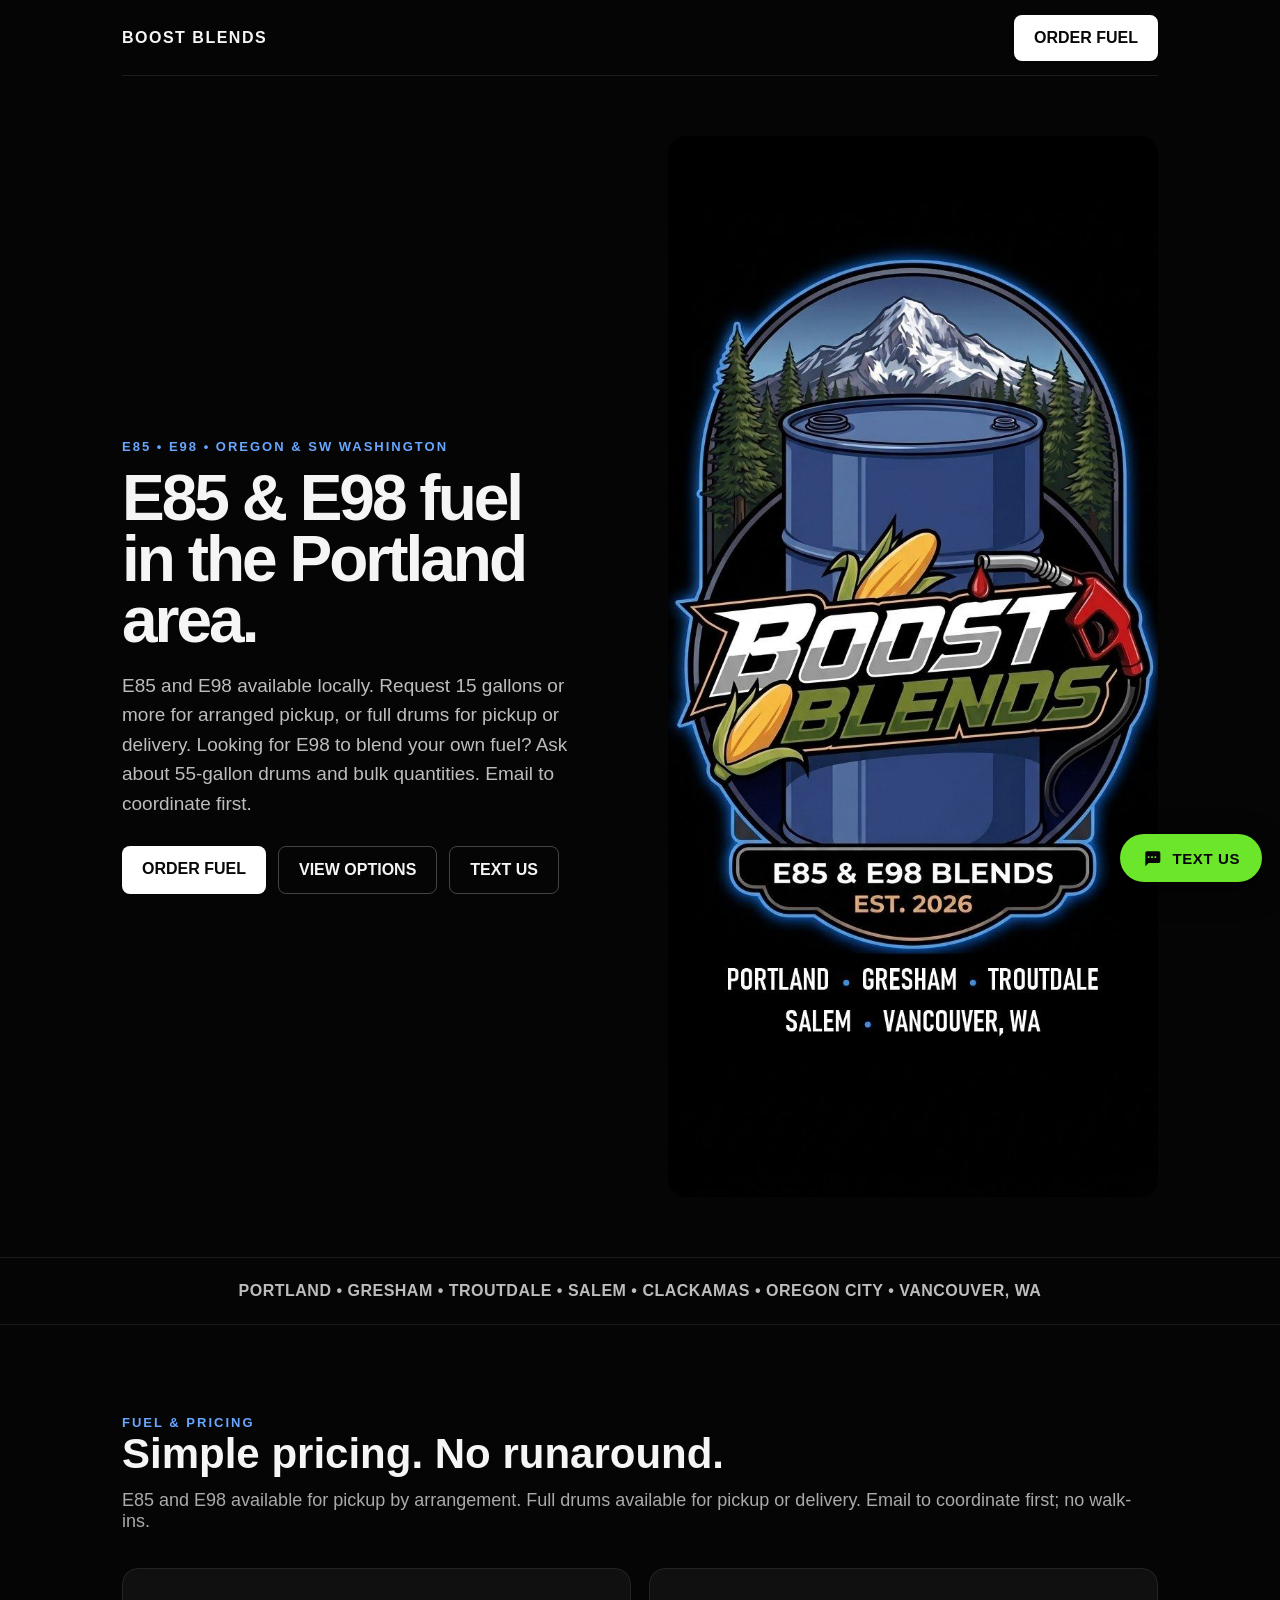
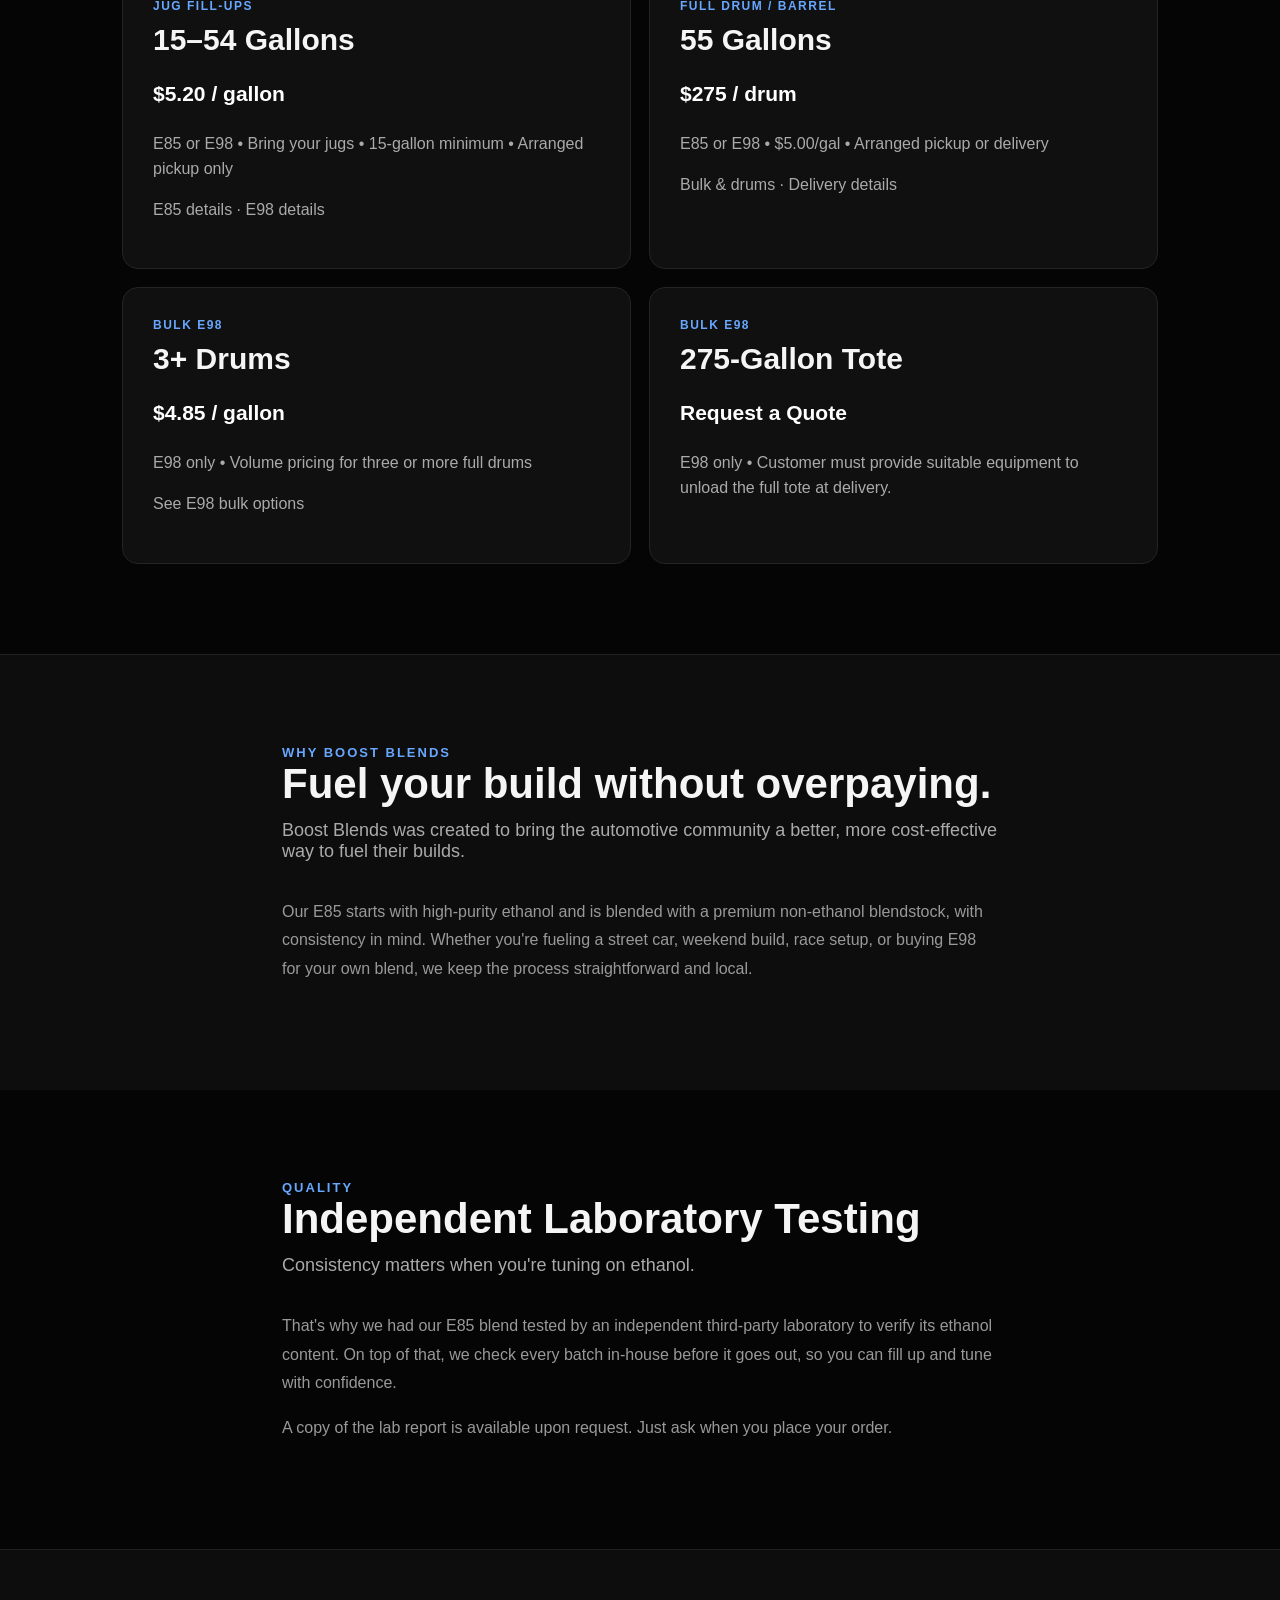
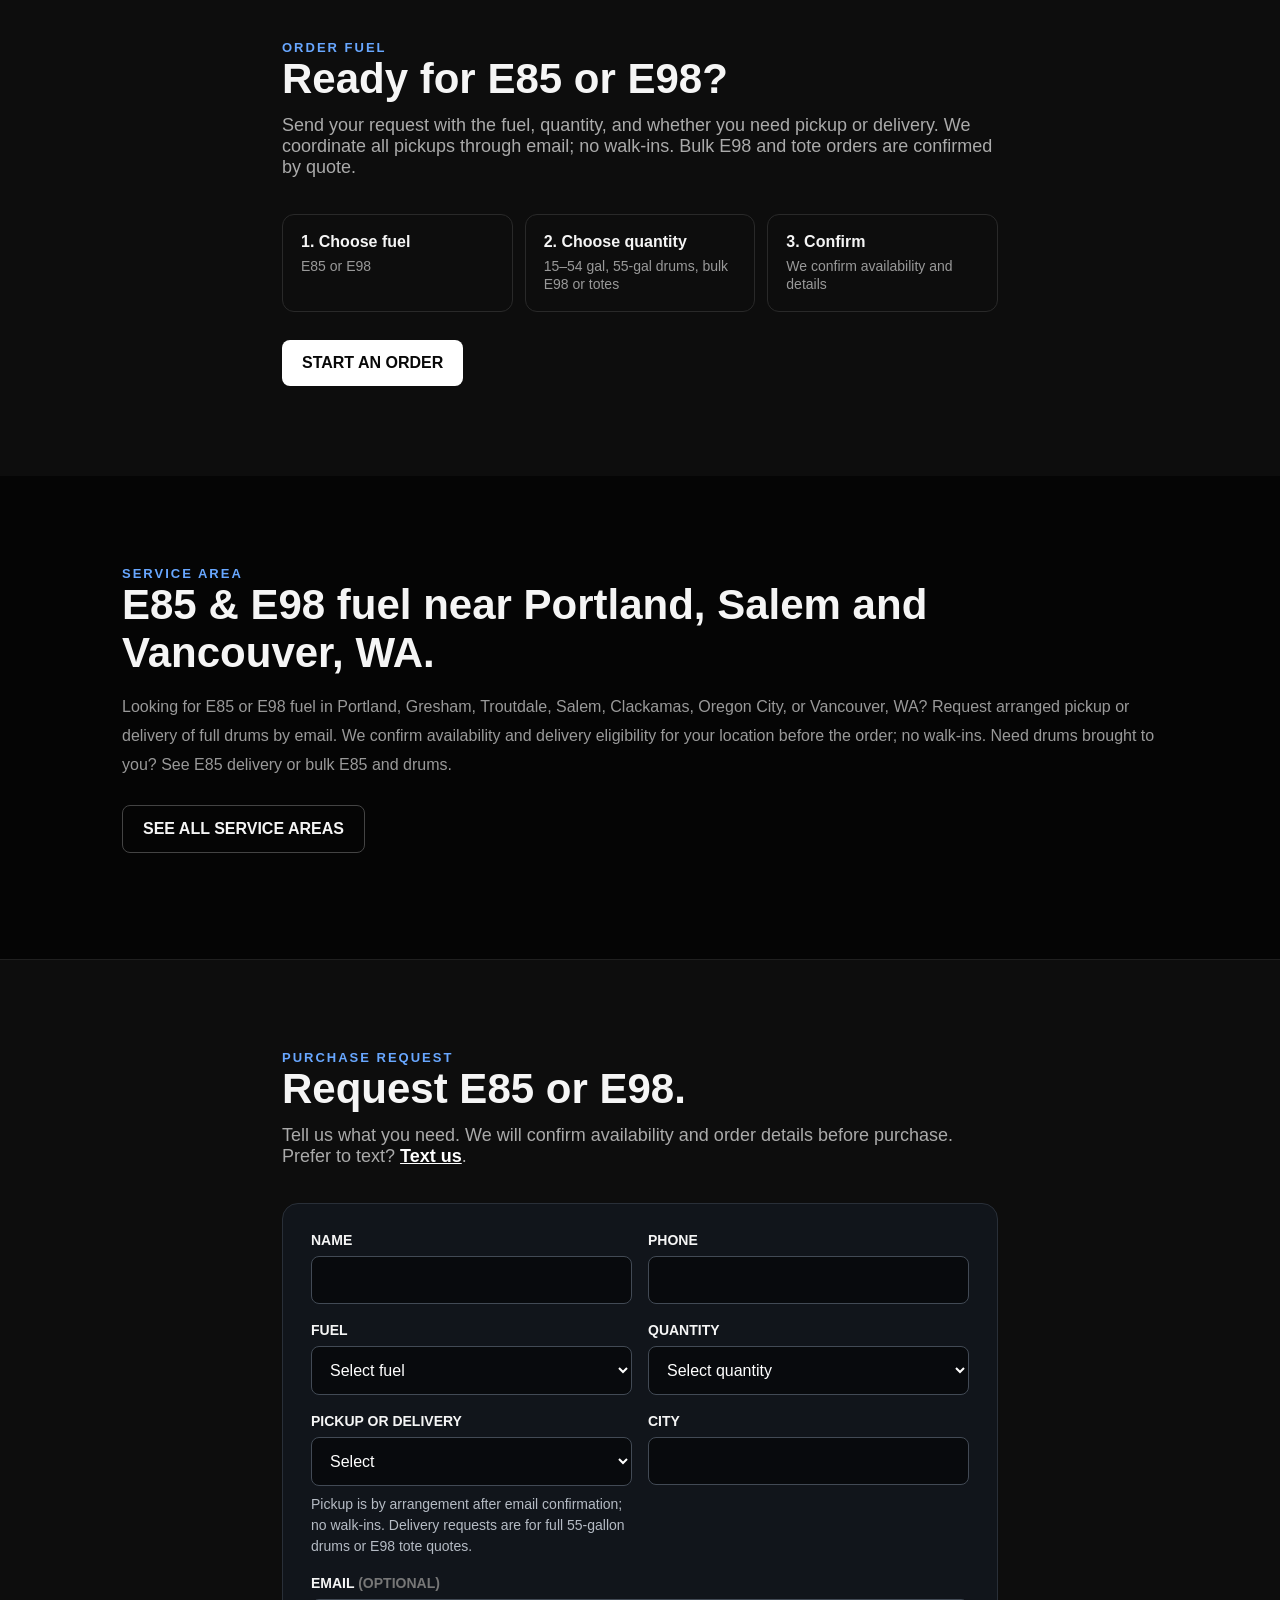
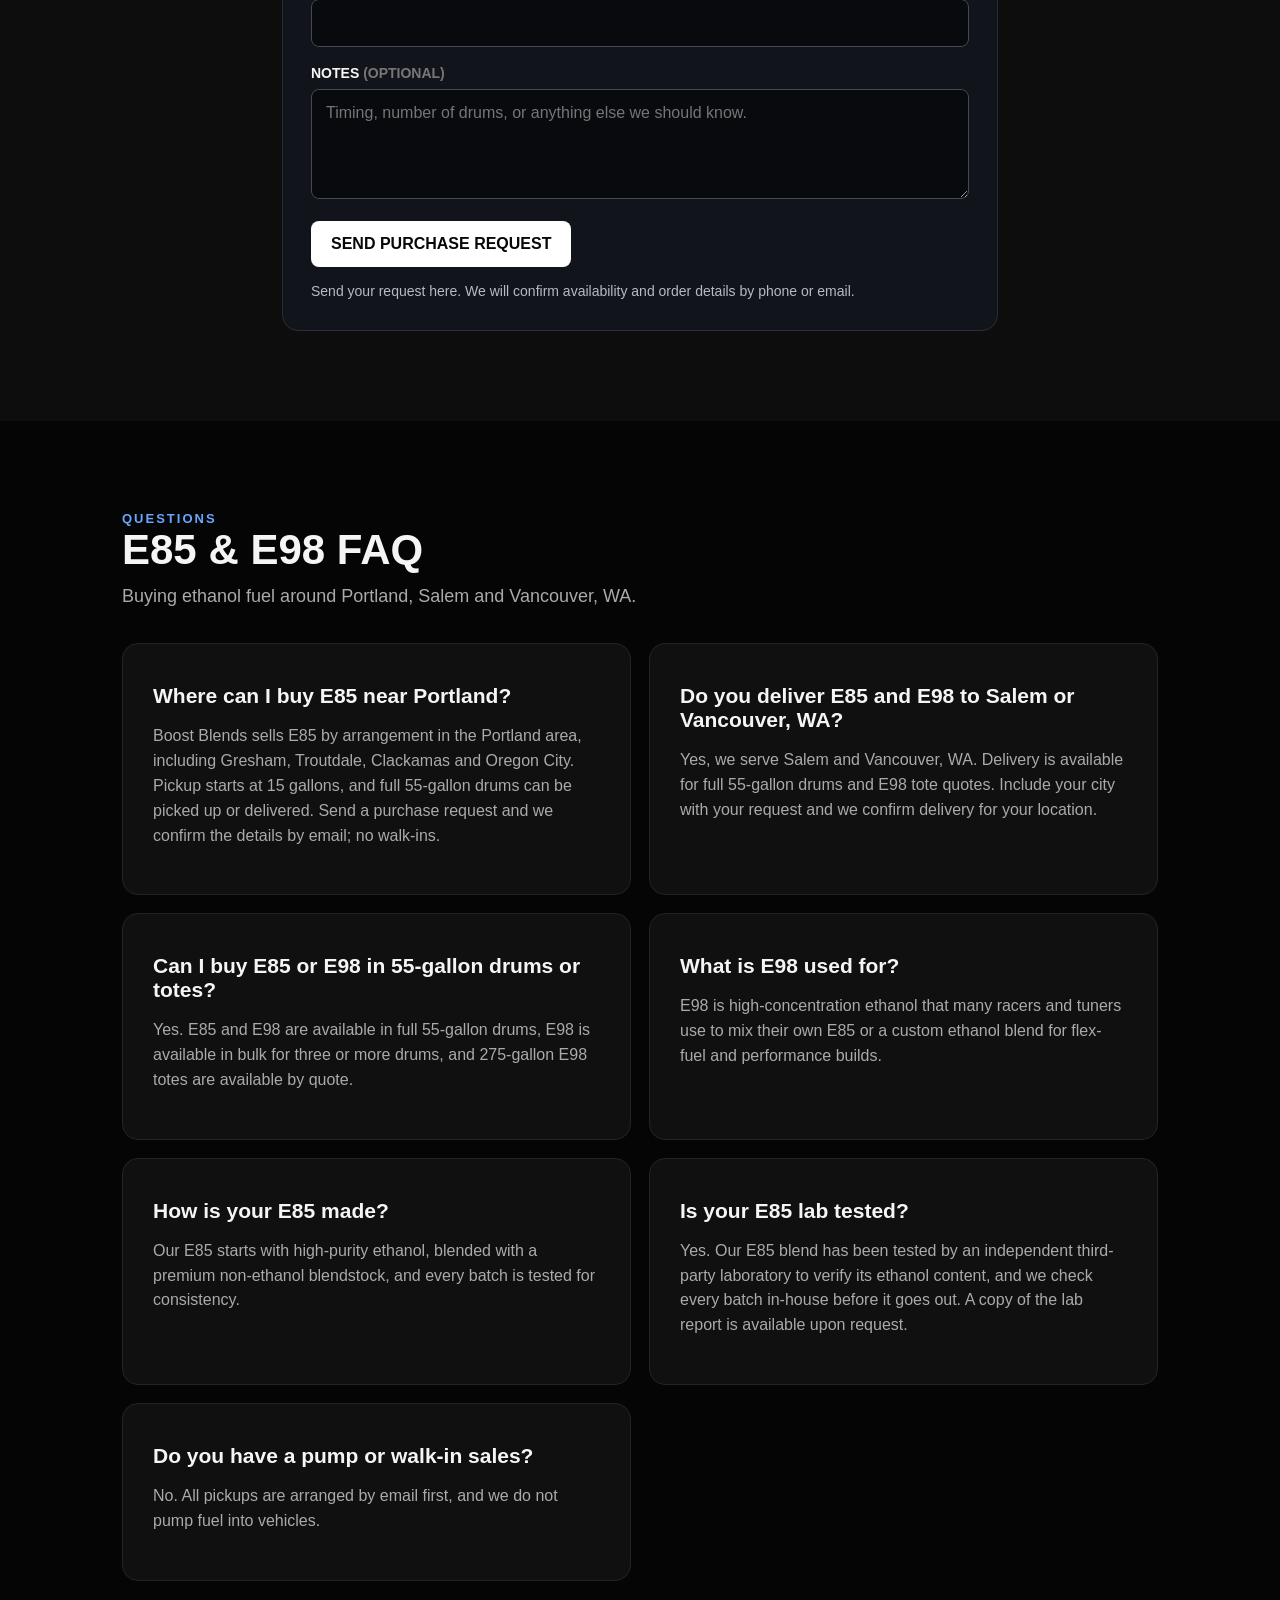
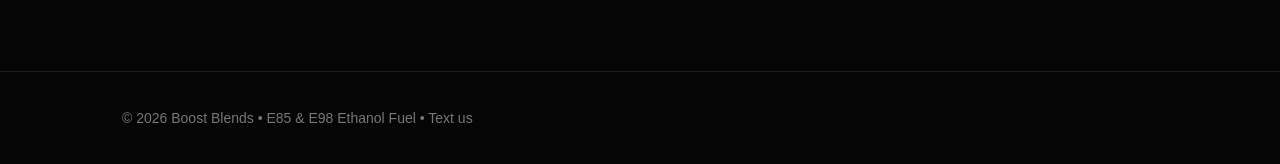
<file: index.html>
<!doctype html><html lang="en"><head><script async src="https://www.googletagmanager.com/gtag/js?id=AW-18477456391"></script><script>window.dataLayer=window.dataLayer||[];function gtag(){dataLayer.push(arguments);}gtag('js',new Date());gtag('config','AW-18477456391');</script><meta charset="utf-8"><meta name="viewport" content="width=device-width,initial-scale=1"><title>E85 & E98 in Portland, Salem & Vancouver WA | Jug Fills & Drums</title><meta name="description" content="Buy E85 and E98 ethanol fuel in Portland, Gresham, Troutdale, Salem and Vancouver, WA. Pickup from 15 gallons, 55-gallon drum delivery, bulk E98 drums and totes. Every batch tested."><link rel="canonical" href="https://boostblendsfuel.com/"><meta property="og:image" content="https://boostblendsfuel.com/og-image.jpg"><meta property="og:image:width" content="1200"><meta property="og:image:height" content="628"><meta name="twitter:card" content="summary_large_image"><meta property="og:type" content="website"><meta property="og:site_name" content="Boost Blends Fuel"><meta property="og:title" content="E85 & E98 Fuel in Portland, Salem & Vancouver WA"><meta property="og:description" content="E85 and E98 ethanol fuel by the gallon, drum or tote. Arranged pickup and drum delivery around Portland, Salem and Vancouver, WA."><meta property="og:url" content="https://boostblendsfuel.com/"><script type="application/ld+json">[{"@context":"https://schema.org","@type":"LocalBusiness","@id":"https://boostblendsfuel.com/#business","name":"Boost Blends","alternateName":"Boost Blends Fuel","description":"E85 and E98 ethanol fuel supplier serving the Portland, Oregon metro area, Salem and Vancouver, WA, with arranged pickup, 55-gallon drum delivery and bulk E98.","url":"https://boostblendsfuel.com/","email":"orders@boostblendsfuel.com","telephone":"+1-971-202-1317","priceRange":"$$","areaServed":["Portland, OR","Gresham, OR","Troutdale, OR","Salem, OR","Clackamas, OR","Oregon City, OR","Vancouver, WA"],"knowsAbout":["E85","E98","ethanol fuel","flex fuel","race fuel"]},{"@context":"https://schema.org","@type":"FAQPage","mainEntity":[{"@type":"Question","name":"Where can I buy E85 near Portland?","acceptedAnswer":{"@type":"Answer","text":"Boost Blends sells E85 by arrangement in the Portland area, including Gresham, Troutdale, Clackamas and Oregon City. Pickup starts at 15 gallons, and full 55-gallon drums can be picked up or delivered. Send a purchase request and we confirm the details by email; no walk-ins."}},{"@type":"Question","name":"Do you deliver E85 and E98 to Salem or Vancouver, WA?","acceptedAnswer":{"@type":"Answer","text":"Yes, we serve Salem and Vancouver, WA. Delivery is available for full 55-gallon drums and E98 tote quotes. Include your city with your request and we confirm delivery for your location."}},{"@type":"Question","name":"Can I buy E85 or E98 in 55-gallon drums or totes?","acceptedAnswer":{"@type":"Answer","text":"Yes. E85 and E98 are available in full 55-gallon drums, E98 is available in bulk for three or more drums, and 275-gallon E98 totes are available by quote."}},{"@type":"Question","name":"What is E98 used for?","acceptedAnswer":{"@type":"Answer","text":"E98 is high-concentration ethanol that many racers and tuners use to mix their own E85 or a custom ethanol blend for flex-fuel and performance builds."}},{"@type":"Question","name":"How is your E85 made?","acceptedAnswer":{"@type":"Answer","text":"Our E85 starts with high-purity ethanol, blended with a premium non-ethanol blendstock, and every batch is tested for consistency."}},{"@type":"Question","name":"Is your E85 lab tested?","acceptedAnswer":{"@type":"Answer","text":"Yes. Our E85 blend has been tested by an independent third-party laboratory to verify its ethanol content, and we check every batch in-house before it goes out. A copy of the lab report is available upon request."}},{"@type":"Question","name":"Do you have a pump or walk-in sales?","acceptedAnswer":{"@type":"Answer","text":"No. All pickups are arranged by email first, and we do not pump fuel into vehicles."}}]}]</script><style>
*{box-sizing:border-box}html{scroll-behavior:smooth}body{margin:0;background:#050505;color:#f5f5f5;font-family:Arial,Helvetica,sans-serif}a{color:inherit;text-decoration:none}.wrap{max-width:1080px;margin:auto;padding:0 22px}.nav{height:76px;display:flex;align-items:center;justify-content:space-between;border-bottom:1px solid #1d1d1d}.brand{font-weight:900;letter-spacing:1.5px}.nav a.btn,.btn{background:#fff;color:#080808;padding:14px 20px;border-radius:8px;font-weight:900;display:inline-block}.hero{min-height:720px;display:grid;grid-template-columns:1fr 1fr;gap:55px;align-items:center;padding:60px 0}.hero img{width:100%;max-width:490px;display:block;margin:auto;border-radius:18px}.eyebrow{color:#68a7ff;font-size:13px;font-weight:900;letter-spacing:2px;text-transform:uppercase}.hero h1{font-size:64px;line-height:.95;margin:14px 0 20px;letter-spacing:-3px}.hero p{font-size:19px;line-height:1.55;color:#bdbdbd;max-width:540px}.actions{display:flex;gap:12px;margin-top:28px}.ghost{border:1px solid #444;padding:14px 20px;border-radius:8px;font-weight:800}.strip{border-top:1px solid #1b1b1b;border-bottom:1px solid #1b1b1b;padding:24px 0;text-align:center;color:#bdbdbd;font-weight:800;letter-spacing:.5px}.section{padding:90px 0}.section h2{font-size:42px;margin:0 0 12px}.lead{color:#aaa;font-size:18px;margin:0 0 36px}.grid{display:grid;grid-template-columns:1fr 1fr;gap:18px}.card{background:#101010;border:1px solid #242424;border-radius:16px;padding:30px}.card .tag{font-size:12px;color:#68a7ff;font-weight:900;letter-spacing:1.5px}.card h3{font-size:30px;margin:10px 0}.card p{color:#aaa;line-height:1.55}.big{font-size:21px;font-weight:900;color:#fff!important}.order{background:#0d0d0d;border-top:1px solid #202020}.orderbox{max-width:760px}.steps{display:grid;grid-template-columns:repeat(3,1fr);gap:12px;margin:28px 0}.step{border:1px solid #292929;border-radius:12px;padding:18px}.step b{display:block;margin-bottom:6px}.step span{color:#999;font-size:14px}.area{color:#999;line-height:1.8}.footer{padding:38px 0;border-top:1px solid #1d1d1d;color:#777;font-size:14px}.sale{display:none}.promo-on .was{text-decoration:line-through;text-decoration-color:#e3141b;text-decoration-thickness:3px;color:#777;margin-right:10px}.promo-on .sale{display:inline;color:#6be62a}.note{font-size:13px;color:#777;margin-top:24px}@media(max-width:760px){.hero{grid-template-columns:1fr;min-height:auto;padding:35px 0 65px;gap:30px}.hero img{max-width:360px}.hero h1{font-size:48px}.hero .copy{order:1}.hero .art{order:2}.grid,.steps{grid-template-columns:1fr}.nav{height:66px}.nav .brand{font-size:14px}.section{padding:65px 0}.section h2{font-size:34px}.actions{flex-direction:column}.actions a{text-align:center}}

  #request form{background:#11151b;border:1px solid #292f38;border-radius:16px;padding:28px}
  #request .row{display:grid;grid-template-columns:1fr 1fr;gap:16px}
  #request .field{margin-bottom:18px}
  #request label{display:block;font-size:14px;font-weight:800;margin-bottom:8px}
  #request input,#request select,#request textarea{width:100%;background:#080a0d;color:#fff;border:1px solid #424a55;border-radius:8px;padding:14px;font:inherit}
  #request textarea{min-height:110px;resize:vertical}
  #request input:focus-visible,#request select:focus-visible,#request textarea:focus-visible{outline:2px solid #68a7ff;outline-offset:2px}
  #request .hint{font-size:14px;color:#b5bbc4;margin-top:8px;line-height:1.5}
  #request button.btn{border:0;cursor:pointer;font-size:16px}
  @media(max-width:650px){#request .row{grid-template-columns:1fr}#request form{padding:20px}}
  </style><style>.textbar{position:fixed;z-index:60;right:18px;bottom:18px;display:flex;align-items:center;justify-content:center;gap:10px;background:#6be62a;color:#050505;font-weight:900;font-size:15px;letter-spacing:.6px;padding:14px 22px;border-radius:999px;text-decoration:none;box-shadow:0 8px 28px rgba(0,0,0,.5)}.textbar:hover{background:#7ff53c}.textbar svg{width:20px;height:20px;flex:none}@media(max-width:700px){.textbar{left:12px;right:12px;bottom:calc(12px + env(safe-area-inset-bottom));padding:15px 18px;font-size:16px}body{padding-bottom:84px}}</style></head><body><a id="promoBar" href="#promo" style="display:block;background:#e3141b;color:#fff;text-align:center;font-weight:900;font-size:14px;letter-spacing:.5px;padding:10px 16px">BULK DISCOUNT FOR EVERYONE: $4.65/GAL E85 &amp; E98 &middot; NOW THROUGH NOV 22 &rarr;</a><div class="wrap"><nav class="nav"><div class="brand">BOOST BLENDS</div><a class="btn" href="#order">ORDER FUEL</a></nav><main class="hero"><div class="copy"><div class="eyebrow">E85 • E98 • Oregon & SW Washington</div><h1>E85 &amp; E98 fuel<br>in the Portland area.</h1><p>E85 and E98 available locally. Request 15 gallons or more for arranged pickup, or full drums for pickup or delivery. Looking for E98 to blend your own fuel? Ask about 55-gallon drums and bulk quantities. Email to coordinate first.</p><div class="actions"><a class="btn" href="#order">ORDER FUEL</a><a class="ghost" href="#options">VIEW OPTIONS</a><a class="ghost" href="sms:+19712021317">TEXT US</a></div></div><div class="art"><img src="/hero.jpg" width="704" height="1525" style="height:auto" fetchpriority="high" alt="Boost Blends fuel drum logo with Portland, Gresham, Troutdale, Salem and Vancouver, WA"></div></main></div><div class="strip">PORTLAND • GRESHAM • TROUTDALE • SALEM • CLACKAMAS • OREGON CITY • VANCOUVER, WA</div><section id="promo" class="promo" data-ends="2026-11-23T00:00:00-08:00"><style>
  .promo{padding:70px 0;background:radial-gradient(ellipse at top,#1a0606 0%,#050505 70%);border-bottom:1px solid #1b1b1b;text-align:center}
  .promo .eyebrow{color:#ff4d4d}
  .promo h2{font-size:54px;line-height:1;margin:14px 0 6px;letter-spacing:-2px;font-style:italic;text-transform:uppercase}
  .promo h2 span{color:#6be62a}
  .promo .price{display:inline-block;background:#e3141b;color:#fff;font-weight:900;font-size:64px;line-height:1;padding:12px 28px;border-radius:12px;margin:22px 0 10px;letter-spacing:-2px}
  .promo .price small{font-size:24px;letter-spacing:0}
  .promo .fuels{font-weight:900;font-size:28px;font-style:italic;margin-bottom:26px}
  .promo .fuels .e85{color:#6be62a}.promo .fuels .e98{color:#3f8cff}
  .promo .perks{display:grid;grid-template-columns:repeat(4,1fr);gap:12px;max-width:860px;margin:0 auto 28px}
  .promo .perk{border:1px solid #292929;border-radius:12px;padding:16px 10px;background:#0d0d0d;font-weight:800;font-size:14px;color:#ddd}
  .promo .perk:before{content:"\2713";display:block;color:#6be62a;font-size:20px;margin-bottom:4px}
  .promo .ends{font-weight:900;font-size:20px;text-transform:uppercase;margin:0 0 6px}
  .promo .ends b{color:#ff4d4d}
  .promo .countdown{color:#aaa;font-size:15px;margin:0 0 6px}
  .promo .holiday{color:#aaa;font-size:15px;margin:0 0 26px}
  @media(max-width:760px){.promo{padding:55px 0}.promo h2{font-size:40px}.promo .price{font-size:48px}.promo .perks{grid-template-columns:1fr 1fr}}
  </style><div class="wrap"><div class="eyebrow">Limited-time promotion</div><h2>We're giving everyone our <span>bulk discount</span></h2><div class="price">$4.65<small>/gal</small></div><div class="fuels"><span class="e85">E85</span> &amp; <span class="e98">E98</span></div><div class="perks"><div class="perk">Tested every batch</div><div class="perk">Clean, reliable fuel</div><div class="perk">Local pickup &amp; delivery</div><div class="perk">Barrels &amp; totes available</div></div><p class="ends">Now through <b>November 22</b></p><p class="countdown" id="promoCountdown"></p><p class="holiday">Stay tuned for holiday deals after!</p><a class="btn" href="#request">CLAIM $4.65/GAL</a></div><script>
(function(){
  const promo=document.getElementById('promo');
  const end=new Date(promo.dataset.ends);
  const out=document.getElementById('promoCountdown');
  function tick(){
    const ms=end-new Date();
    if(ms<=0){document.body.classList.remove('promo-on');promo.remove();const bar=document.getElementById('promoBar');if(bar)bar.remove();return;}
    document.body.classList.add('promo-on');const d=Math.floor(ms/864e5),h=Math.floor(ms/36e5)%24;
    out.textContent=d+' day'+(d===1?'':'s')+', '+h+' hr left at this price';
    setTimeout(tick,60000);
  }
  tick();
})();
</script></section><section id="options" class="section"><div class="wrap"><div class="eyebrow">Fuel & Pricing</div><h2>Simple pricing. No runaround.</h2><p class="lead">E85 and E98 available for pickup by arrangement. Full drums available for pickup or delivery. Email to coordinate first; no walk-ins.</p><div class="grid"><div class="card"><div class="tag">JUG FILL-UPS</div><h3>15–54 Gallons</h3><p class="big"><span class="was">$5.20</span><span class="sale">$4.65</span> / gallon</p><p>E85 or E98 • Bring your jugs • 15-gallon minimum • Arranged pickup only</p><p><a href="/e85.html">E85 details</a> · <a href="/e98.html">E98 details</a></p></div><div class="card"><div class="tag">FULL DRUM / BARREL</div><h3>55 Gallons</h3><p class="big"><span class="was">$275</span><span class="sale">$255.75</span> / drum</p><p>E85 or E98 • <span class="was">$5.00</span><span class="sale">$4.65</span>/gal • Arranged pickup or delivery</p><p><a href="/bulk-e85.html">Bulk &amp; drums</a> · <a href="/e85-delivery.html">Delivery details</a></p></div><div class="card"><div class="tag">BULK E98</div><h3>3+ Drums</h3><p class="big"><span class="was">$4.85</span><span class="sale">$4.65</span> / gallon</p><p>E98 only • Volume pricing for three or more full drums</p><p><a href="/e98.html">See E98 bulk options</a></p></div><div class="card"><div class="tag">BULK E98</div><h3>275-Gallon Tote</h3><p class="big">Request a Quote</p><p>E98 only • Customer must provide suitable equipment to unload the full tote at delivery.</p></div></div></div></section><section id="info" class="section order"><div class="wrap orderbox"><div class="eyebrow">Why Boost Blends</div><h2>Fuel your build without overpaying.</h2><p class="lead">Boost Blends was created to bring the automotive community a better, more cost-effective way to fuel their builds.</p><p class="area">Our E85 starts with high-purity ethanol and is blended with a premium non-ethanol blendstock, with consistency in mind. Whether you're fueling a street car, weekend build, race setup, or buying E98 for your own blend, we keep the process straightforward and local.</p></div></section><section id="lab" class="section"><div class="wrap orderbox"><div class="eyebrow">Quality</div><h2>Independent Laboratory Testing</h2><p class="lead">Consistency matters when you're tuning on ethanol.</p><p class="area">That's why we had our E85 blend tested by an independent third-party laboratory to verify its ethanol content. On top of that, we check every batch in-house before it goes out, so you can fill up and tune with confidence.</p><p class="area">A copy of the lab report is available upon request. Just ask when you place your order.</p></div></section><section id="order" class="section order"><div class="wrap orderbox"><div class="eyebrow">Order fuel</div><h2>Ready for E85 or E98?</h2><p class="lead">Send your request with the fuel, quantity, and whether you need pickup or delivery. We coordinate all pickups through email; no walk-ins. Bulk E98 and tote orders are confirmed by quote.</p><div class="steps"><div class="step"><b>1. Choose fuel</b><span>E85 or E98</span></div><div class="step"><b>2. Choose quantity</b><span>15–54 gal, 55-gal drums, bulk E98 or totes</span></div><div class="step"><b>3. Confirm</b><span>We confirm availability and details</span></div></div><a class="btn" href="#request">START AN ORDER</a></div></section><section class="section"><div class="wrap"><div class="eyebrow">Service area</div><h2>E85 &amp; E98 fuel near Portland, Salem and Vancouver, WA.</h2><p class="area">Looking for E85 or E98 fuel in <a href="/e85-portland.html">Portland</a>, <a href="/e85-gresham.html">Gresham</a>, <a href="/e85-troutdale.html">Troutdale</a>, <a href="/e85-salem.html">Salem</a>, <a href="/e85-clackamas.html">Clackamas</a>, <a href="/e85-oregon-city.html">Oregon City</a>, or <a href="/e85-vancouver-wa.html">Vancouver, WA</a>? Request arranged pickup or delivery of full drums by email. We confirm availability and delivery eligibility for your location before the order; no walk-ins. Need drums brought to you? See <a href="/e85-delivery.html">E85 delivery</a> or <a href="/bulk-e85.html">bulk E85 and drums</a>.</p><p><a class="ghost" style="display:inline-block;margin-top:10px" href="/areas.html">SEE ALL SERVICE AREAS</a></p></div></section><section id="request" class="section order"><div class="wrap orderbox"><div class="eyebrow">Purchase request</div><h2>Request E85 or E98.</h2><p class="lead">Tell us what you need. We will confirm availability and order details before purchase. Prefer to text? <a href="sms:+19712021317" style="color:#fff;font-weight:800;text-decoration:underline">Text us</a>.</p><form id="requestForm" action="https://formsubmit.co/ajax/orders@boostblendsfuel.com" method="POST"><input type="hidden" name="_subject" value="Boost Blends purchase request"><input type="hidden" name="_template" value="table"><input type="text" name="_honey" tabindex="-1" autocomplete="off" aria-hidden="true" style="position:absolute;left:-9999px"><div class="row"><div class="field"><label for="name">NAME</label><input id="name" name="name" autocomplete="name" required></div><div class="field"><label for="phone">PHONE</label><input id="phone" name="phone" type="tel" autocomplete="tel" required></div></div><div class="row"><div class="field"><label for="fuel">FUEL</label><select id="fuel" name="fuel" required><option value="">Select fuel</option><option>E85</option><option>E98</option></select></div><div class="field"><label for="qty">QUANTITY</label><select id="qty" name="quantity" required><option value="">Select quantity</option><option>15 gallons</option><option>20 gallons</option><option>25 gallons</option><option>30 gallons</option><option>35 gallons</option><option>40 gallons</option><option>45 gallons</option><option>50 gallons</option><option>1 × 55-gallon drum</option><option>2 × 55-gallon drums</option><option>3 × 55-gallon drums</option><option>4+ × 55-gallon drums</option><option>275-gallon E98 tote — quote</option></select></div></div><div class="row"><div class="field"><label for="method">PICKUP OR DELIVERY</label><select id="method" name="method" required><option value="">Select</option><option>Pickup by arrangement</option><option>Delivery — full drums only</option></select><div class="hint">Pickup is by arrangement after email confirmation; no walk-ins. Delivery requests are for full 55-gallon drums or E98 tote quotes.</div></div><div class="field"><label for="city">CITY</label><input id="city" name="city" autocomplete="address-level2" required></div></div><div class="field"><label for="email">EMAIL <span style="color:#777">(OPTIONAL)</span></label><input id="email" name="email" type="email" autocomplete="email"></div><div class="field"><label for="notes">NOTES <span style="color:#777">(OPTIONAL)</span></label><textarea id="notes" name="notes" placeholder="Timing, number of drums, or anything else we should know."></textarea></div><button class="btn" type="submit">SEND PURCHASE REQUEST</button><p id="requestStatus" role="status" aria-live="polite" class="hint" style="margin-top:12px"></p><div class="hint" style="margin-top:12px">Send your request here. We will confirm availability and order details by phone or email.</div></form></div></section><section id="faq" class="section"><div class="wrap"><div class="eyebrow">Questions</div><h2>E85 &amp; E98 FAQ</h2><p class="lead">Buying ethanol fuel around Portland, Salem and Vancouver, WA.</p><div class="grid"><div class="card"><h3 style="font-size:21px">Where can I buy E85 near Portland?</h3><p>Boost Blends sells E85 by arrangement in the Portland area, including Gresham, Troutdale, Clackamas and Oregon City. Pickup starts at 15 gallons, and full 55-gallon drums can be picked up or delivered. Send a purchase request and we confirm the details by email; no walk-ins.</p></div><div class="card"><h3 style="font-size:21px">Do you deliver E85 and E98 to Salem or Vancouver, WA?</h3><p>Yes, we serve Salem and Vancouver, WA. Delivery is available for full 55-gallon drums and E98 tote quotes. Include your city with your request and we confirm delivery for your location.</p></div><div class="card"><h3 style="font-size:21px">Can I buy E85 or E98 in 55-gallon drums or totes?</h3><p>Yes. E85 and E98 are available in full 55-gallon drums, E98 is available in bulk for three or more drums, and 275-gallon E98 totes are available by quote.</p></div><div class="card"><h3 style="font-size:21px">What is E98 used for?</h3><p>E98 is high-concentration ethanol that many racers and tuners use to mix their own E85 or a custom ethanol blend for flex-fuel and performance builds.</p></div><div class="card"><h3 style="font-size:21px">How is your E85 made?</h3><p>Our E85 starts with high-purity ethanol, blended with a premium non-ethanol blendstock, and every batch is tested for consistency.</p></div><div class="card"><h3 style="font-size:21px">Is your E85 lab tested?</h3><p>Yes. Our E85 blend has been tested by an independent third-party laboratory to verify its ethanol content, and we check every batch in-house before it goes out. A copy of the lab report is available upon request.</p></div><div class="card"><h3 style="font-size:21px">Do you have a pump or walk-in sales?</h3><p>No. All pickups are arranged by email first, and we do not pump fuel into vehicles.</p></div></div></div></section><footer class="footer"><div class="wrap">© 2026 Boost Blends • E85 & E98 Ethanol Fuel • <a href="sms:+19712021317">Text us</a></div></footer><script>
const form=document.getElementById('requestForm');
const status=document.getElementById('requestStatus');
form.addEventListener('submit',async e=>{
  e.preventDefault();
  if(!form.reportValidity()) return;
  const data=new FormData(form);
  const qty=data.get('quantity')||'';
  const method=data.get('method')||'';
  if(qty.includes('tote')&&data.get('fuel')!=='E98'){status.textContent='Tote quotes are available for E98 only. Please select E98 or a different quantity.';return;}
  if(qty.includes('tote')&&!method.startsWith('Delivery')){status.textContent='For an E98 tote quote, please select delivery.';return;}
  if(method.startsWith('Delivery')&&!qty.includes('55-gallon')&&!qty.includes('tote')){
    status.textContent='Delivery is available for full 55-gallon drums only. Please choose pickup or select a full drum quantity.';
    return;
  }
  const button=form.querySelector('button[type="submit"]');
  button.disabled=true;
  button.textContent='SENDING...';
  status.textContent='Sending your request...';
  try{
    const response=await fetch(form.action,{method:'POST',body:data,headers:{'Accept':'application/json'}});
    const result=await response.json();
    if(!response.ok||result.success===false||result.success==='false') throw new Error('submission failed');
    form.reset();
    if(typeof gtag==='function'){gtag('event','conversion',{'send_to':'AW-18477456391/RnYdCLCz6a8dEIe43upE','value':1.0,'currency':'USD'});}
    status.textContent='Request sent. We will contact you to confirm availability and details.';
  }catch(error){
    status.textContent='Your request could not be sent. Please email orders@boostblendsfuel.com and we will help you.';
  }finally{
    button.disabled=false;
    button.textContent='SEND PURCHASE REQUEST';
  }
});
</script><script>document.addEventListener('click',function(e){var a=e.target.closest&&e.target.closest('a[href^="sms:"]');if(a&&typeof gtag==='function')gtag('event','text_us_click');});</script><a class="textbar" href="sms:+19712021317" aria-label="Text Boost Blends"><svg viewBox="0 0 24 24" fill="currentColor" aria-hidden="true"><path d="M4 4h16a2 2 0 0 1 2 2v10a2 2 0 0 1-2 2H8l-4 4V6a2 2 0 0 1 2-2zm3 6v2h2v-2H7zm4 0v2h2v-2h-2zm4 0v2h2v-2h-2z"/></svg>TEXT US</a></body></html>
</file>
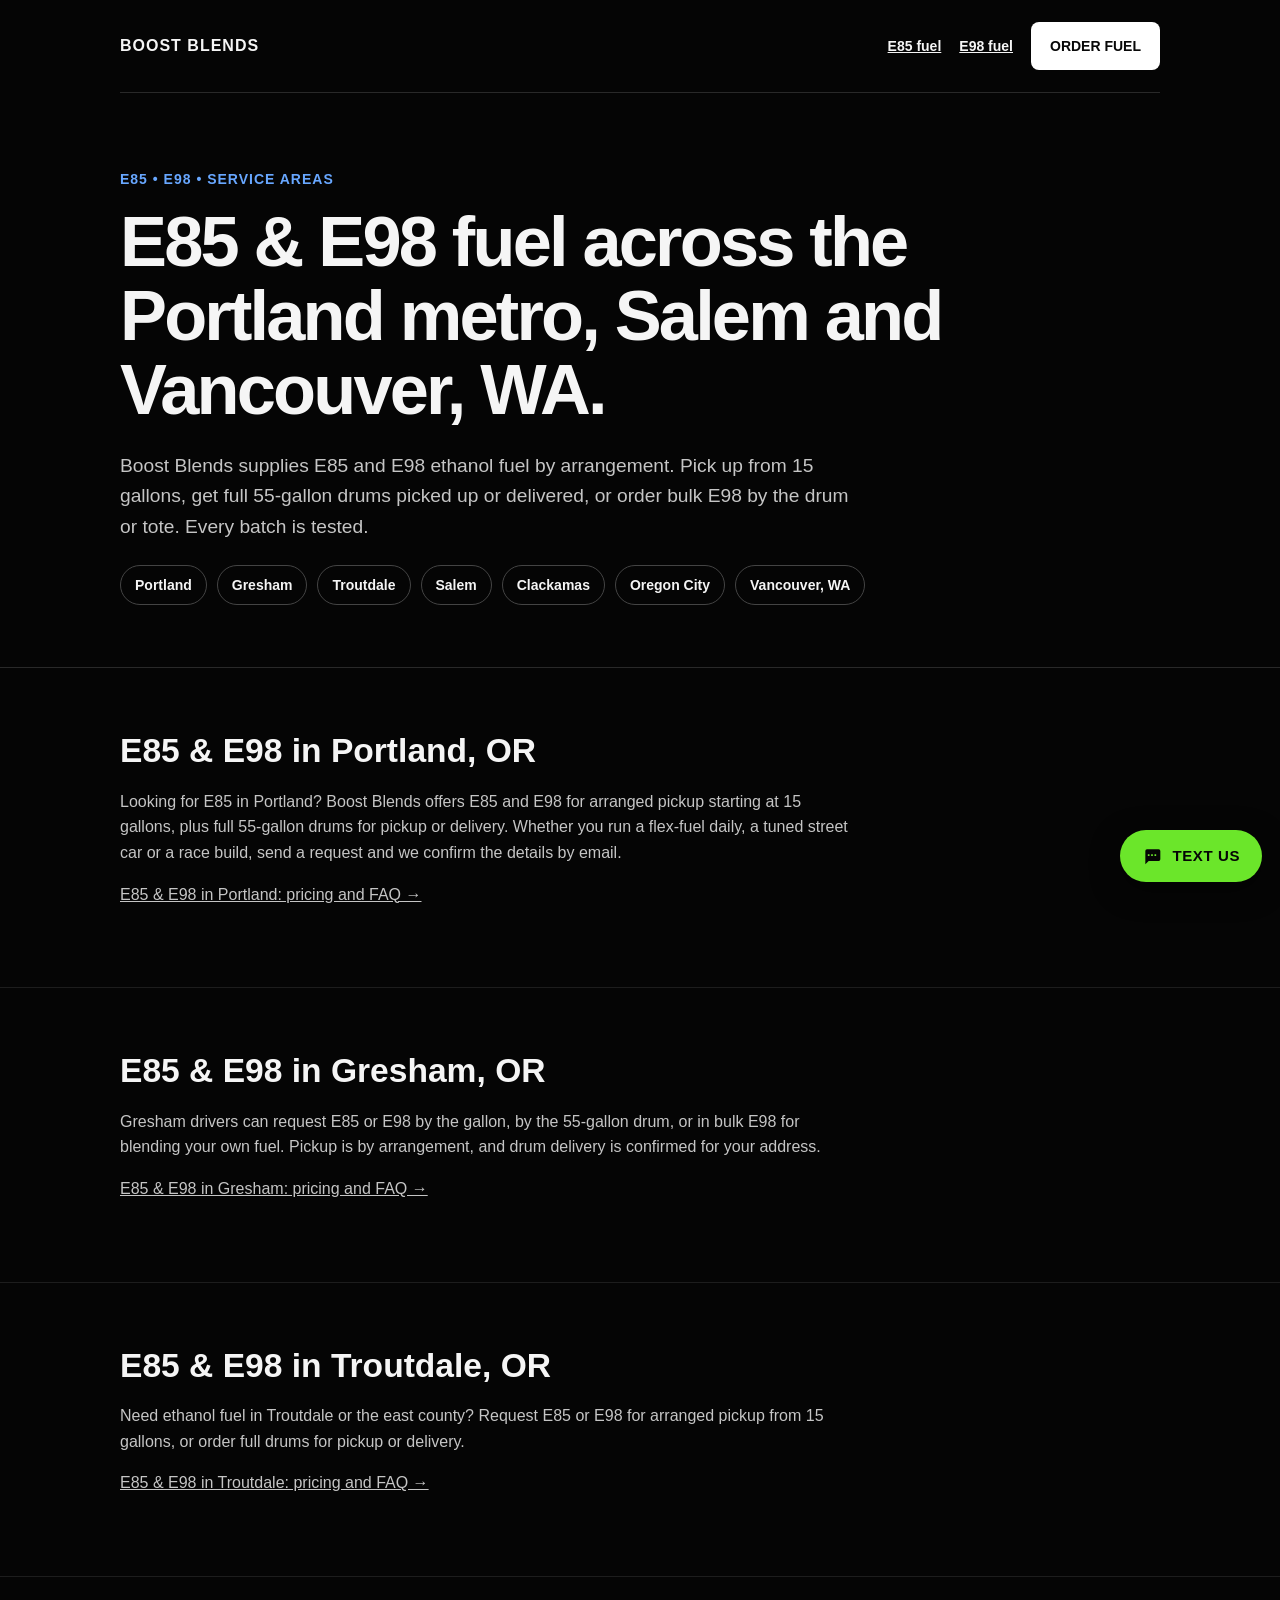
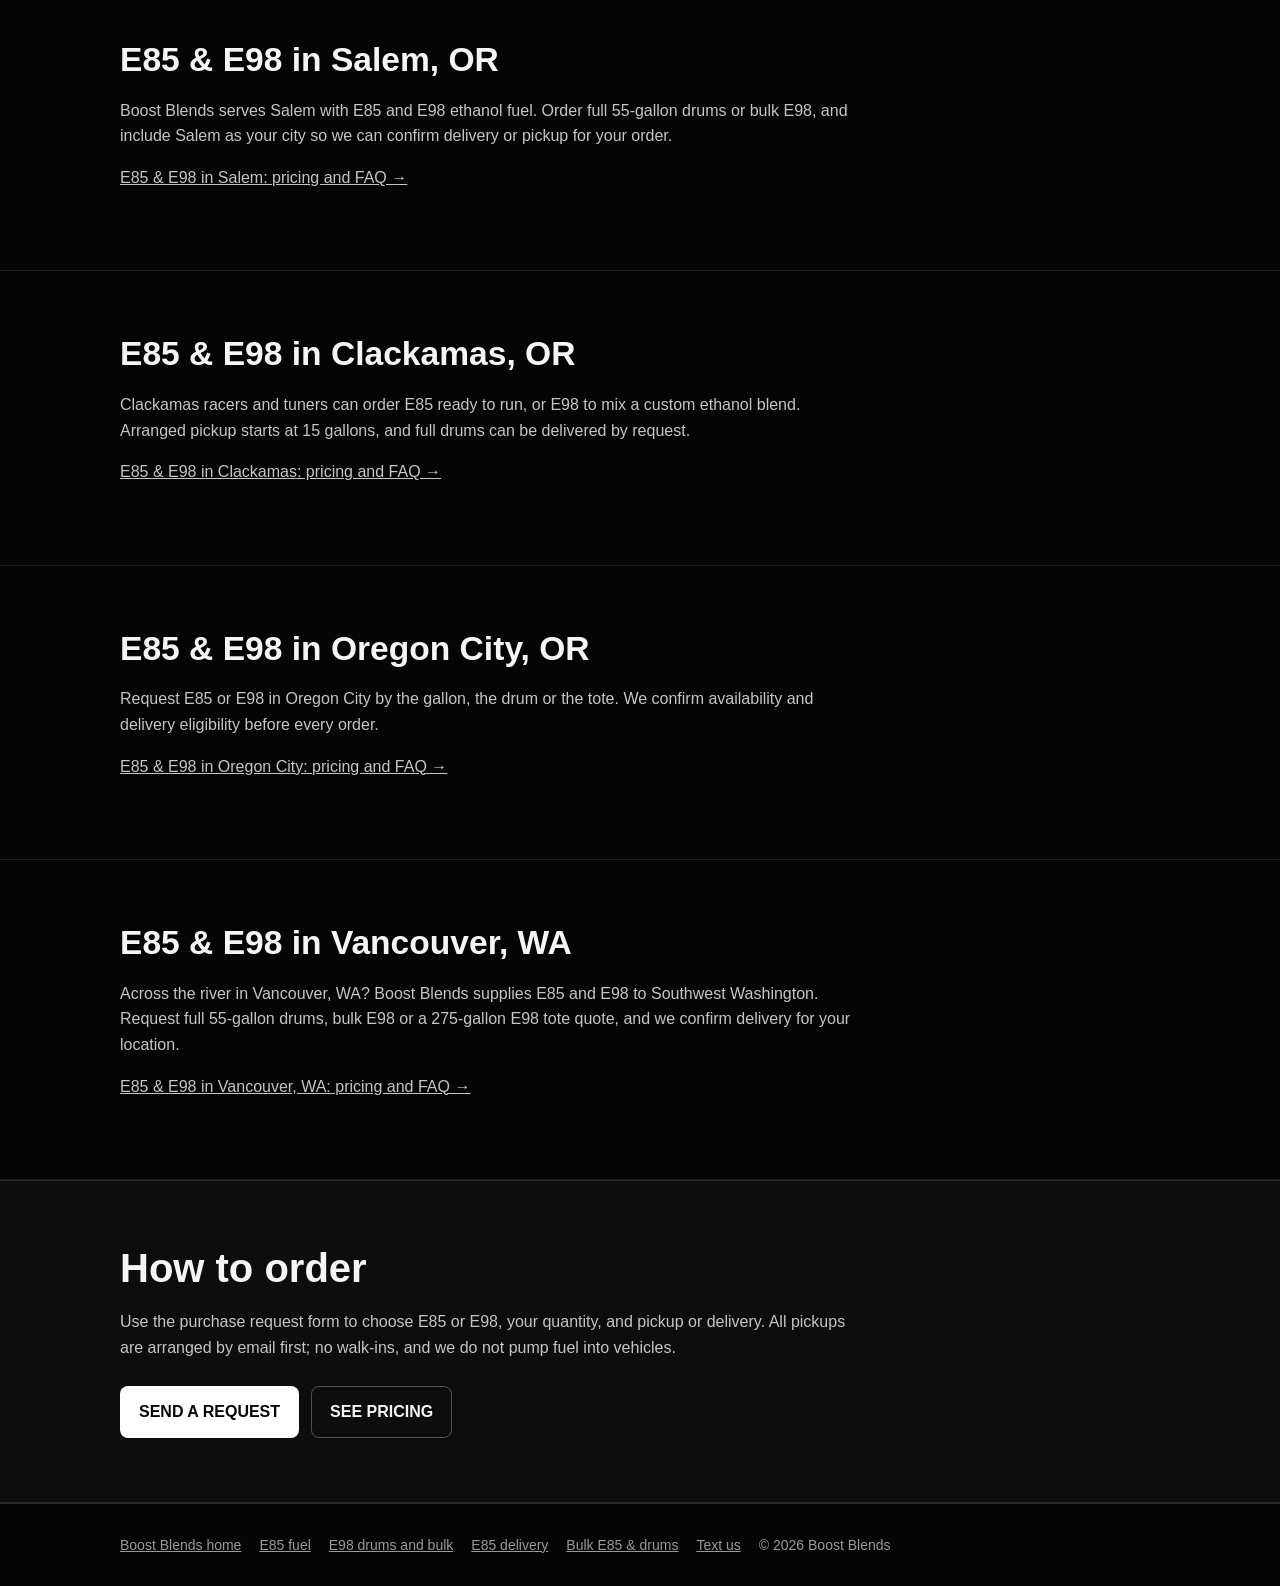
<file: areas.html>
<!doctype html><html lang="en"><head><script async src="https://www.googletagmanager.com/gtag/js?id=AW-18477456391"></script><script>window.dataLayer=window.dataLayer||[];function gtag(){dataLayer.push(arguments);}gtag('js',new Date());gtag('config','AW-18477456391');</script><meta charset="utf-8"><meta name="viewport" content="width=device-width,initial-scale=1"><title>E85 &amp; E98 Near Portland, Gresham, Troutdale, Salem &amp; Vancouver WA | Boost Blends</title><meta name="description" content="Where to buy E85 and E98 ethanol fuel in Portland, Gresham, Troutdale, Salem, Clackamas, Oregon City and Vancouver, WA. Arranged pickup from 15 gallons and 55-gallon drum delivery."><link rel="canonical" href="https://boostblendsfuel.com/areas.html"><meta property="og:type" content="website"><meta property="og:site_name" content="Boost Blends Fuel"><meta property="og:title" content="E85 &amp; E98 Near Portland, Gresham, Troutdale, Salem &amp; Vancouver WA | Boost Blends"><meta property="og:description" content="Where to buy E85 and E98 ethanol fuel in Portland, Gresham, Troutdale, Salem, Clackamas, Oregon City and Vancouver, WA. Arranged pickup from 15 gallons and 55-gallon drum delivery."><meta property="og:url" content="https://boostblendsfuel.com/areas.html"><meta property="og:image" content="https://boostblendsfuel.com/og-image.jpg"><meta property="og:image:width" content="1200"><meta property="og:image:height" content="628"><meta name="twitter:card" content="summary_large_image"><link rel="stylesheet" href="/product.css"><script type="application/ld+json">{"@context":"https://schema.org","@type":"WebPage","name":"E85 & E98 service areas","url":"https://boostblendsfuel.com/areas.html","about":{"@id":"https://boostblendsfuel.com/#business"},"mentions":[{"@type":"City","name":"Portland, OR"},{"@type":"City","name":"Gresham, OR"},{"@type":"City","name":"Troutdale, OR"},{"@type":"City","name":"Salem, OR"},{"@type":"City","name":"Clackamas, OR"},{"@type":"City","name":"Oregon City, OR"},{"@type":"City","name":"Vancouver, WA"}]}</script><style>.cities{display:flex;flex-wrap:wrap;gap:10px;margin-top:22px}.cities a{border:1px solid #444;border-radius:999px;padding:8px 14px;font-weight:800;font-size:14px;text-decoration:none}.city h2{font-size:clamp(1.6rem,3.4vw,2.1rem)}.city{border-bottom:1px solid #1d1d1d}</style><style>.textbar{position:fixed;z-index:60;right:18px;bottom:18px;display:flex;align-items:center;justify-content:center;gap:10px;background:#6be62a;color:#050505;font-weight:900;font-size:15px;letter-spacing:.6px;padding:14px 22px;border-radius:999px;text-decoration:none;box-shadow:0 8px 28px rgba(0,0,0,.5)}.textbar:hover{background:#7ff53c}.textbar svg{width:20px;height:20px;flex:none}@media(max-width:700px){.textbar{left:12px;right:12px;bottom:calc(12px + env(safe-area-inset-bottom));padding:15px 18px;font-size:16px}body{padding-bottom:84px}}</style></head><body><div class="wrap"><nav class="nav"><a class="brand" href="/">BOOST BLENDS</a><div class="navlinks"><a href="/e85.html">E85 fuel</a><a href="/e98.html">E98 fuel</a><a class="btn" href="/#request">ORDER FUEL</a></div></nav></div><main><section class="hero"><div class="wrap"><div class="eyebrow">E85 &bull; E98 &bull; Service areas</div><h1>E85 &amp; E98 fuel across the Portland metro, Salem and Vancouver, WA.</h1><p class="intro">Boost Blends supplies E85 and E98 ethanol fuel by arrangement. Pick up from 15 gallons, get full 55-gallon drums picked up or delivered, or order bulk E98 by the drum or tote. Every batch is tested.</p><div class="cities"><a href="/e85-portland.html">Portland</a><a href="/e85-gresham.html">Gresham</a><a href="/e85-troutdale.html">Troutdale</a><a href="/e85-salem.html">Salem</a><a href="/e85-clackamas.html">Clackamas</a><a href="/e85-oregon-city.html">Oregon City</a><a href="/e85-vancouver-wa.html">Vancouver, WA</a></div></div></section>

<section id="portland" class="section city"><div class="wrap"><h2>E85 &amp; E98 in Portland, OR</h2><p>Looking for E85 in Portland? Boost Blends offers E85 and E98 for arranged pickup starting at 15 gallons, plus full 55-gallon drums for pickup or delivery. Whether you run a flex-fuel daily, a tuned street car or a race build, send a request and we confirm the details by email.</p><p><a href="/e85-portland.html">E85 &amp; E98 in Portland: pricing and FAQ &rarr;</a></p></div></section>

<section id="gresham" class="section city"><div class="wrap"><h2>E85 &amp; E98 in Gresham, OR</h2><p>Gresham drivers can request E85 or E98 by the gallon, by the 55-gallon drum, or in bulk E98 for blending your own fuel. Pickup is by arrangement, and drum delivery is confirmed for your address.</p><p><a href="/e85-gresham.html">E85 &amp; E98 in Gresham: pricing and FAQ &rarr;</a></p></div></section>

<section id="troutdale" class="section city"><div class="wrap"><h2>E85 &amp; E98 in Troutdale, OR</h2><p>Need ethanol fuel in Troutdale or the east county? Request E85 or E98 for arranged pickup from 15 gallons, or order full drums for pickup or delivery.</p><p><a href="/e85-troutdale.html">E85 &amp; E98 in Troutdale: pricing and FAQ &rarr;</a></p></div></section>

<section id="salem" class="section city"><div class="wrap"><h2>E85 &amp; E98 in Salem, OR</h2><p>Boost Blends serves Salem with E85 and E98 ethanol fuel. Order full 55-gallon drums or bulk E98, and include Salem as your city so we can confirm delivery or pickup for your order.</p><p><a href="/e85-salem.html">E85 &amp; E98 in Salem: pricing and FAQ &rarr;</a></p></div></section>

<section id="clackamas" class="section city"><div class="wrap"><h2>E85 &amp; E98 in Clackamas, OR</h2><p>Clackamas racers and tuners can order E85 ready to run, or E98 to mix a custom ethanol blend. Arranged pickup starts at 15 gallons, and full drums can be delivered by request.</p><p><a href="/e85-clackamas.html">E85 &amp; E98 in Clackamas: pricing and FAQ &rarr;</a></p></div></section>

<section id="oregon-city" class="section city"><div class="wrap"><h2>E85 &amp; E98 in Oregon City, OR</h2><p>Request E85 or E98 in Oregon City by the gallon, the drum or the tote. We confirm availability and delivery eligibility before every order.</p><p><a href="/e85-oregon-city.html">E85 &amp; E98 in Oregon City: pricing and FAQ &rarr;</a></p></div></section>

<section id="vancouver-wa" class="section city"><div class="wrap"><h2>E85 &amp; E98 in Vancouver, WA</h2><p>Across the river in Vancouver, WA? Boost Blends supplies E85 and E98 to Southwest Washington. Request full 55-gallon drums, bulk E98 or a 275-gallon E98 tote quote, and we confirm delivery for your location.</p><p><a href="/e85-vancouver-wa.html">E85 &amp; E98 in Vancouver, WA: pricing and FAQ &rarr;</a></p></div></section>

<section class="section notice"><div class="wrap"><h2>How to order</h2><p>Use the purchase request form to choose E85 or E98, your quantity, and pickup or delivery. All pickups are arranged by email first; no walk-ins, and we do not pump fuel into vehicles.</p><div class="actions"><a class="btn" href="/#request">SEND A REQUEST</a><a class="secondary" href="/#options">SEE PRICING</a></div></div></section></main><footer class="footer"><div class="wrap"><a href="/">Boost Blends home</a><a href="/e85.html">E85 fuel</a><a href="/e98.html">E98 drums and bulk</a><a href="/e85-delivery.html">E85 delivery</a><a href="/bulk-e85.html">Bulk E85 &amp; drums</a><a href="sms:+19712021317">Text us</a><span>&copy; 2026 Boost Blends</span></div></footer><script>document.addEventListener('click',function(e){var a=e.target.closest&&e.target.closest('a[href^="sms:"]');if(a&&typeof gtag==='function')gtag('event','text_us_click');});</script><a class="textbar" href="sms:+19712021317" aria-label="Text Boost Blends"><svg viewBox="0 0 24 24" fill="currentColor" aria-hidden="true"><path d="M4 4h16a2 2 0 0 1 2 2v10a2 2 0 0 1-2 2H8l-4 4V6a2 2 0 0 1 2-2zm3 6v2h2v-2H7zm4 0v2h2v-2h-2zm4 0v2h2v-2h-2z"/></svg>TEXT US</a></body></html>
</file>
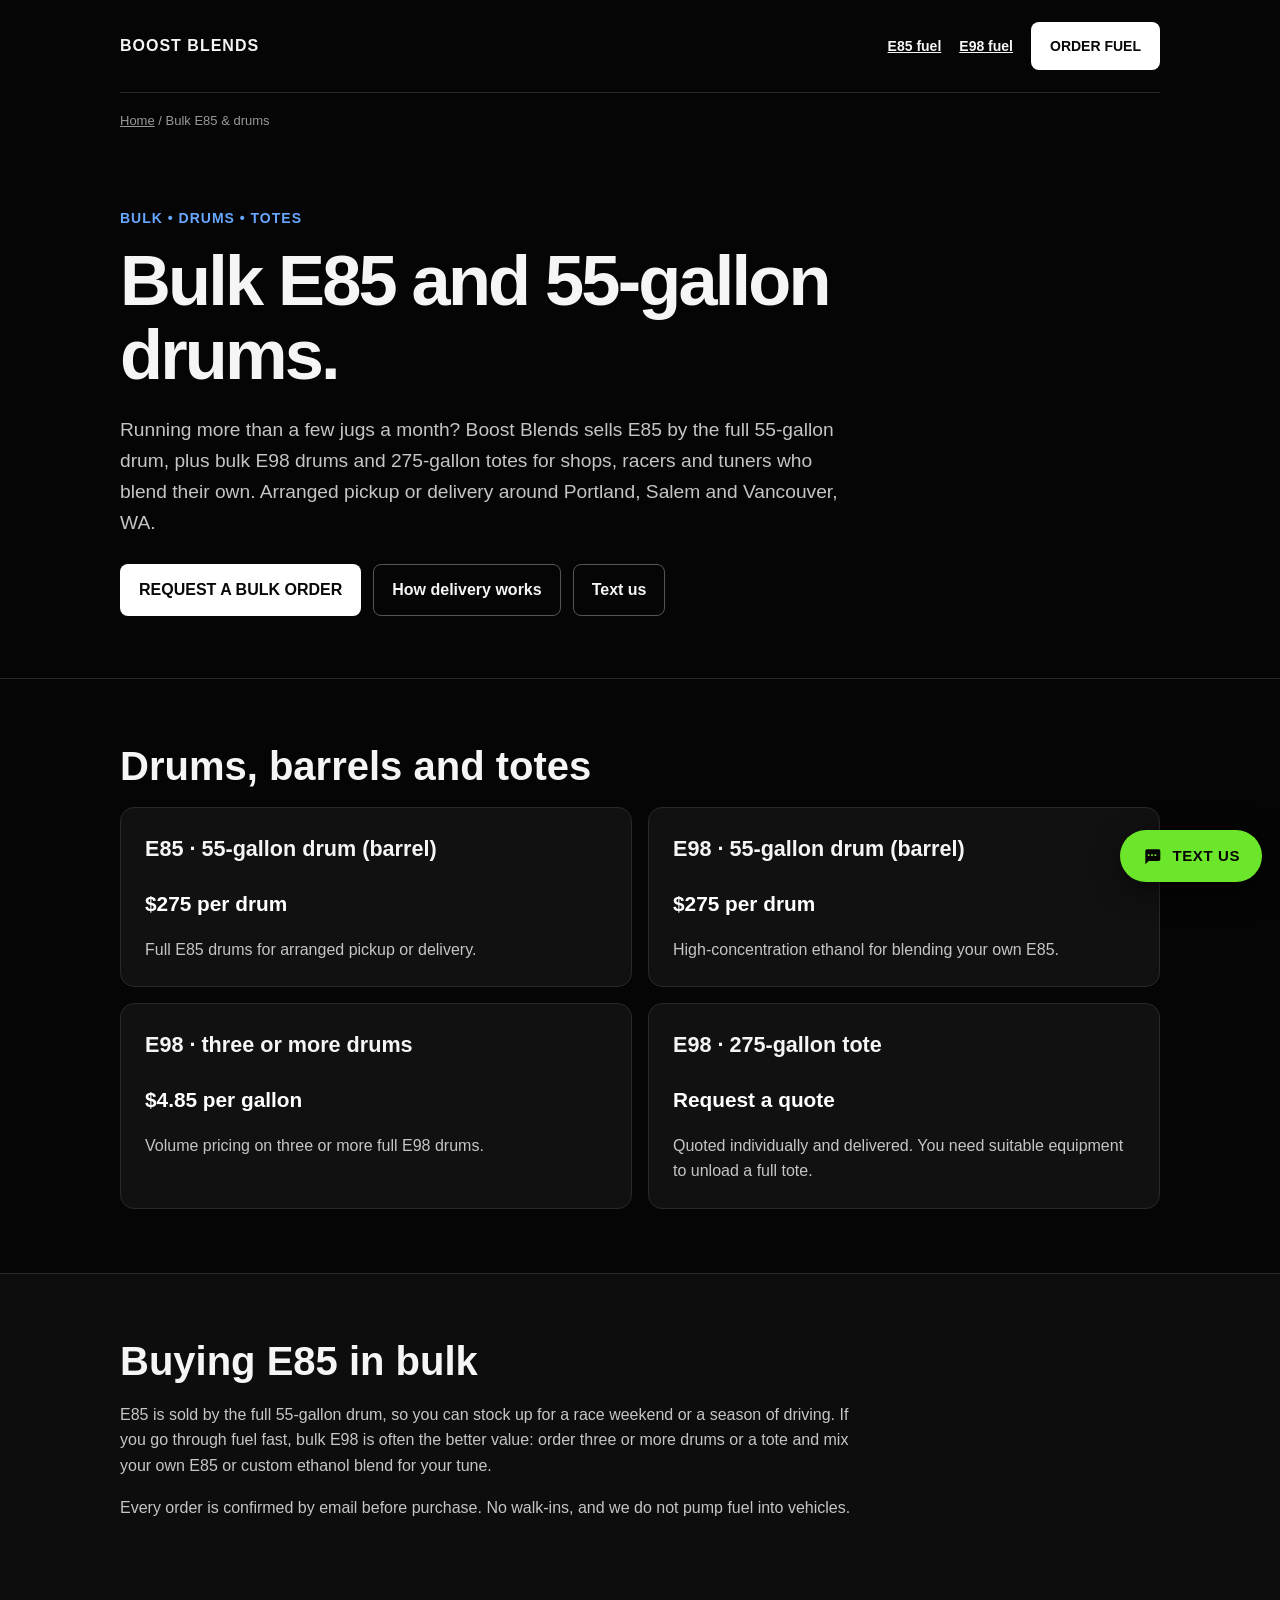
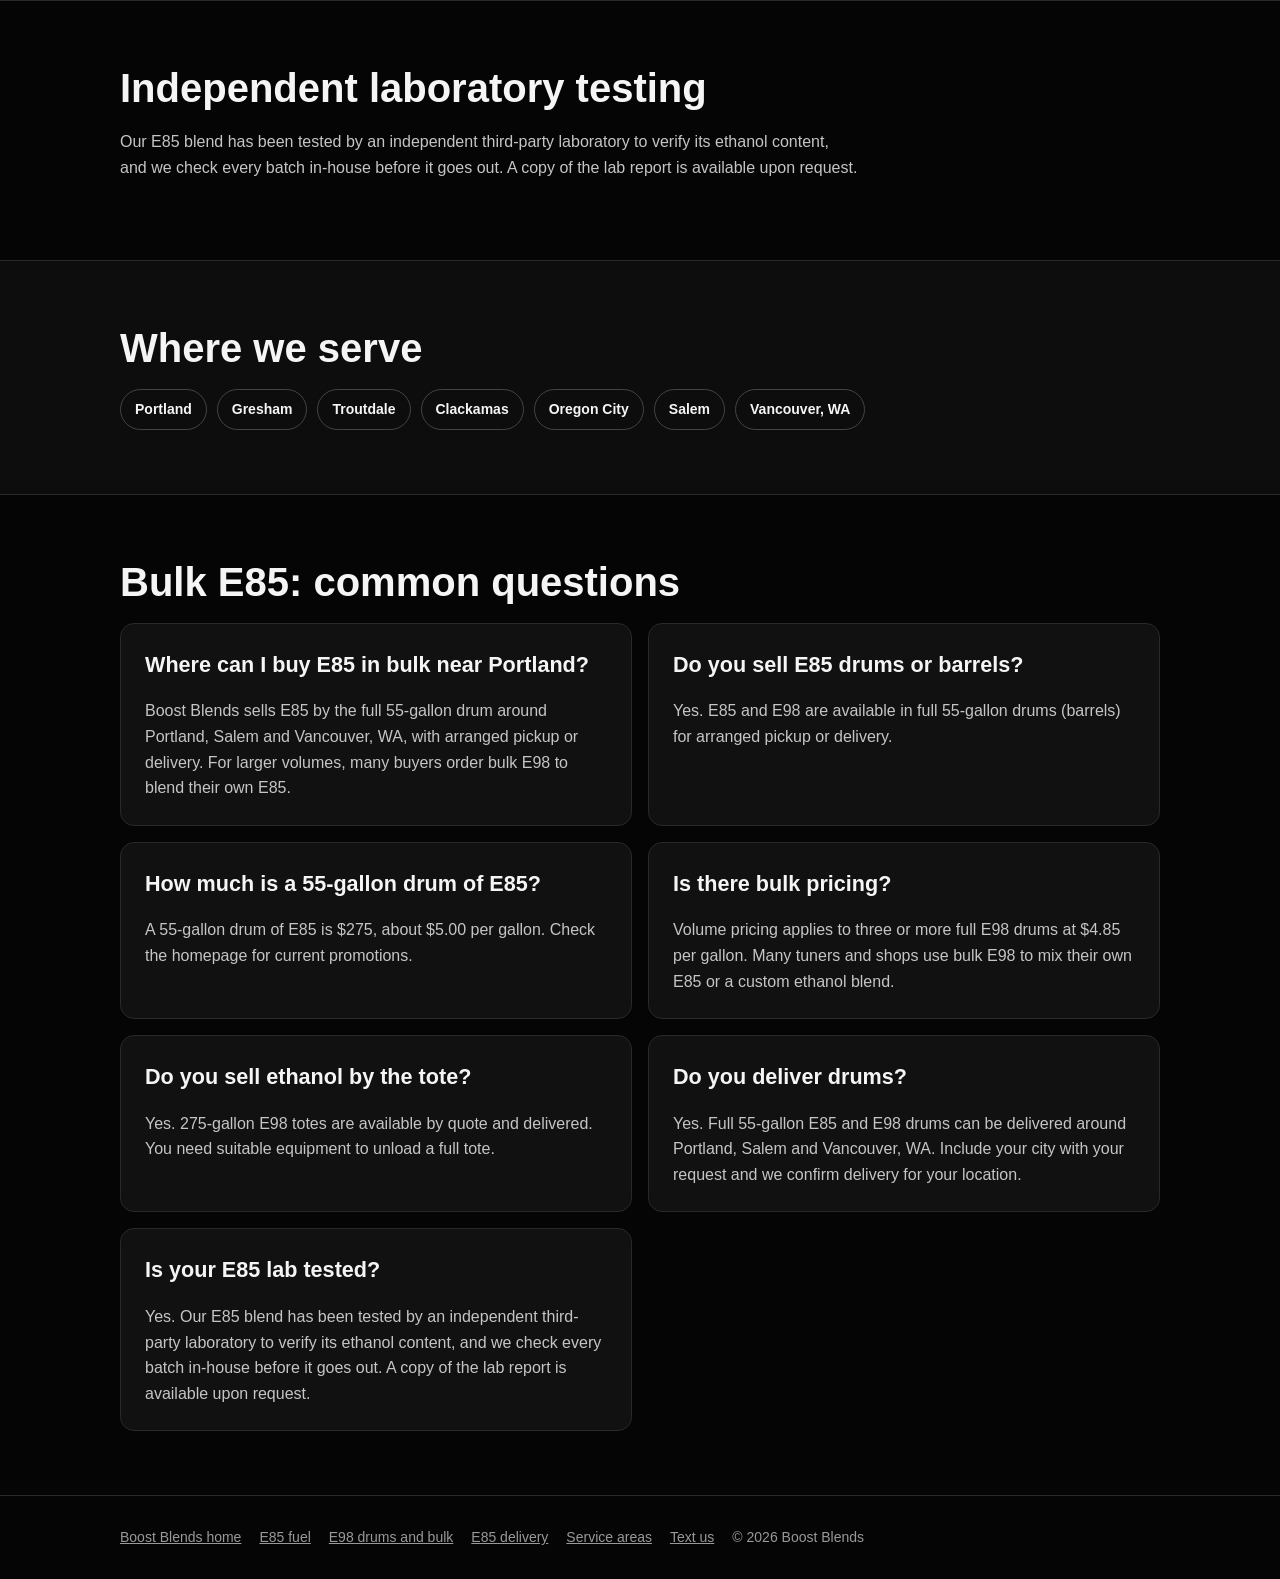
<file: bulk-e85.html>
<!doctype html><html lang="en"><head><script async src="https://www.googletagmanager.com/gtag/js?id=AW-18477456391"></script><script>window.dataLayer=window.dataLayer||[];function gtag(){dataLayer.push(arguments);}gtag('js',new Date());gtag('config','AW-18477456391');</script><meta charset="utf-8"><meta name="viewport" content="width=device-width,initial-scale=1"><title>Bulk E85 &amp; 55-Gallon Drums for Sale | Portland, Salem &amp; Vancouver WA | Boost Blends</title><meta name="description" content="Buy E85 in bulk near Portland, Salem and Vancouver, WA. 55-gallon E85 drums and barrels, bulk E98 drums and 275-gallon totes. Pickup or drum delivery."><link rel="canonical" href="https://boostblendsfuel.com/bulk-e85.html"><meta property="og:image" content="https://boostblendsfuel.com/og-image.jpg"><meta property="og:image:width" content="1200"><meta property="og:image:height" content="628"><meta name="twitter:card" content="summary_large_image"><meta property="og:type" content="website"><meta property="og:site_name" content="Boost Blends Fuel"><meta property="og:title" content="Bulk E85 &amp; 55-Gallon Drums | Boost Blends"><meta property="og:description" content="55-gallon E85 drums and barrels, bulk E98 drums and totes near Portland, Salem and Vancouver, WA."><meta property="og:url" content="https://boostblendsfuel.com/bulk-e85.html"><link rel="stylesheet" href="/product.css"><style>.sale,.promobar{display:none}.promo-on .was{text-decoration:line-through;text-decoration-color:#e3141b;text-decoration-thickness:3px;color:#777;margin-right:8px}.promo-on .sale{display:inline;color:#6be62a}.promo-on .promobar{display:block;background:#e3141b;color:#fff;text-align:center;font-weight:900;font-size:14px;padding:10px 16px;text-decoration:none}.cities{display:flex;flex-wrap:wrap;gap:10px;margin-top:18px}.cities a{border:1px solid #444;border-radius:999px;padding:8px 14px;font-weight:800;font-size:14px;text-decoration:none}.crumbs{font-size:13px;color:#999;margin-top:18px}.crumbs a{color:#999}</style><script type="application/ld+json">[{"@context":"https://schema.org","@type":"WebPage","name":"Bulk E85 & 55-Gallon Drums for Sale | Portland, Salem & Vancouver WA | Boost Blends","url":"https://boostblendsfuel.com/bulk-e85.html","about":{"@id":"https://boostblendsfuel.com/#business"}},{"@context":"https://schema.org","@type":"BreadcrumbList","itemListElement":[{"@type":"ListItem","position":1,"name":"Home","item":"https://boostblendsfuel.com/"},{"@type":"ListItem","position":2,"name":"Bulk E85 & drums","item":"https://boostblendsfuel.com/bulk-e85.html"}]},{"@context":"https://schema.org","@type":"FAQPage","mainEntity":[{"@type":"Question","name":"Where can I buy E85 in bulk near Portland?","acceptedAnswer":{"@type":"Answer","text":"Boost Blends sells E85 by the full 55-gallon drum around Portland, Salem and Vancouver, WA, with arranged pickup or delivery. For larger volumes, many buyers order bulk E98 to blend their own E85."}},{"@type":"Question","name":"Do you sell E85 drums or barrels?","acceptedAnswer":{"@type":"Answer","text":"Yes. E85 and E98 are available in full 55-gallon drums (barrels) for arranged pickup or delivery."}},{"@type":"Question","name":"How much is a 55-gallon drum of E85?","acceptedAnswer":{"@type":"Answer","text":"A 55-gallon drum of E85 is $275, about $5.00 per gallon. Check the homepage for current promotions."}},{"@type":"Question","name":"Is there bulk pricing?","acceptedAnswer":{"@type":"Answer","text":"Volume pricing applies to three or more full E98 drums at $4.85 per gallon. Many tuners and shops use bulk E98 to mix their own E85 or a custom ethanol blend."}},{"@type":"Question","name":"Do you sell ethanol by the tote?","acceptedAnswer":{"@type":"Answer","text":"Yes. 275-gallon E98 totes are available by quote and delivered. You need suitable equipment to unload a full tote."}},{"@type":"Question","name":"Do you deliver drums?","acceptedAnswer":{"@type":"Answer","text":"Yes. Full 55-gallon E85 and E98 drums can be delivered around Portland, Salem and Vancouver, WA. Include your city with your request and we confirm delivery for your location."}},{"@type":"Question","name":"Is your E85 lab tested?","acceptedAnswer":{"@type":"Answer","text":"Yes. Our E85 blend has been tested by an independent third-party laboratory to verify its ethanol content, and we check every batch in-house before it goes out. A copy of the lab report is available upon request."}}]}]</script><style>.textbar{position:fixed;z-index:60;right:18px;bottom:18px;display:flex;align-items:center;justify-content:center;gap:10px;background:#6be62a;color:#050505;font-weight:900;font-size:15px;letter-spacing:.6px;padding:14px 22px;border-radius:999px;text-decoration:none;box-shadow:0 8px 28px rgba(0,0,0,.5)}.textbar:hover{background:#7ff53c}.textbar svg{width:20px;height:20px;flex:none}@media(max-width:700px){.textbar{left:12px;right:12px;bottom:calc(12px + env(safe-area-inset-bottom));padding:15px 18px;font-size:16px}body{padding-bottom:84px}}</style></head><body><a class="promobar" href="/#promo">BULK DISCOUNT FOR EVERYONE: $4.65/GAL E85 &amp; E98 &middot; NOW THROUGH NOV 22 &rarr;</a><div class="wrap"><nav class="nav"><a class="brand" href="/">BOOST BLENDS</a><div class="navlinks"><a href="/e85.html">E85 fuel</a><a href="/e98.html">E98 fuel</a><a class="btn" href="/#request">ORDER FUEL</a></div></nav><div class="crumbs"><a href="/">Home</a> / Bulk E85 &amp; drums</div></div><main><section class="hero"><div class="wrap"><div class="eyebrow">Bulk &bull; Drums &bull; Totes</div><h1>Bulk E85 and 55-gallon drums.</h1><p class="intro">Running more than a few jugs a month? Boost Blends sells E85 by the full 55-gallon drum, plus bulk E98 drums and 275-gallon totes for shops, racers and tuners who blend their own. Arranged pickup or delivery around Portland, Salem and Vancouver, WA.</p><div class="actions"><a class="btn" href="/#request">REQUEST A BULK ORDER</a><a class="secondary" href="/e85-delivery.html">How delivery works</a><a class="secondary" href="sms:+19712021317">Text us</a></div></div></section><section class="section"><div class="wrap"><h2>Drums, barrels and totes</h2><div class="grid"><div class="card"><h3>E85 &middot; 55-gallon drum (barrel)</h3><p class="price"><span class="was">$275</span><span class="sale">$255.75</span> per drum</p><p>Full E85 drums for arranged pickup or delivery.</p></div><div class="card"><h3>E98 &middot; 55-gallon drum (barrel)</h3><p class="price"><span class="was">$275</span><span class="sale">$255.75</span> per drum</p><p>High-concentration ethanol for blending your own E85.</p></div><div class="card"><h3>E98 &middot; three or more drums</h3><p class="price"><span class="was">$4.85</span><span class="sale">$4.65</span> per gallon</p><p>Volume pricing on three or more full E98 drums.</p></div><div class="card"><h3>E98 &middot; 275-gallon tote</h3><p class="price">Request a quote</p><p>Quoted individually and delivered. You need suitable equipment to unload a full tote.</p></div></div></div></section><section class="section notice"><div class="wrap"><h2>Buying E85 in bulk</h2><p>E85 is sold by the full 55-gallon drum, so you can stock up for a race weekend or a season of driving. If you go through fuel fast, bulk E98 is often the better value: order three or more drums or a tote and mix your own E85 or custom ethanol blend for your tune.</p><p>Every order is confirmed by email before purchase. No walk-ins, and we do not pump fuel into vehicles.</p></div></section><section class="section"><div class="wrap"><h2>Independent laboratory testing</h2><p>Our E85 blend has been tested by an independent third-party laboratory to verify its ethanol content, and we check every batch in-house before it goes out. A copy of the lab report is available upon request.</p></div></section><section class="section notice"><div class="wrap"><h2>Where we serve</h2><div class="cities"><a href="/e85-portland.html">Portland</a><a href="/e85-gresham.html">Gresham</a><a href="/e85-troutdale.html">Troutdale</a><a href="/e85-clackamas.html">Clackamas</a><a href="/e85-oregon-city.html">Oregon City</a><a href="/e85-salem.html">Salem</a><a href="/e85-vancouver-wa.html">Vancouver, WA</a></div></div></section><section class="section"><div class="wrap"><h2>Bulk E85: common questions</h2><div class="grid"><div class="card"><h3>Where can I buy E85 in bulk near Portland?</h3><p>Boost Blends sells E85 by the full 55-gallon drum around Portland, Salem and Vancouver, WA, with arranged pickup or delivery. For larger volumes, many buyers order bulk E98 to blend their own E85.</p></div><div class="card"><h3>Do you sell E85 drums or barrels?</h3><p>Yes. E85 and E98 are available in full 55-gallon drums (barrels) for arranged pickup or delivery.</p></div><div class="card"><h3>How much is a 55-gallon drum of E85?</h3><p>A 55-gallon drum of E85 is $275, about $5.00 per gallon. Check the homepage for current promotions.</p></div><div class="card"><h3>Is there bulk pricing?</h3><p>Volume pricing applies to three or more full E98 drums at $4.85 per gallon. Many tuners and shops use bulk E98 to mix their own E85 or a custom ethanol blend.</p></div><div class="card"><h3>Do you sell ethanol by the tote?</h3><p>Yes. 275-gallon E98 totes are available by quote and delivered. You need suitable equipment to unload a full tote.</p></div><div class="card"><h3>Do you deliver drums?</h3><p>Yes. Full 55-gallon E85 and E98 drums can be delivered around Portland, Salem and Vancouver, WA. Include your city with your request and we confirm delivery for your location.</p></div><div class="card"><h3>Is your E85 lab tested?</h3><p>Yes. Our E85 blend has been tested by an independent third-party laboratory to verify its ethanol content, and we check every batch in-house before it goes out. A copy of the lab report is available upon request.</p></div></div></div></section></main><footer class="footer"><div class="wrap"><a href="/">Boost Blends home</a><a href="/e85.html">E85 fuel</a><a href="/e98.html">E98 drums and bulk</a><a href="/e85-delivery.html">E85 delivery</a><a href="/areas.html">Service areas</a><a href="sms:+19712021317">Text us</a><span>&copy; 2026 Boost Blends</span></div></footer><script>if(new Date()<new Date('2026-11-23T00:00:00-08:00'))document.body.classList.add('promo-on');</script><script>document.addEventListener('click',function(e){var a=e.target.closest&&e.target.closest('a[href^="sms:"]');if(a&&typeof gtag==='function')gtag('event','text_us_click');});</script><a class="textbar" href="sms:+19712021317" aria-label="Text Boost Blends"><svg viewBox="0 0 24 24" fill="currentColor" aria-hidden="true"><path d="M4 4h16a2 2 0 0 1 2 2v10a2 2 0 0 1-2 2H8l-4 4V6a2 2 0 0 1 2-2zm3 6v2h2v-2H7zm4 0v2h2v-2h-2zm4 0v2h2v-2h-2z"/></svg>TEXT US</a></body></html>
</file>
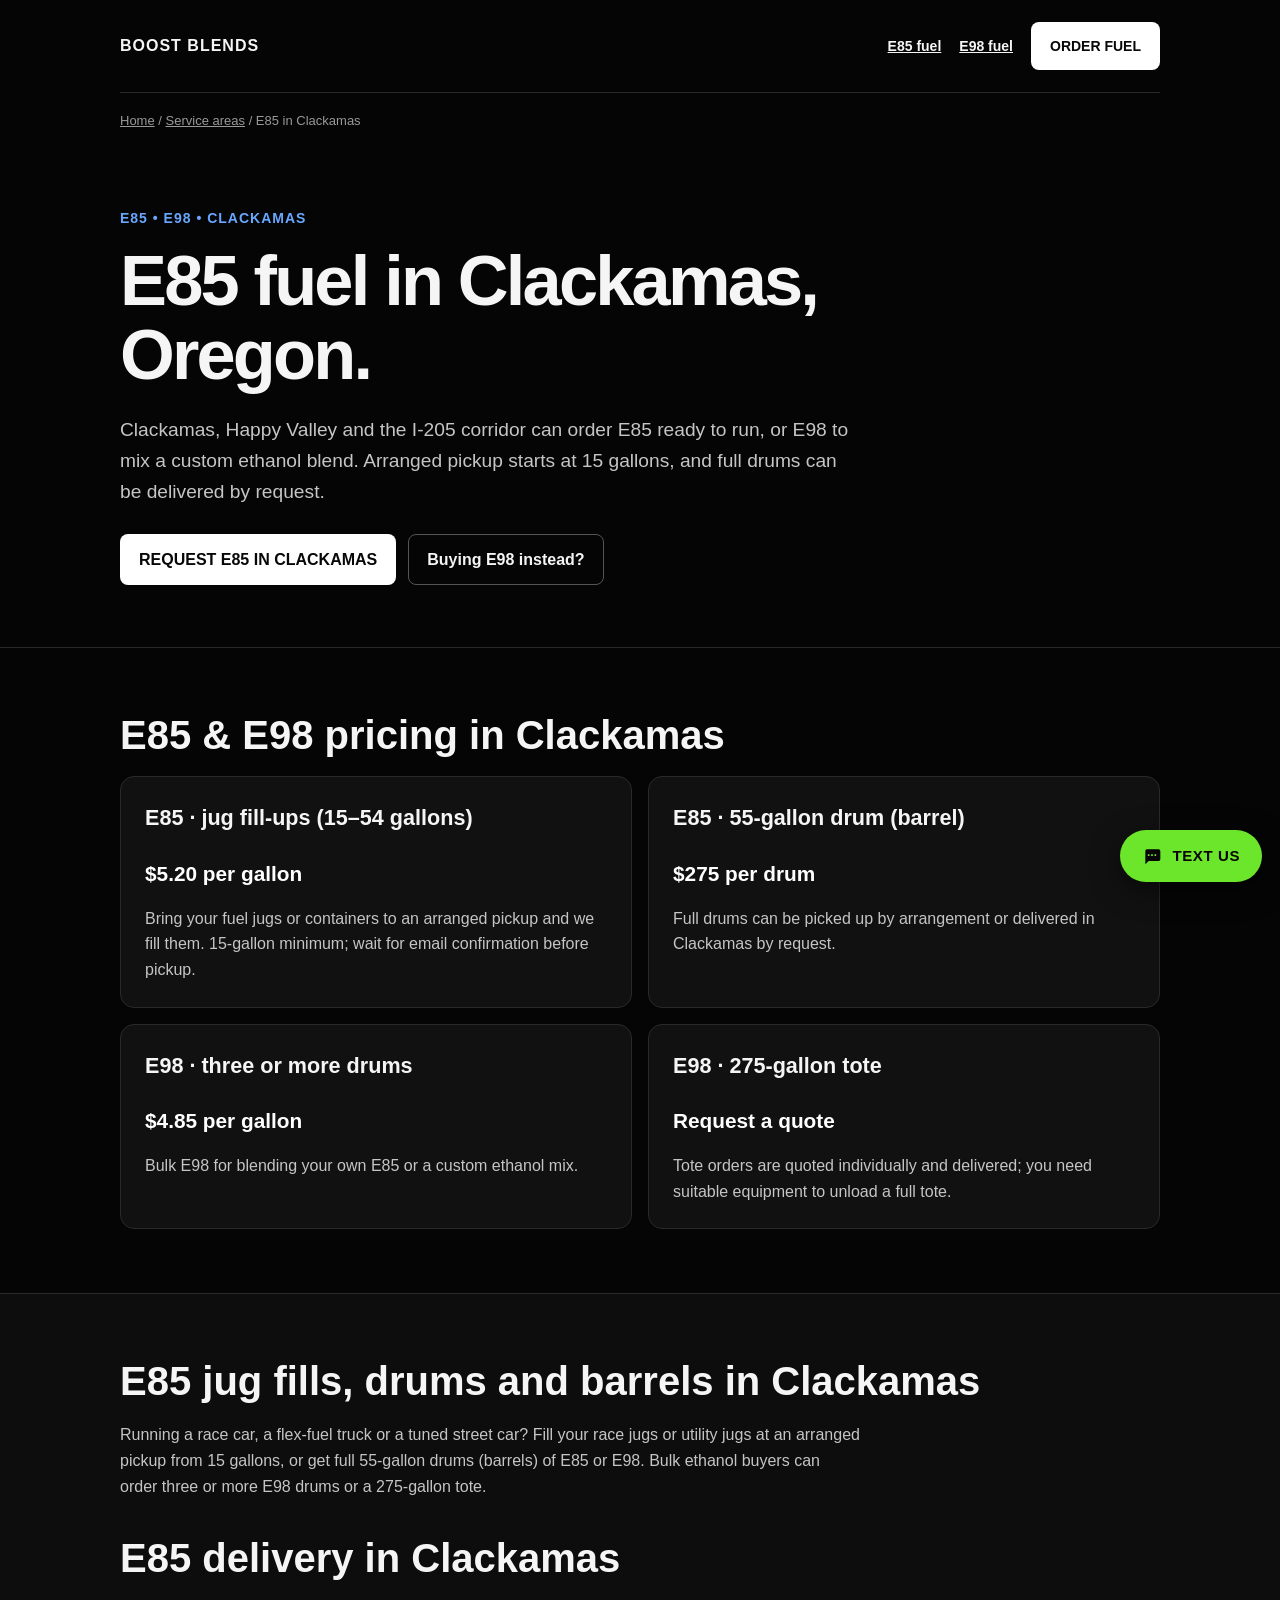
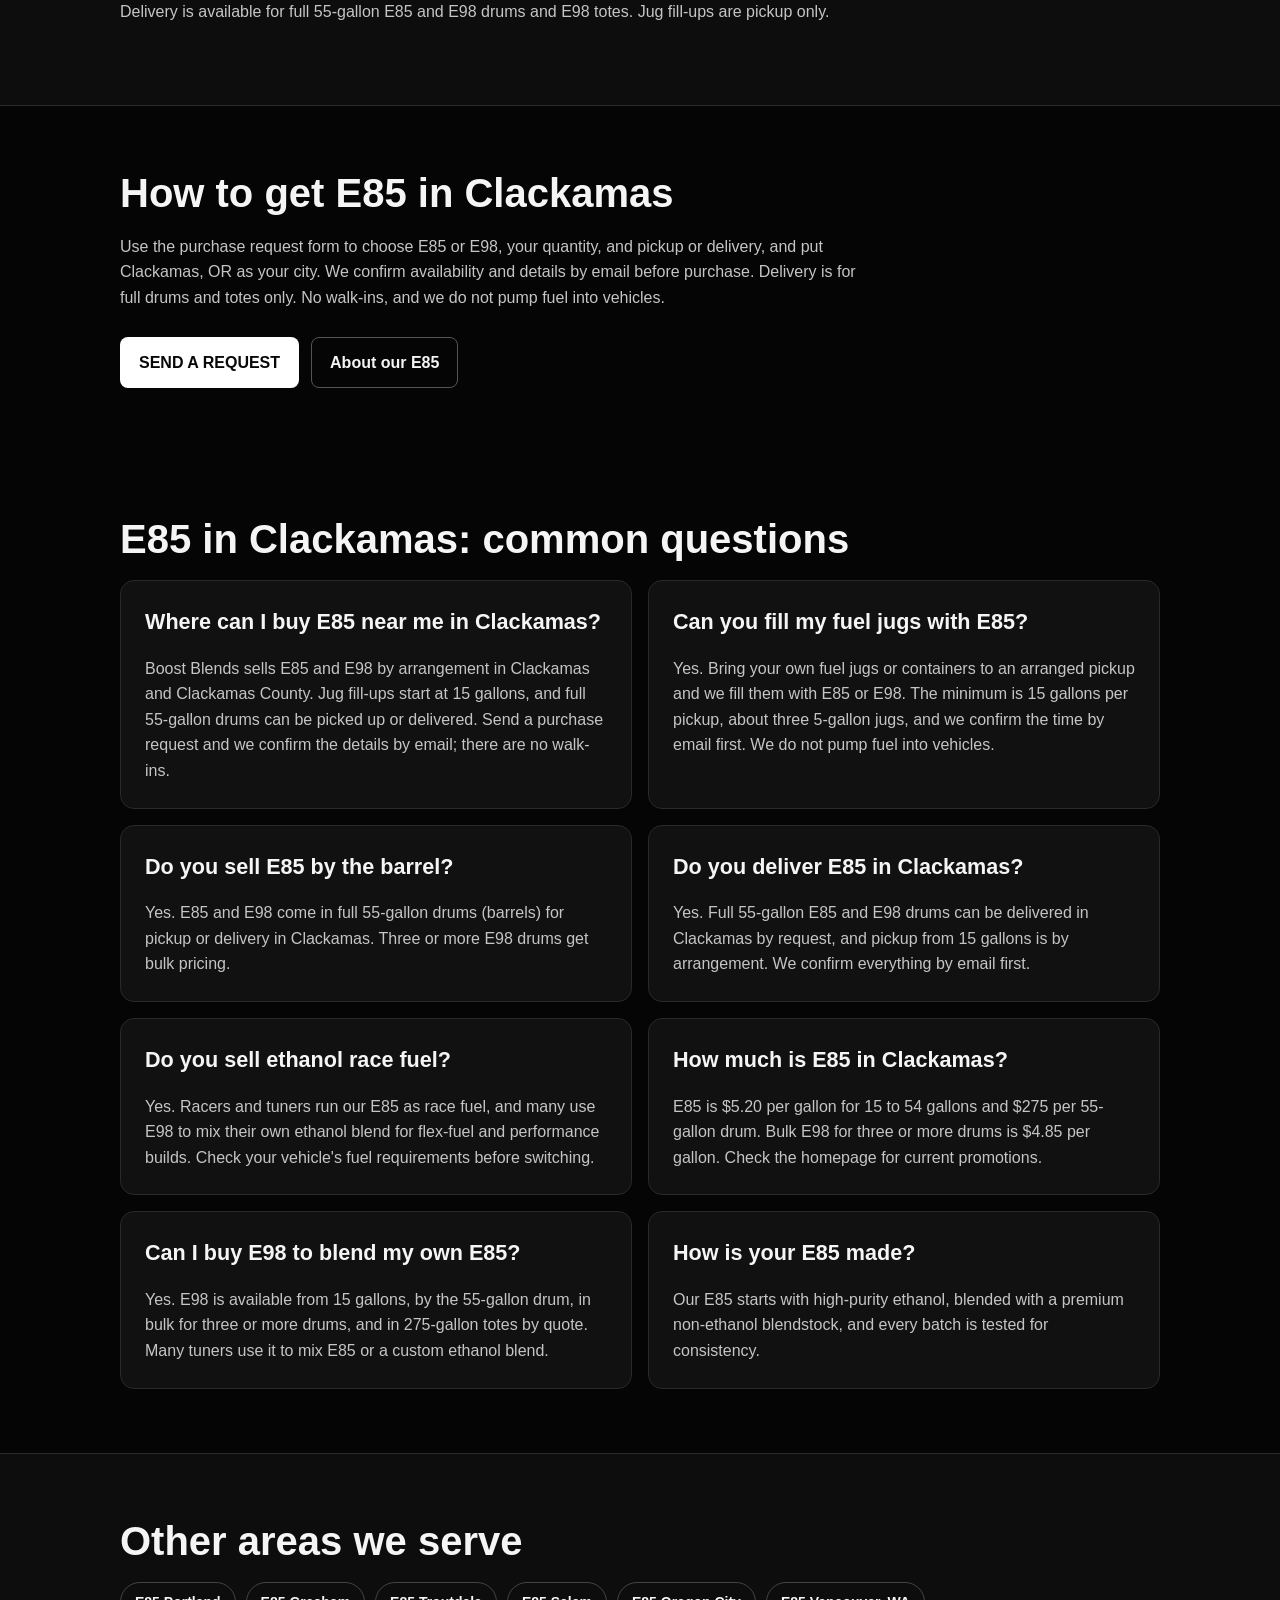
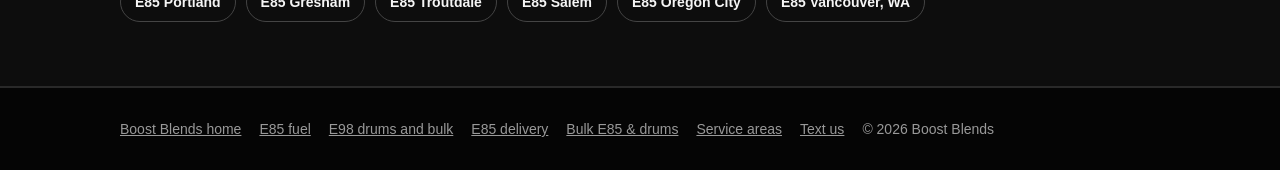
<file: e85-clackamas.html>
<!doctype html><html lang="en"><head><script async src="https://www.googletagmanager.com/gtag/js?id=AW-18477456391"></script><script>window.dataLayer=window.dataLayer||[];function gtag(){dataLayer.push(arguments);}gtag('js',new Date());gtag('config','AW-18477456391');</script><meta charset="utf-8"><meta name="viewport" content="width=device-width,initial-scale=1"><title>E85 in Clackamas | Jug Fills, Drums &amp; Barrels | Boost Blends</title><meta name="description" content="E85 and E98 near you in Clackamas: jug fill-ups from 15 gallons, 55-gallon drums and barrels, drum delivery, bulk ethanol and race fuel. Every batch tested."><link rel="canonical" href="https://boostblendsfuel.com/e85-clackamas.html"><meta property="og:image" content="https://boostblendsfuel.com/og-image.jpg"><meta property="og:image:width" content="1200"><meta property="og:image:height" content="628"><meta name="twitter:card" content="summary_large_image"><meta property="og:type" content="website"><meta property="og:site_name" content="Boost Blends Fuel"><meta property="og:title" content="E85 Fuel in Clackamas | Boost Blends"><meta property="og:description" content="E85 and E98 near you in Clackamas: jug fill-ups from 15 gallons, 55-gallon drums and barrels, drum delivery, bulk ethanol and race fuel. Every batch tested."><meta property="og:url" content="https://boostblendsfuel.com/e85-clackamas.html"><link rel="stylesheet" href="/product.css"><style>.sale,.promobar{display:none}.promo-on .was{text-decoration:line-through;text-decoration-color:#e3141b;text-decoration-thickness:3px;color:#777;margin-right:8px}.promo-on .sale{display:inline;color:#6be62a}.promo-on .promobar{display:block;background:#e3141b;color:#fff;text-align:center;font-weight:900;font-size:14px;padding:10px 16px;text-decoration:none}.cities{display:flex;flex-wrap:wrap;gap:10px;margin-top:18px}.cities a{border:1px solid #444;border-radius:999px;padding:8px 14px;font-weight:800;font-size:14px;text-decoration:none}.crumbs{font-size:13px;color:#999;margin-top:18px}.crumbs a{color:#999}</style><script type="application/ld+json">[{"@context":"https://schema.org","@type":"WebPage","name":"E85 in Clackamas | Jug Fills, Drums & Barrels | Boost Blends","url":"https://boostblendsfuel.com/e85-clackamas.html","about":{"@id":"https://boostblendsfuel.com/#business"},"mentions":{"@type":"City","name":"Clackamas, OR"}},{"@context":"https://schema.org","@type":"BreadcrumbList","itemListElement":[{"@type":"ListItem","position":1,"name":"Home","item":"https://boostblendsfuel.com/"},{"@type":"ListItem","position":2,"name":"Service areas","item":"https://boostblendsfuel.com/areas.html"},{"@type":"ListItem","position":3,"name":"E85 in Clackamas","item":"https://boostblendsfuel.com/e85-clackamas.html"}]},{"@context":"https://schema.org","@type":"FAQPage","mainEntity":[{"@type":"Question","name":"Where can I buy E85 near me in Clackamas?","acceptedAnswer":{"@type":"Answer","text":"Boost Blends sells E85 and E98 by arrangement in Clackamas and Clackamas County. Jug fill-ups start at 15 gallons, and full 55-gallon drums can be picked up or delivered. Send a purchase request and we confirm the details by email; there are no walk-ins."}},{"@type":"Question","name":"Can you fill my fuel jugs with E85?","acceptedAnswer":{"@type":"Answer","text":"Yes. Bring your own fuel jugs or containers to an arranged pickup and we fill them with E85 or E98. The minimum is 15 gallons per pickup, about three 5-gallon jugs, and we confirm the time by email first. We do not pump fuel into vehicles."}},{"@type":"Question","name":"Do you sell E85 by the barrel?","acceptedAnswer":{"@type":"Answer","text":"Yes. E85 and E98 come in full 55-gallon drums (barrels) for pickup or delivery in Clackamas. Three or more E98 drums get bulk pricing."}},{"@type":"Question","name":"Do you deliver E85 in Clackamas?","acceptedAnswer":{"@type":"Answer","text":"Yes. Full 55-gallon E85 and E98 drums can be delivered in Clackamas by request, and pickup from 15 gallons is by arrangement. We confirm everything by email first."}},{"@type":"Question","name":"Do you sell ethanol race fuel?","acceptedAnswer":{"@type":"Answer","text":"Yes. Racers and tuners run our E85 as race fuel, and many use E98 to mix their own ethanol blend for flex-fuel and performance builds. Check your vehicle's fuel requirements before switching."}},{"@type":"Question","name":"How much is E85 in Clackamas?","acceptedAnswer":{"@type":"Answer","text":"E85 is $5.20 per gallon for 15 to 54 gallons and $275 per 55-gallon drum. Bulk E98 for three or more drums is $4.85 per gallon. Check the homepage for current promotions."}},{"@type":"Question","name":"Can I buy E98 to blend my own E85?","acceptedAnswer":{"@type":"Answer","text":"Yes. E98 is available from 15 gallons, by the 55-gallon drum, in bulk for three or more drums, and in 275-gallon totes by quote. Many tuners use it to mix E85 or a custom ethanol blend."}},{"@type":"Question","name":"How is your E85 made?","acceptedAnswer":{"@type":"Answer","text":"Our E85 starts with high-purity ethanol, blended with a premium non-ethanol blendstock, and every batch is tested for consistency."}}]}]</script><style>.textbar{position:fixed;z-index:60;right:18px;bottom:18px;display:flex;align-items:center;justify-content:center;gap:10px;background:#6be62a;color:#050505;font-weight:900;font-size:15px;letter-spacing:.6px;padding:14px 22px;border-radius:999px;text-decoration:none;box-shadow:0 8px 28px rgba(0,0,0,.5)}.textbar:hover{background:#7ff53c}.textbar svg{width:20px;height:20px;flex:none}@media(max-width:700px){.textbar{left:12px;right:12px;bottom:calc(12px + env(safe-area-inset-bottom));padding:15px 18px;font-size:16px}body{padding-bottom:84px}}</style></head><body><a class="promobar" href="/#promo">BULK DISCOUNT FOR EVERYONE: $4.65/GAL E85 &amp; E98 &middot; NOW THROUGH NOV 22 &rarr;</a><div class="wrap"><nav class="nav"><a class="brand" href="/">BOOST BLENDS</a><div class="navlinks"><a href="/e85.html">E85 fuel</a><a href="/e98.html">E98 fuel</a><a class="btn" href="/#request">ORDER FUEL</a></div></nav><div class="crumbs"><a href="/">Home</a> / <a href="/areas.html">Service areas</a> / E85 in Clackamas</div></div><main><section class="hero"><div class="wrap"><div class="eyebrow">E85 &bull; E98 &bull; Clackamas</div><h1>E85 fuel in Clackamas, Oregon.</h1><p class="intro">Clackamas, Happy Valley and the I-205 corridor can order E85 ready to run, or E98 to mix a custom ethanol blend. Arranged pickup starts at 15 gallons, and full drums can be delivered by request.</p><div class="actions"><a class="btn" href="/#request">REQUEST E85 IN CLACKAMAS</a><a class="secondary" href="/e98.html">Buying E98 instead?</a></div></div></section><section class="section"><div class="wrap"><h2>E85 &amp; E98 pricing in Clackamas</h2><div class="grid"><div class="card"><h3>E85 &middot; jug fill-ups (15&ndash;54 gallons)</h3><p class="price"><span class="was">$5.20</span><span class="sale">$4.65</span> per gallon</p><p>Bring your fuel jugs or containers to an arranged pickup and we fill them. 15-gallon minimum; wait for email confirmation before pickup.</p></div><div class="card"><h3>E85 &middot; 55-gallon drum (barrel)</h3><p class="price"><span class="was">$275</span><span class="sale">$255.75</span> per drum</p><p>Full drums can be picked up by arrangement or delivered in Clackamas by request.</p></div><div class="card"><h3>E98 &middot; three or more drums</h3><p class="price"><span class="was">$4.85</span><span class="sale">$4.65</span> per gallon</p><p>Bulk E98 for blending your own E85 or a custom ethanol mix.</p></div><div class="card"><h3>E98 &middot; 275-gallon tote</h3><p class="price">Request a quote</p><p>Tote orders are quoted individually and delivered; you need suitable equipment to unload a full tote.</p></div></div></div></section><section class="section notice"><div class="wrap"><h2>E85 jug fills, drums and barrels in Clackamas</h2><p>Running a race car, a flex-fuel truck or a tuned street car? Fill your race jugs or utility jugs at an arranged pickup from 15 gallons, or get full 55-gallon drums (barrels) of E85 or E98. Bulk ethanol buyers can order three or more E98 drums or a 275-gallon tote.</p><h2 style="margin-top:36px">E85 delivery in Clackamas</h2><p>Delivery is available for full 55-gallon E85 and E98 drums and E98 totes. Jug fill-ups are pickup only.</p></div></section><section class="section"><div class="wrap"><h2>How to get E85 in Clackamas</h2><p>Use the purchase request form to choose E85 or E98, your quantity, and pickup or delivery, and put Clackamas, OR as your city. We confirm availability and details by email before purchase. Delivery is for full drums and totes only. No walk-ins, and we do not pump fuel into vehicles.</p><div class="actions"><a class="btn" href="/#request">SEND A REQUEST</a><a class="secondary" href="/e85.html">About our E85</a></div></div></section><section class="section"><div class="wrap"><h2>E85 in Clackamas: common questions</h2><div class="grid"><div class="card"><h3>Where can I buy E85 near me in Clackamas?</h3><p>Boost Blends sells E85 and E98 by arrangement in Clackamas and Clackamas County. Jug fill-ups start at 15 gallons, and full 55-gallon drums can be picked up or delivered. Send a purchase request and we confirm the details by email; there are no walk-ins.</p></div><div class="card"><h3>Can you fill my fuel jugs with E85?</h3><p>Yes. Bring your own fuel jugs or containers to an arranged pickup and we fill them with E85 or E98. The minimum is 15 gallons per pickup, about three 5-gallon jugs, and we confirm the time by email first. We do not pump fuel into vehicles.</p></div><div class="card"><h3>Do you sell E85 by the barrel?</h3><p>Yes. E85 and E98 come in full 55-gallon drums (barrels) for pickup or delivery in Clackamas. Three or more E98 drums get bulk pricing.</p></div><div class="card"><h3>Do you deliver E85 in Clackamas?</h3><p>Yes. Full 55-gallon E85 and E98 drums can be delivered in Clackamas by request, and pickup from 15 gallons is by arrangement. We confirm everything by email first.</p></div><div class="card"><h3>Do you sell ethanol race fuel?</h3><p>Yes. Racers and tuners run our E85 as race fuel, and many use E98 to mix their own ethanol blend for flex-fuel and performance builds. Check your vehicle's fuel requirements before switching.</p></div><div class="card"><h3>How much is E85 in Clackamas?</h3><p>E85 is $5.20 per gallon for 15 to 54 gallons and $275 per 55-gallon drum. Bulk E98 for three or more drums is $4.85 per gallon. Check the homepage for current promotions.</p></div><div class="card"><h3>Can I buy E98 to blend my own E85?</h3><p>Yes. E98 is available from 15 gallons, by the 55-gallon drum, in bulk for three or more drums, and in 275-gallon totes by quote. Many tuners use it to mix E85 or a custom ethanol blend.</p></div><div class="card"><h3>How is your E85 made?</h3><p>Our E85 starts with high-purity ethanol, blended with a premium non-ethanol blendstock, and every batch is tested for consistency.</p></div></div></div></section><section class="section notice"><div class="wrap"><h2>Other areas we serve</h2><div class="cities"><a href="/e85-portland.html">E85 Portland</a><a href="/e85-gresham.html">E85 Gresham</a><a href="/e85-troutdale.html">E85 Troutdale</a><a href="/e85-salem.html">E85 Salem</a><a href="/e85-oregon-city.html">E85 Oregon City</a><a href="/e85-vancouver-wa.html">E85 Vancouver, WA</a></div></div></section></main><footer class="footer"><div class="wrap"><a href="/">Boost Blends home</a><a href="/e85.html">E85 fuel</a><a href="/e98.html">E98 drums and bulk</a><a href="/e85-delivery.html">E85 delivery</a><a href="/bulk-e85.html">Bulk E85 &amp; drums</a><a href="/areas.html">Service areas</a><a href="sms:+19712021317">Text us</a><span>&copy; 2026 Boost Blends</span></div></footer><script>if(new Date()<new Date('2026-11-23T00:00:00-08:00'))document.body.classList.add('promo-on');</script><script>document.addEventListener('click',function(e){var a=e.target.closest&&e.target.closest('a[href^="sms:"]');if(a&&typeof gtag==='function')gtag('event','text_us_click');});</script><a class="textbar" href="sms:+19712021317" aria-label="Text Boost Blends"><svg viewBox="0 0 24 24" fill="currentColor" aria-hidden="true"><path d="M4 4h16a2 2 0 0 1 2 2v10a2 2 0 0 1-2 2H8l-4 4V6a2 2 0 0 1 2-2zm3 6v2h2v-2H7zm4 0v2h2v-2h-2zm4 0v2h2v-2h-2z"/></svg>TEXT US</a></body></html>
</file>
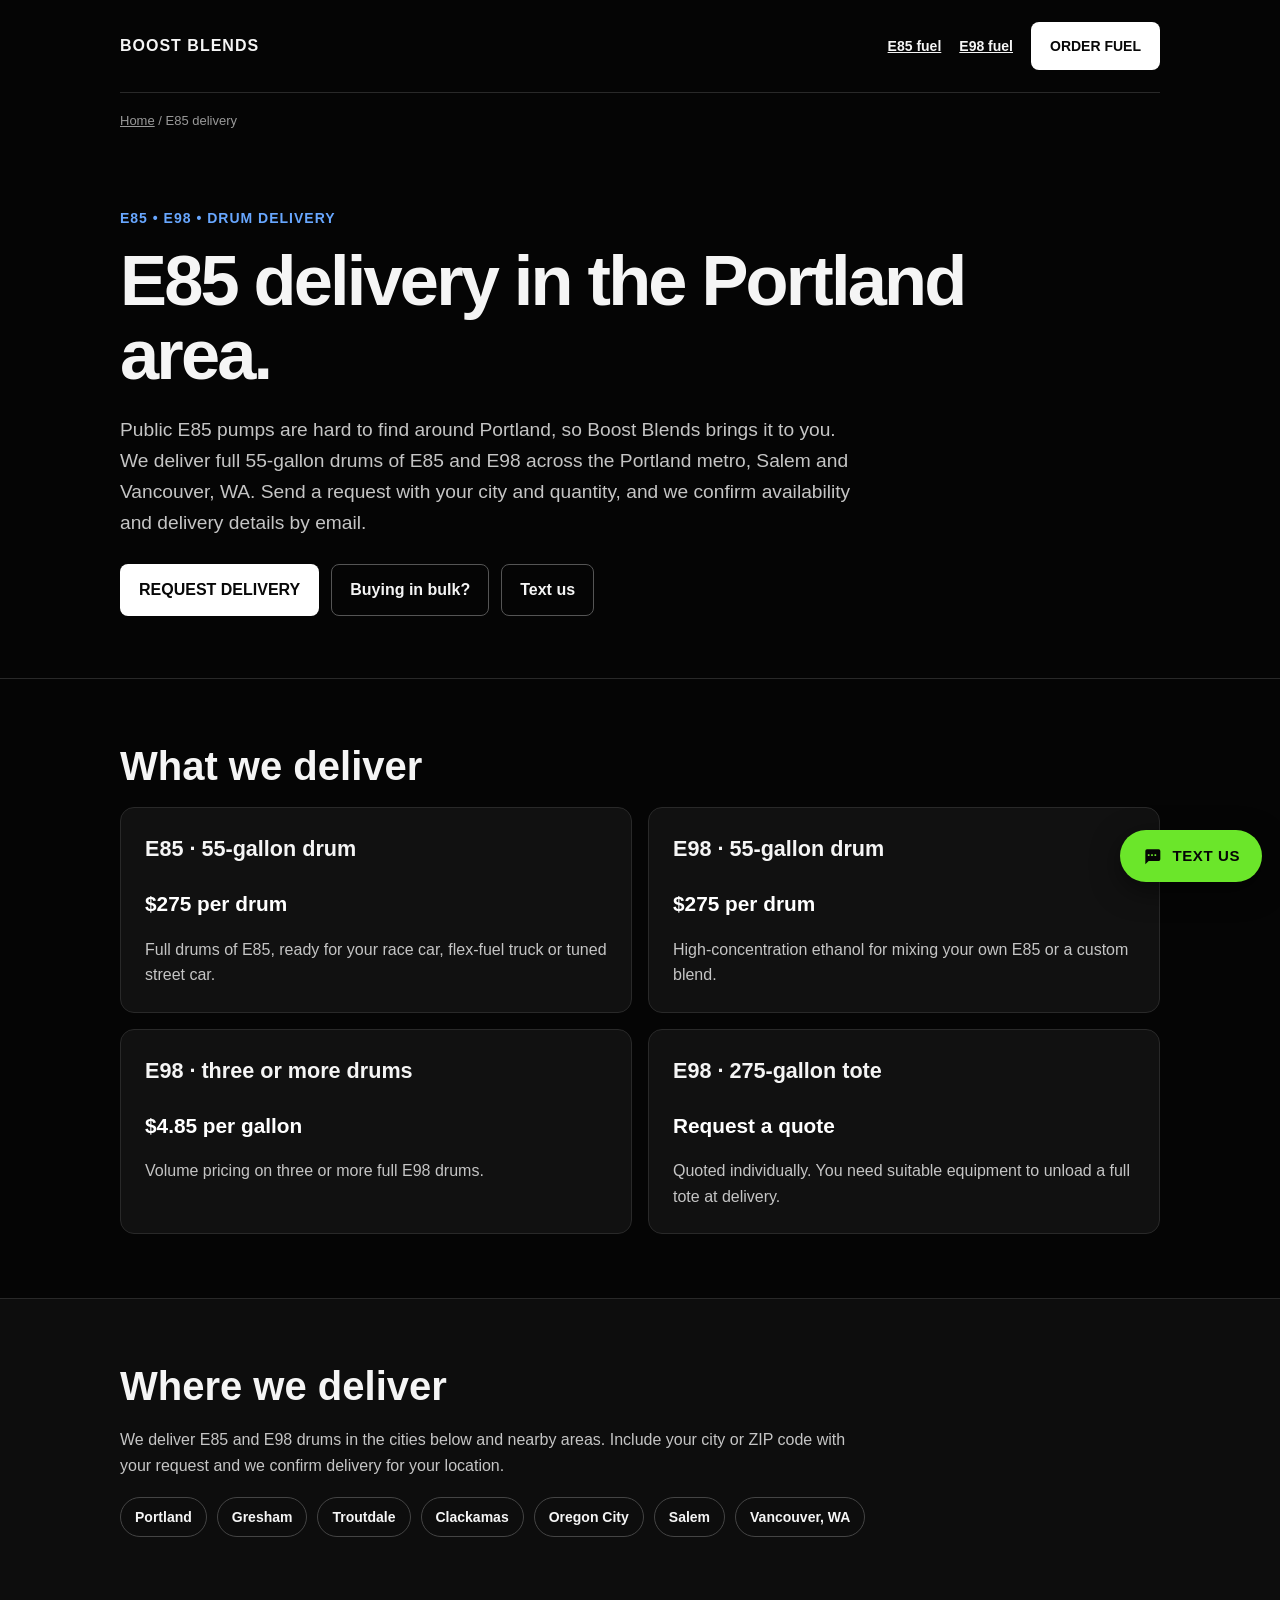
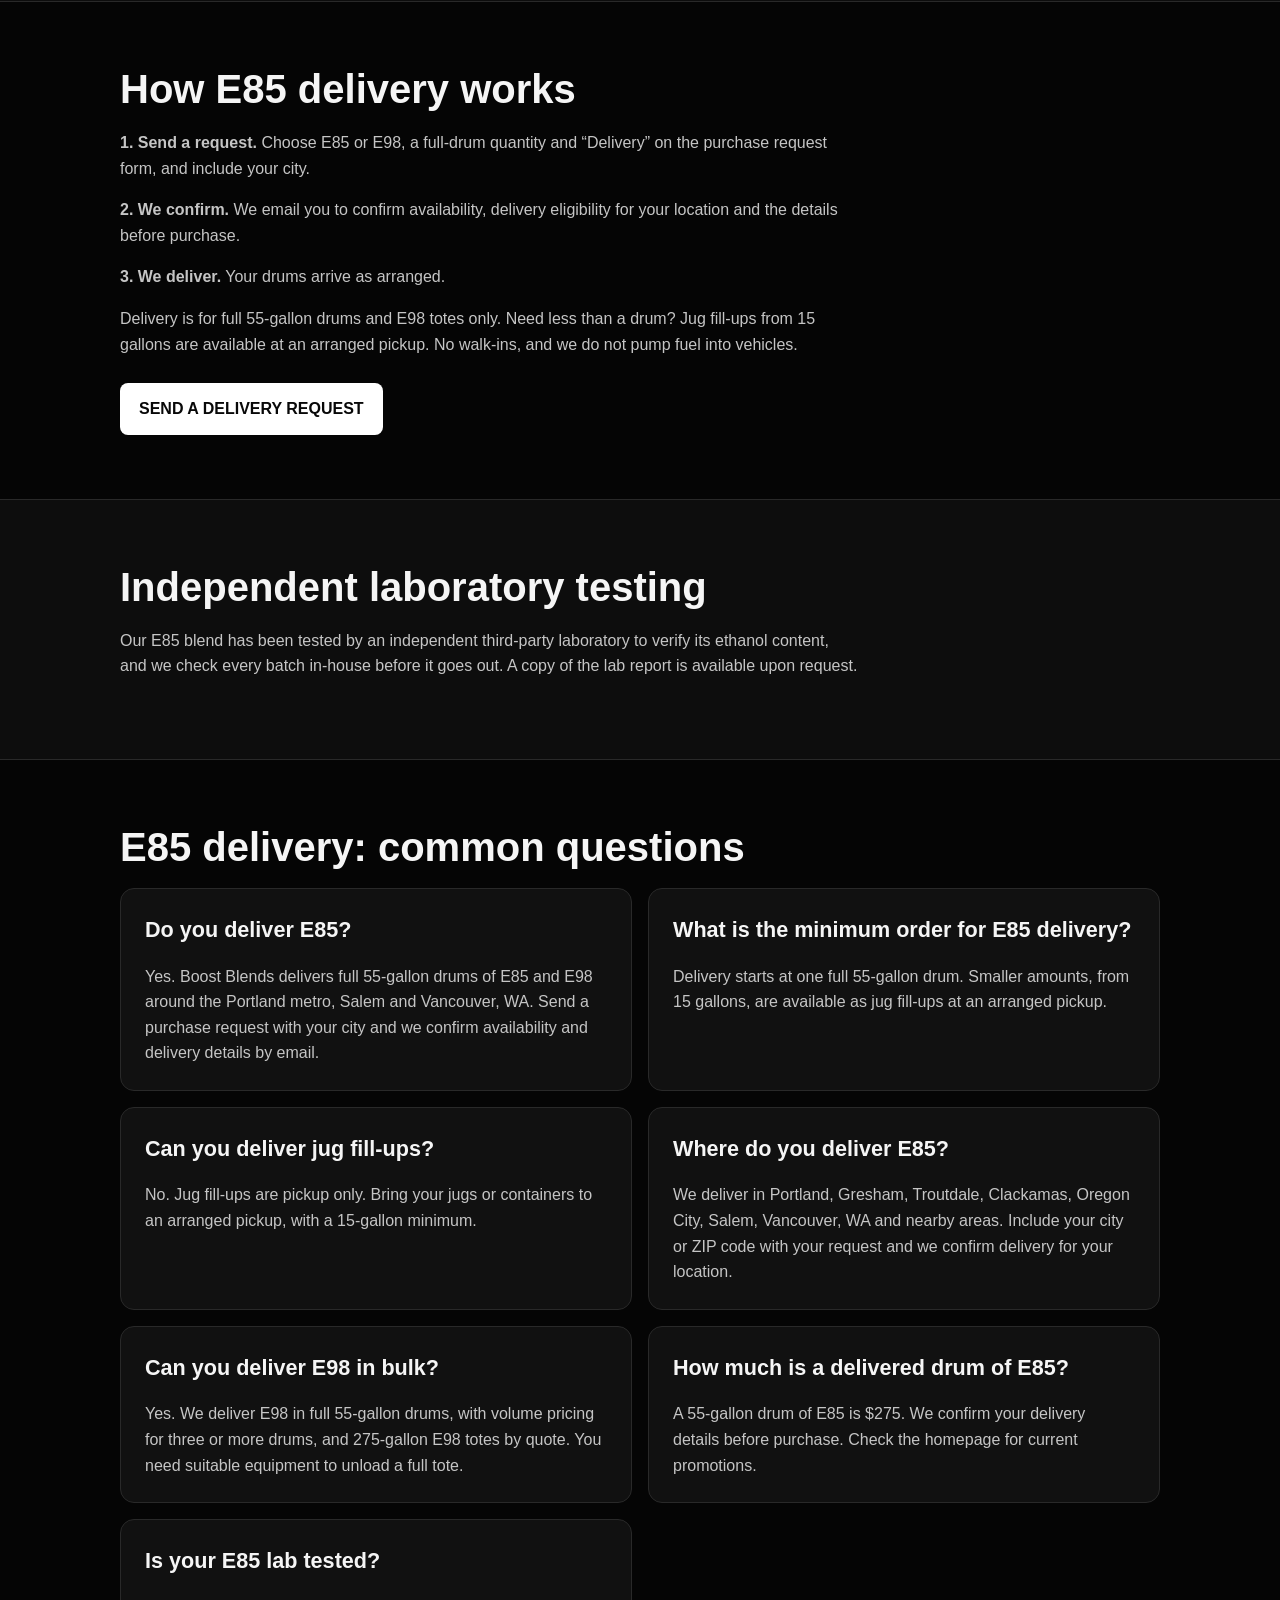
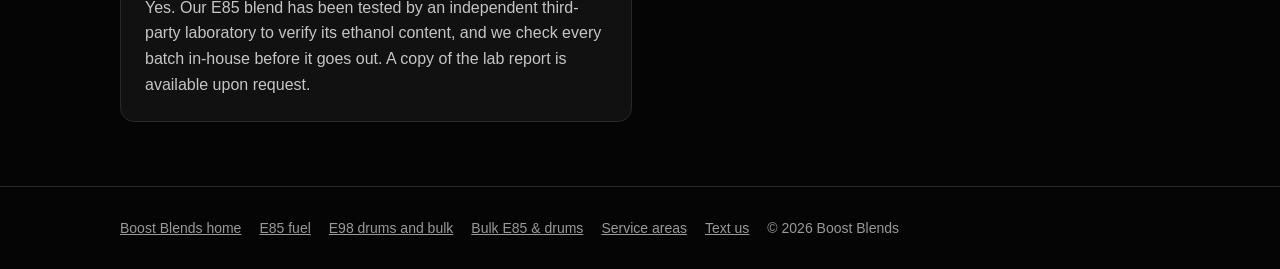
<file: e85-delivery.html>
<!doctype html><html lang="en"><head><script async src="https://www.googletagmanager.com/gtag/js?id=AW-18477456391"></script><script>window.dataLayer=window.dataLayer||[];function gtag(){dataLayer.push(arguments);}gtag('js',new Date());gtag('config','AW-18477456391');</script><meta charset="utf-8"><meta name="viewport" content="width=device-width,initial-scale=1"><title>E85 Delivery in Portland, Salem &amp; Vancouver WA | 55-Gallon Drums | Boost Blends</title><meta name="description" content="E85 and E98 delivered in full 55-gallon drums around Portland, Gresham, Troutdale, Clackamas, Oregon City, Salem and Vancouver, WA. Request delivery online."><link rel="canonical" href="https://boostblendsfuel.com/e85-delivery.html"><meta property="og:image" content="https://boostblendsfuel.com/og-image.jpg"><meta property="og:image:width" content="1200"><meta property="og:image:height" content="628"><meta name="twitter:card" content="summary_large_image"><meta property="og:type" content="website"><meta property="og:site_name" content="Boost Blends Fuel"><meta property="og:title" content="E85 Delivery in the Portland Area | Boost Blends"><meta property="og:description" content="E85 and E98 delivered in full 55-gallon drums around Portland, Salem and Vancouver, WA."><meta property="og:url" content="https://boostblendsfuel.com/e85-delivery.html"><link rel="stylesheet" href="/product.css"><style>.sale,.promobar{display:none}.promo-on .was{text-decoration:line-through;text-decoration-color:#e3141b;text-decoration-thickness:3px;color:#777;margin-right:8px}.promo-on .sale{display:inline;color:#6be62a}.promo-on .promobar{display:block;background:#e3141b;color:#fff;text-align:center;font-weight:900;font-size:14px;padding:10px 16px;text-decoration:none}.cities{display:flex;flex-wrap:wrap;gap:10px;margin-top:18px}.cities a{border:1px solid #444;border-radius:999px;padding:8px 14px;font-weight:800;font-size:14px;text-decoration:none}.crumbs{font-size:13px;color:#999;margin-top:18px}.crumbs a{color:#999}</style><script type="application/ld+json">[{"@context":"https://schema.org","@type":"WebPage","name":"E85 Delivery in Portland, Salem & Vancouver WA | 55-Gallon Drums | Boost Blends","url":"https://boostblendsfuel.com/e85-delivery.html","about":{"@id":"https://boostblendsfuel.com/#business"}},{"@context":"https://schema.org","@type":"BreadcrumbList","itemListElement":[{"@type":"ListItem","position":1,"name":"Home","item":"https://boostblendsfuel.com/"},{"@type":"ListItem","position":2,"name":"E85 delivery","item":"https://boostblendsfuel.com/e85-delivery.html"}]},{"@context":"https://schema.org","@type":"FAQPage","mainEntity":[{"@type":"Question","name":"Do you deliver E85?","acceptedAnswer":{"@type":"Answer","text":"Yes. Boost Blends delivers full 55-gallon drums of E85 and E98 around the Portland metro, Salem and Vancouver, WA. Send a purchase request with your city and we confirm availability and delivery details by email."}},{"@type":"Question","name":"What is the minimum order for E85 delivery?","acceptedAnswer":{"@type":"Answer","text":"Delivery starts at one full 55-gallon drum. Smaller amounts, from 15 gallons, are available as jug fill-ups at an arranged pickup."}},{"@type":"Question","name":"Can you deliver jug fill-ups?","acceptedAnswer":{"@type":"Answer","text":"No. Jug fill-ups are pickup only. Bring your jugs or containers to an arranged pickup, with a 15-gallon minimum."}},{"@type":"Question","name":"Where do you deliver E85?","acceptedAnswer":{"@type":"Answer","text":"We deliver in Portland, Gresham, Troutdale, Clackamas, Oregon City, Salem, Vancouver, WA and nearby areas. Include your city or ZIP code with your request and we confirm delivery for your location."}},{"@type":"Question","name":"Can you deliver E98 in bulk?","acceptedAnswer":{"@type":"Answer","text":"Yes. We deliver E98 in full 55-gallon drums, with volume pricing for three or more drums, and 275-gallon E98 totes by quote. You need suitable equipment to unload a full tote."}},{"@type":"Question","name":"How much is a delivered drum of E85?","acceptedAnswer":{"@type":"Answer","text":"A 55-gallon drum of E85 is $275. We confirm your delivery details before purchase. Check the homepage for current promotions."}},{"@type":"Question","name":"Is your E85 lab tested?","acceptedAnswer":{"@type":"Answer","text":"Yes. Our E85 blend has been tested by an independent third-party laboratory to verify its ethanol content, and we check every batch in-house before it goes out. A copy of the lab report is available upon request."}}]}]</script><style>.textbar{position:fixed;z-index:60;right:18px;bottom:18px;display:flex;align-items:center;justify-content:center;gap:10px;background:#6be62a;color:#050505;font-weight:900;font-size:15px;letter-spacing:.6px;padding:14px 22px;border-radius:999px;text-decoration:none;box-shadow:0 8px 28px rgba(0,0,0,.5)}.textbar:hover{background:#7ff53c}.textbar svg{width:20px;height:20px;flex:none}@media(max-width:700px){.textbar{left:12px;right:12px;bottom:calc(12px + env(safe-area-inset-bottom));padding:15px 18px;font-size:16px}body{padding-bottom:84px}}</style></head><body><a class="promobar" href="/#promo">BULK DISCOUNT FOR EVERYONE: $4.65/GAL E85 &amp; E98 &middot; NOW THROUGH NOV 22 &rarr;</a><div class="wrap"><nav class="nav"><a class="brand" href="/">BOOST BLENDS</a><div class="navlinks"><a href="/e85.html">E85 fuel</a><a href="/e98.html">E98 fuel</a><a class="btn" href="/#request">ORDER FUEL</a></div></nav><div class="crumbs"><a href="/">Home</a> / E85 delivery</div></div><main><section class="hero"><div class="wrap"><div class="eyebrow">E85 &bull; E98 &bull; Drum delivery</div><h1>E85 delivery in the Portland area.</h1><p class="intro">Public E85 pumps are hard to find around Portland, so Boost Blends brings it to you. We deliver full 55-gallon drums of E85 and E98 across the Portland metro, Salem and Vancouver, WA. Send a request with your city and quantity, and we confirm availability and delivery details by email.</p><div class="actions"><a class="btn" href="/#request">REQUEST DELIVERY</a><a class="secondary" href="/bulk-e85.html">Buying in bulk?</a><a class="secondary" href="sms:+19712021317">Text us</a></div></div></section><section class="section"><div class="wrap"><h2>What we deliver</h2><div class="grid"><div class="card"><h3>E85 &middot; 55-gallon drum</h3><p class="price"><span class="was">$275</span><span class="sale">$255.75</span> per drum</p><p>Full drums of E85, ready for your race car, flex-fuel truck or tuned street car.</p></div><div class="card"><h3>E98 &middot; 55-gallon drum</h3><p class="price"><span class="was">$275</span><span class="sale">$255.75</span> per drum</p><p>High-concentration ethanol for mixing your own E85 or a custom blend.</p></div><div class="card"><h3>E98 &middot; three or more drums</h3><p class="price"><span class="was">$4.85</span><span class="sale">$4.65</span> per gallon</p><p>Volume pricing on three or more full E98 drums.</p></div><div class="card"><h3>E98 &middot; 275-gallon tote</h3><p class="price">Request a quote</p><p>Quoted individually. You need suitable equipment to unload a full tote at delivery.</p></div></div></div></section><section class="section notice"><div class="wrap"><h2>Where we deliver</h2><p>We deliver E85 and E98 drums in the cities below and nearby areas. Include your city or ZIP code with your request and we confirm delivery for your location.</p><div class="cities"><a href="/e85-portland.html">Portland</a><a href="/e85-gresham.html">Gresham</a><a href="/e85-troutdale.html">Troutdale</a><a href="/e85-clackamas.html">Clackamas</a><a href="/e85-oregon-city.html">Oregon City</a><a href="/e85-salem.html">Salem</a><a href="/e85-vancouver-wa.html">Vancouver, WA</a></div></div></section><section class="section"><div class="wrap"><h2>How E85 delivery works</h2><p><b>1. Send a request.</b> Choose E85 or E98, a full-drum quantity and &ldquo;Delivery&rdquo; on the purchase request form, and include your city.</p><p><b>2. We confirm.</b> We email you to confirm availability, delivery eligibility for your location and the details before purchase.</p><p><b>3. We deliver.</b> Your drums arrive as arranged.</p><p>Delivery is for full 55-gallon drums and E98 totes only. Need less than a drum? Jug fill-ups from 15 gallons are available at an arranged pickup. No walk-ins, and we do not pump fuel into vehicles.</p><div class="actions"><a class="btn" href="/#request">SEND A DELIVERY REQUEST</a></div></div></section><section class="section notice"><div class="wrap"><h2>Independent laboratory testing</h2><p>Our E85 blend has been tested by an independent third-party laboratory to verify its ethanol content, and we check every batch in-house before it goes out. A copy of the lab report is available upon request.</p></div></section><section class="section"><div class="wrap"><h2>E85 delivery: common questions</h2><div class="grid"><div class="card"><h3>Do you deliver E85?</h3><p>Yes. Boost Blends delivers full 55-gallon drums of E85 and E98 around the Portland metro, Salem and Vancouver, WA. Send a purchase request with your city and we confirm availability and delivery details by email.</p></div><div class="card"><h3>What is the minimum order for E85 delivery?</h3><p>Delivery starts at one full 55-gallon drum. Smaller amounts, from 15 gallons, are available as jug fill-ups at an arranged pickup.</p></div><div class="card"><h3>Can you deliver jug fill-ups?</h3><p>No. Jug fill-ups are pickup only. Bring your jugs or containers to an arranged pickup, with a 15-gallon minimum.</p></div><div class="card"><h3>Where do you deliver E85?</h3><p>We deliver in Portland, Gresham, Troutdale, Clackamas, Oregon City, Salem, Vancouver, WA and nearby areas. Include your city or ZIP code with your request and we confirm delivery for your location.</p></div><div class="card"><h3>Can you deliver E98 in bulk?</h3><p>Yes. We deliver E98 in full 55-gallon drums, with volume pricing for three or more drums, and 275-gallon E98 totes by quote. You need suitable equipment to unload a full tote.</p></div><div class="card"><h3>How much is a delivered drum of E85?</h3><p>A 55-gallon drum of E85 is $275. We confirm your delivery details before purchase. Check the homepage for current promotions.</p></div><div class="card"><h3>Is your E85 lab tested?</h3><p>Yes. Our E85 blend has been tested by an independent third-party laboratory to verify its ethanol content, and we check every batch in-house before it goes out. A copy of the lab report is available upon request.</p></div></div></div></section></main><footer class="footer"><div class="wrap"><a href="/">Boost Blends home</a><a href="/e85.html">E85 fuel</a><a href="/e98.html">E98 drums and bulk</a><a href="/bulk-e85.html">Bulk E85 &amp; drums</a><a href="/areas.html">Service areas</a><a href="sms:+19712021317">Text us</a><span>&copy; 2026 Boost Blends</span></div></footer><script>if(new Date()<new Date('2026-11-23T00:00:00-08:00'))document.body.classList.add('promo-on');</script><script>document.addEventListener('click',function(e){var a=e.target.closest&&e.target.closest('a[href^="sms:"]');if(a&&typeof gtag==='function')gtag('event','text_us_click');});</script><a class="textbar" href="sms:+19712021317" aria-label="Text Boost Blends"><svg viewBox="0 0 24 24" fill="currentColor" aria-hidden="true"><path d="M4 4h16a2 2 0 0 1 2 2v10a2 2 0 0 1-2 2H8l-4 4V6a2 2 0 0 1 2-2zm3 6v2h2v-2H7zm4 0v2h2v-2h-2zm4 0v2h2v-2h-2z"/></svg>TEXT US</a></body></html>
</file>
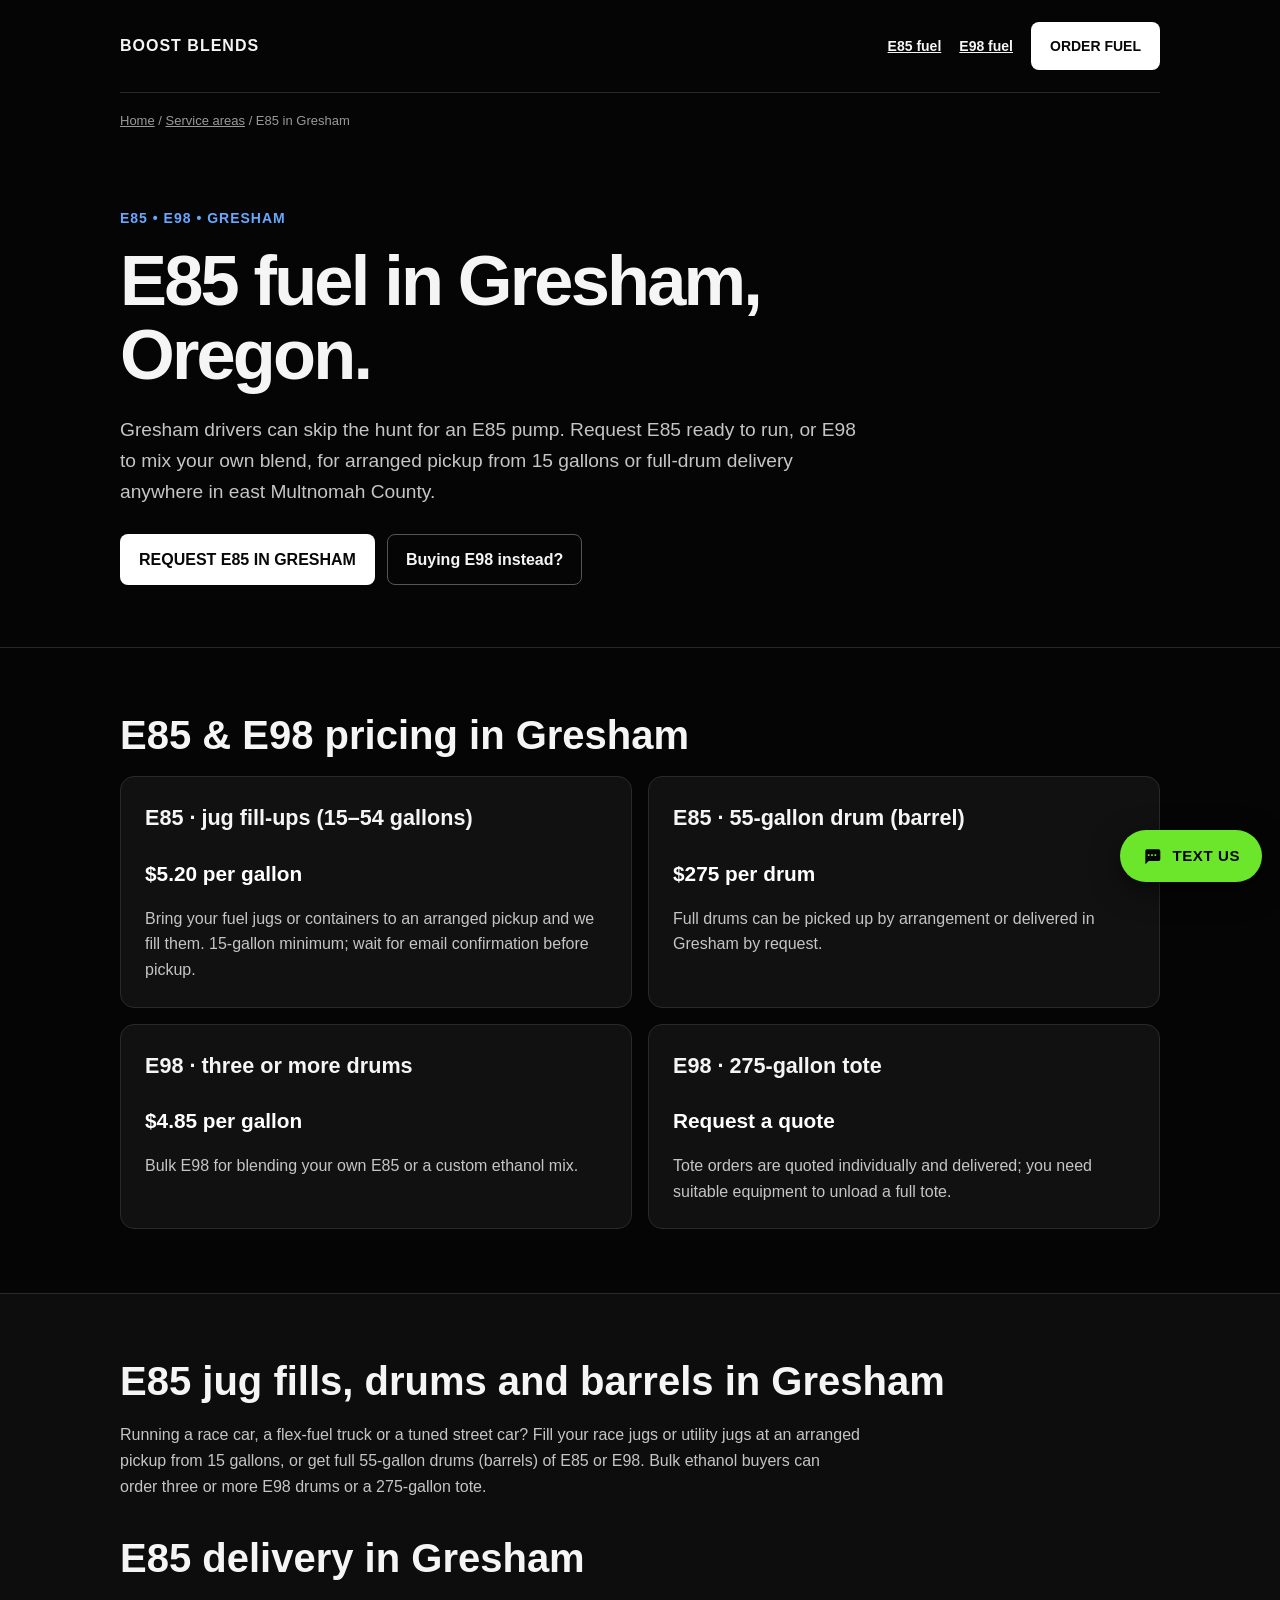
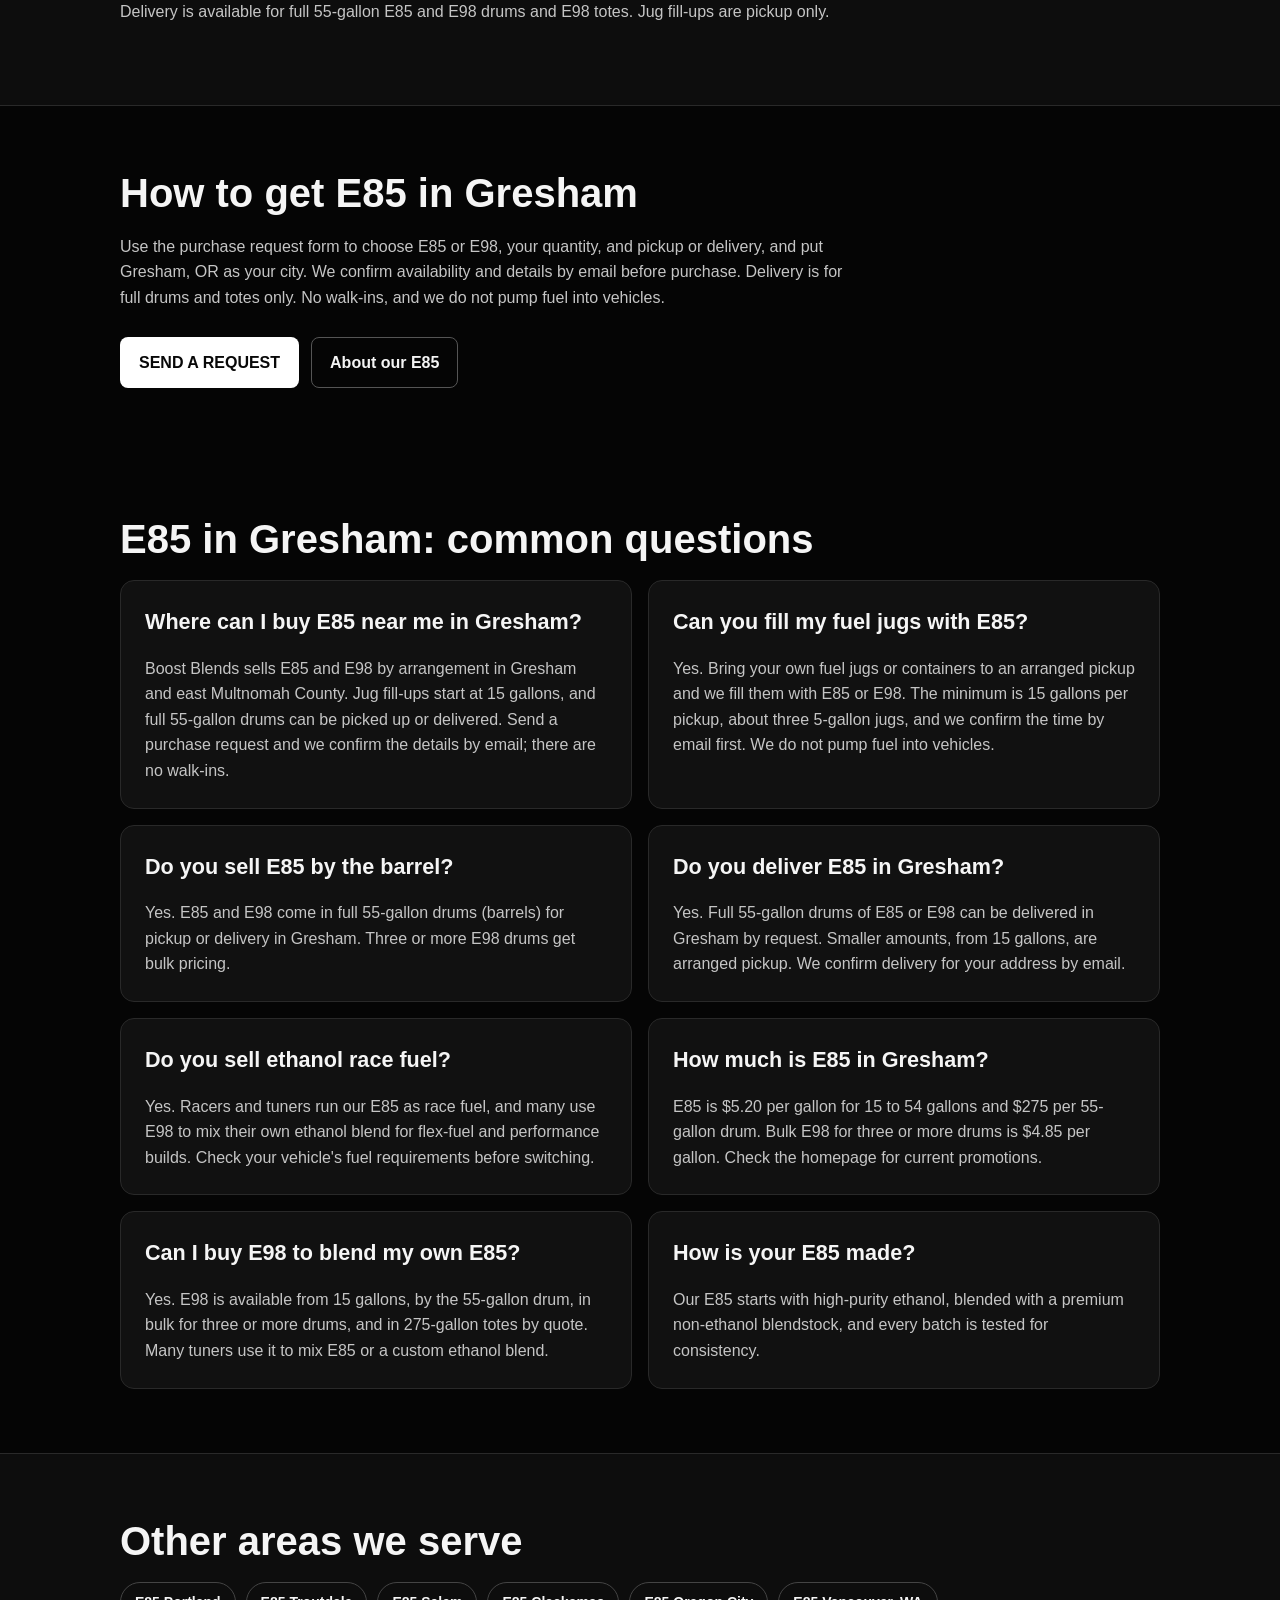
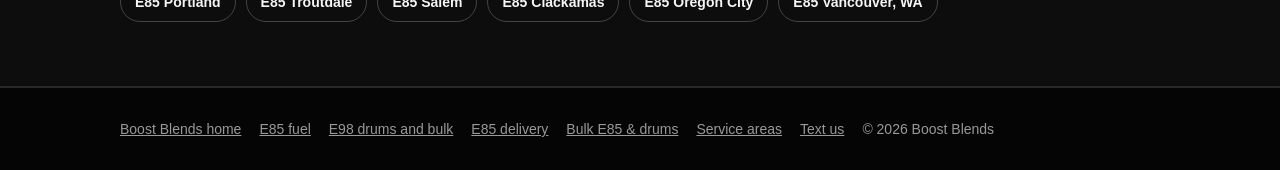
<file: e85-gresham.html>
<!doctype html><html lang="en"><head><script async src="https://www.googletagmanager.com/gtag/js?id=AW-18477456391"></script><script>window.dataLayer=window.dataLayer||[];function gtag(){dataLayer.push(arguments);}gtag('js',new Date());gtag('config','AW-18477456391');</script><meta charset="utf-8"><meta name="viewport" content="width=device-width,initial-scale=1"><title>E85 in Gresham | Jug Fills, Drums &amp; Barrels | Boost Blends</title><meta name="description" content="E85 and E98 near you in Gresham: jug fill-ups from 15 gallons, 55-gallon drums and barrels, drum delivery, bulk ethanol and race fuel. Every batch tested."><link rel="canonical" href="https://boostblendsfuel.com/e85-gresham.html"><meta property="og:image" content="https://boostblendsfuel.com/og-image.jpg"><meta property="og:image:width" content="1200"><meta property="og:image:height" content="628"><meta name="twitter:card" content="summary_large_image"><meta property="og:type" content="website"><meta property="og:site_name" content="Boost Blends Fuel"><meta property="og:title" content="E85 Fuel in Gresham | Boost Blends"><meta property="og:description" content="E85 and E98 near you in Gresham: jug fill-ups from 15 gallons, 55-gallon drums and barrels, drum delivery, bulk ethanol and race fuel. Every batch tested."><meta property="og:url" content="https://boostblendsfuel.com/e85-gresham.html"><link rel="stylesheet" href="/product.css"><style>.sale,.promobar{display:none}.promo-on .was{text-decoration:line-through;text-decoration-color:#e3141b;text-decoration-thickness:3px;color:#777;margin-right:8px}.promo-on .sale{display:inline;color:#6be62a}.promo-on .promobar{display:block;background:#e3141b;color:#fff;text-align:center;font-weight:900;font-size:14px;padding:10px 16px;text-decoration:none}.cities{display:flex;flex-wrap:wrap;gap:10px;margin-top:18px}.cities a{border:1px solid #444;border-radius:999px;padding:8px 14px;font-weight:800;font-size:14px;text-decoration:none}.crumbs{font-size:13px;color:#999;margin-top:18px}.crumbs a{color:#999}</style><script type="application/ld+json">[{"@context":"https://schema.org","@type":"WebPage","name":"E85 in Gresham | Jug Fills, Drums & Barrels | Boost Blends","url":"https://boostblendsfuel.com/e85-gresham.html","about":{"@id":"https://boostblendsfuel.com/#business"},"mentions":{"@type":"City","name":"Gresham, OR"}},{"@context":"https://schema.org","@type":"BreadcrumbList","itemListElement":[{"@type":"ListItem","position":1,"name":"Home","item":"https://boostblendsfuel.com/"},{"@type":"ListItem","position":2,"name":"Service areas","item":"https://boostblendsfuel.com/areas.html"},{"@type":"ListItem","position":3,"name":"E85 in Gresham","item":"https://boostblendsfuel.com/e85-gresham.html"}]},{"@context":"https://schema.org","@type":"FAQPage","mainEntity":[{"@type":"Question","name":"Where can I buy E85 near me in Gresham?","acceptedAnswer":{"@type":"Answer","text":"Boost Blends sells E85 and E98 by arrangement in Gresham and east Multnomah County. Jug fill-ups start at 15 gallons, and full 55-gallon drums can be picked up or delivered. Send a purchase request and we confirm the details by email; there are no walk-ins."}},{"@type":"Question","name":"Can you fill my fuel jugs with E85?","acceptedAnswer":{"@type":"Answer","text":"Yes. Bring your own fuel jugs or containers to an arranged pickup and we fill them with E85 or E98. The minimum is 15 gallons per pickup, about three 5-gallon jugs, and we confirm the time by email first. We do not pump fuel into vehicles."}},{"@type":"Question","name":"Do you sell E85 by the barrel?","acceptedAnswer":{"@type":"Answer","text":"Yes. E85 and E98 come in full 55-gallon drums (barrels) for pickup or delivery in Gresham. Three or more E98 drums get bulk pricing."}},{"@type":"Question","name":"Do you deliver E85 in Gresham?","acceptedAnswer":{"@type":"Answer","text":"Yes. Full 55-gallon drums of E85 or E98 can be delivered in Gresham by request. Smaller amounts, from 15 gallons, are arranged pickup. We confirm delivery for your address by email."}},{"@type":"Question","name":"Do you sell ethanol race fuel?","acceptedAnswer":{"@type":"Answer","text":"Yes. Racers and tuners run our E85 as race fuel, and many use E98 to mix their own ethanol blend for flex-fuel and performance builds. Check your vehicle's fuel requirements before switching."}},{"@type":"Question","name":"How much is E85 in Gresham?","acceptedAnswer":{"@type":"Answer","text":"E85 is $5.20 per gallon for 15 to 54 gallons and $275 per 55-gallon drum. Bulk E98 for three or more drums is $4.85 per gallon. Check the homepage for current promotions."}},{"@type":"Question","name":"Can I buy E98 to blend my own E85?","acceptedAnswer":{"@type":"Answer","text":"Yes. E98 is available from 15 gallons, by the 55-gallon drum, in bulk for three or more drums, and in 275-gallon totes by quote. Many tuners use it to mix E85 or a custom ethanol blend."}},{"@type":"Question","name":"How is your E85 made?","acceptedAnswer":{"@type":"Answer","text":"Our E85 starts with high-purity ethanol, blended with a premium non-ethanol blendstock, and every batch is tested for consistency."}}]}]</script><style>.textbar{position:fixed;z-index:60;right:18px;bottom:18px;display:flex;align-items:center;justify-content:center;gap:10px;background:#6be62a;color:#050505;font-weight:900;font-size:15px;letter-spacing:.6px;padding:14px 22px;border-radius:999px;text-decoration:none;box-shadow:0 8px 28px rgba(0,0,0,.5)}.textbar:hover{background:#7ff53c}.textbar svg{width:20px;height:20px;flex:none}@media(max-width:700px){.textbar{left:12px;right:12px;bottom:calc(12px + env(safe-area-inset-bottom));padding:15px 18px;font-size:16px}body{padding-bottom:84px}}</style></head><body><a class="promobar" href="/#promo">BULK DISCOUNT FOR EVERYONE: $4.65/GAL E85 &amp; E98 &middot; NOW THROUGH NOV 22 &rarr;</a><div class="wrap"><nav class="nav"><a class="brand" href="/">BOOST BLENDS</a><div class="navlinks"><a href="/e85.html">E85 fuel</a><a href="/e98.html">E98 fuel</a><a class="btn" href="/#request">ORDER FUEL</a></div></nav><div class="crumbs"><a href="/">Home</a> / <a href="/areas.html">Service areas</a> / E85 in Gresham</div></div><main><section class="hero"><div class="wrap"><div class="eyebrow">E85 &bull; E98 &bull; Gresham</div><h1>E85 fuel in Gresham, Oregon.</h1><p class="intro">Gresham drivers can skip the hunt for an E85 pump. Request E85 ready to run, or E98 to mix your own blend, for arranged pickup from 15 gallons or full-drum delivery anywhere in east Multnomah County.</p><div class="actions"><a class="btn" href="/#request">REQUEST E85 IN GRESHAM</a><a class="secondary" href="/e98.html">Buying E98 instead?</a></div></div></section><section class="section"><div class="wrap"><h2>E85 &amp; E98 pricing in Gresham</h2><div class="grid"><div class="card"><h3>E85 &middot; jug fill-ups (15&ndash;54 gallons)</h3><p class="price"><span class="was">$5.20</span><span class="sale">$4.65</span> per gallon</p><p>Bring your fuel jugs or containers to an arranged pickup and we fill them. 15-gallon minimum; wait for email confirmation before pickup.</p></div><div class="card"><h3>E85 &middot; 55-gallon drum (barrel)</h3><p class="price"><span class="was">$275</span><span class="sale">$255.75</span> per drum</p><p>Full drums can be picked up by arrangement or delivered in Gresham by request.</p></div><div class="card"><h3>E98 &middot; three or more drums</h3><p class="price"><span class="was">$4.85</span><span class="sale">$4.65</span> per gallon</p><p>Bulk E98 for blending your own E85 or a custom ethanol mix.</p></div><div class="card"><h3>E98 &middot; 275-gallon tote</h3><p class="price">Request a quote</p><p>Tote orders are quoted individually and delivered; you need suitable equipment to unload a full tote.</p></div></div></div></section><section class="section notice"><div class="wrap"><h2>E85 jug fills, drums and barrels in Gresham</h2><p>Running a race car, a flex-fuel truck or a tuned street car? Fill your race jugs or utility jugs at an arranged pickup from 15 gallons, or get full 55-gallon drums (barrels) of E85 or E98. Bulk ethanol buyers can order three or more E98 drums or a 275-gallon tote.</p><h2 style="margin-top:36px">E85 delivery in Gresham</h2><p>Delivery is available for full 55-gallon E85 and E98 drums and E98 totes. Jug fill-ups are pickup only.</p></div></section><section class="section"><div class="wrap"><h2>How to get E85 in Gresham</h2><p>Use the purchase request form to choose E85 or E98, your quantity, and pickup or delivery, and put Gresham, OR as your city. We confirm availability and details by email before purchase. Delivery is for full drums and totes only. No walk-ins, and we do not pump fuel into vehicles.</p><div class="actions"><a class="btn" href="/#request">SEND A REQUEST</a><a class="secondary" href="/e85.html">About our E85</a></div></div></section><section class="section"><div class="wrap"><h2>E85 in Gresham: common questions</h2><div class="grid"><div class="card"><h3>Where can I buy E85 near me in Gresham?</h3><p>Boost Blends sells E85 and E98 by arrangement in Gresham and east Multnomah County. Jug fill-ups start at 15 gallons, and full 55-gallon drums can be picked up or delivered. Send a purchase request and we confirm the details by email; there are no walk-ins.</p></div><div class="card"><h3>Can you fill my fuel jugs with E85?</h3><p>Yes. Bring your own fuel jugs or containers to an arranged pickup and we fill them with E85 or E98. The minimum is 15 gallons per pickup, about three 5-gallon jugs, and we confirm the time by email first. We do not pump fuel into vehicles.</p></div><div class="card"><h3>Do you sell E85 by the barrel?</h3><p>Yes. E85 and E98 come in full 55-gallon drums (barrels) for pickup or delivery in Gresham. Three or more E98 drums get bulk pricing.</p></div><div class="card"><h3>Do you deliver E85 in Gresham?</h3><p>Yes. Full 55-gallon drums of E85 or E98 can be delivered in Gresham by request. Smaller amounts, from 15 gallons, are arranged pickup. We confirm delivery for your address by email.</p></div><div class="card"><h3>Do you sell ethanol race fuel?</h3><p>Yes. Racers and tuners run our E85 as race fuel, and many use E98 to mix their own ethanol blend for flex-fuel and performance builds. Check your vehicle's fuel requirements before switching.</p></div><div class="card"><h3>How much is E85 in Gresham?</h3><p>E85 is $5.20 per gallon for 15 to 54 gallons and $275 per 55-gallon drum. Bulk E98 for three or more drums is $4.85 per gallon. Check the homepage for current promotions.</p></div><div class="card"><h3>Can I buy E98 to blend my own E85?</h3><p>Yes. E98 is available from 15 gallons, by the 55-gallon drum, in bulk for three or more drums, and in 275-gallon totes by quote. Many tuners use it to mix E85 or a custom ethanol blend.</p></div><div class="card"><h3>How is your E85 made?</h3><p>Our E85 starts with high-purity ethanol, blended with a premium non-ethanol blendstock, and every batch is tested for consistency.</p></div></div></div></section><section class="section notice"><div class="wrap"><h2>Other areas we serve</h2><div class="cities"><a href="/e85-portland.html">E85 Portland</a><a href="/e85-troutdale.html">E85 Troutdale</a><a href="/e85-salem.html">E85 Salem</a><a href="/e85-clackamas.html">E85 Clackamas</a><a href="/e85-oregon-city.html">E85 Oregon City</a><a href="/e85-vancouver-wa.html">E85 Vancouver, WA</a></div></div></section></main><footer class="footer"><div class="wrap"><a href="/">Boost Blends home</a><a href="/e85.html">E85 fuel</a><a href="/e98.html">E98 drums and bulk</a><a href="/e85-delivery.html">E85 delivery</a><a href="/bulk-e85.html">Bulk E85 &amp; drums</a><a href="/areas.html">Service areas</a><a href="sms:+19712021317">Text us</a><span>&copy; 2026 Boost Blends</span></div></footer><script>if(new Date()<new Date('2026-11-23T00:00:00-08:00'))document.body.classList.add('promo-on');</script><script>document.addEventListener('click',function(e){var a=e.target.closest&&e.target.closest('a[href^="sms:"]');if(a&&typeof gtag==='function')gtag('event','text_us_click');});</script><a class="textbar" href="sms:+19712021317" aria-label="Text Boost Blends"><svg viewBox="0 0 24 24" fill="currentColor" aria-hidden="true"><path d="M4 4h16a2 2 0 0 1 2 2v10a2 2 0 0 1-2 2H8l-4 4V6a2 2 0 0 1 2-2zm3 6v2h2v-2H7zm4 0v2h2v-2h-2zm4 0v2h2v-2h-2z"/></svg>TEXT US</a></body></html>
</file>
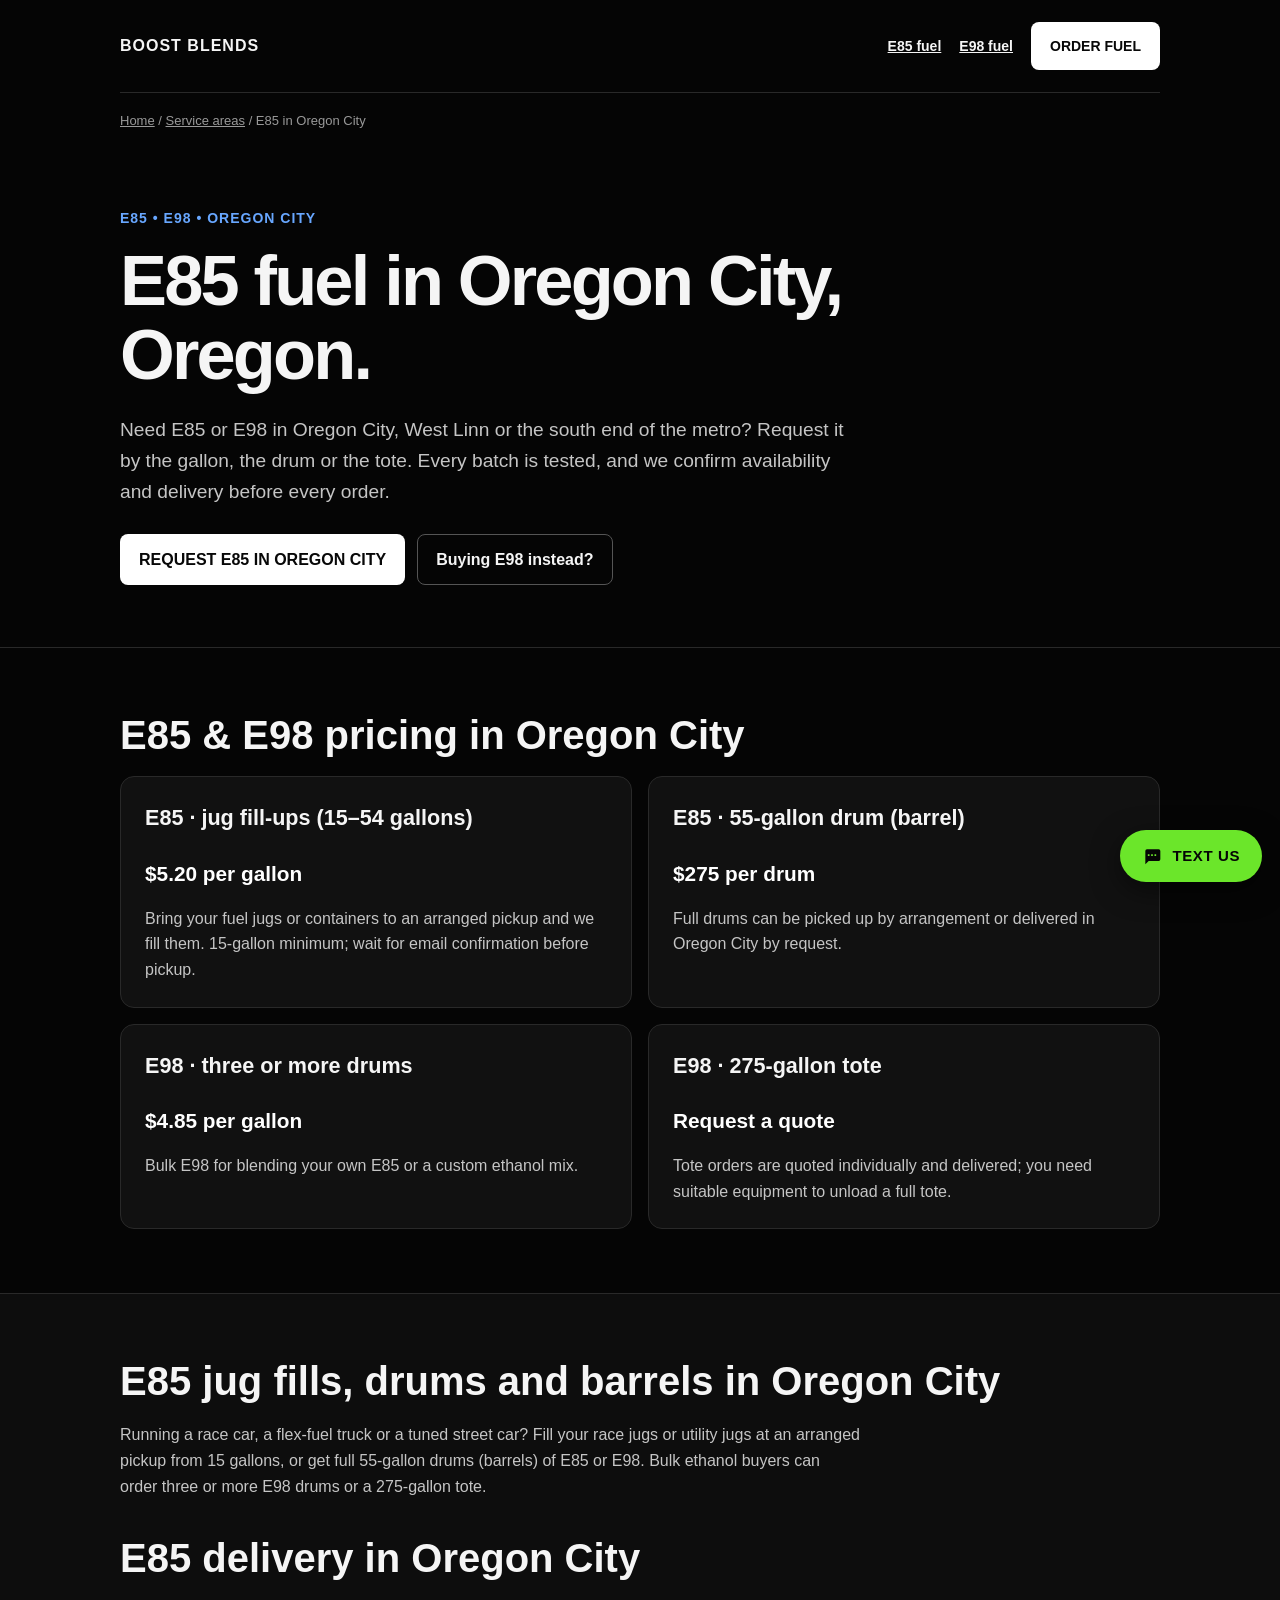
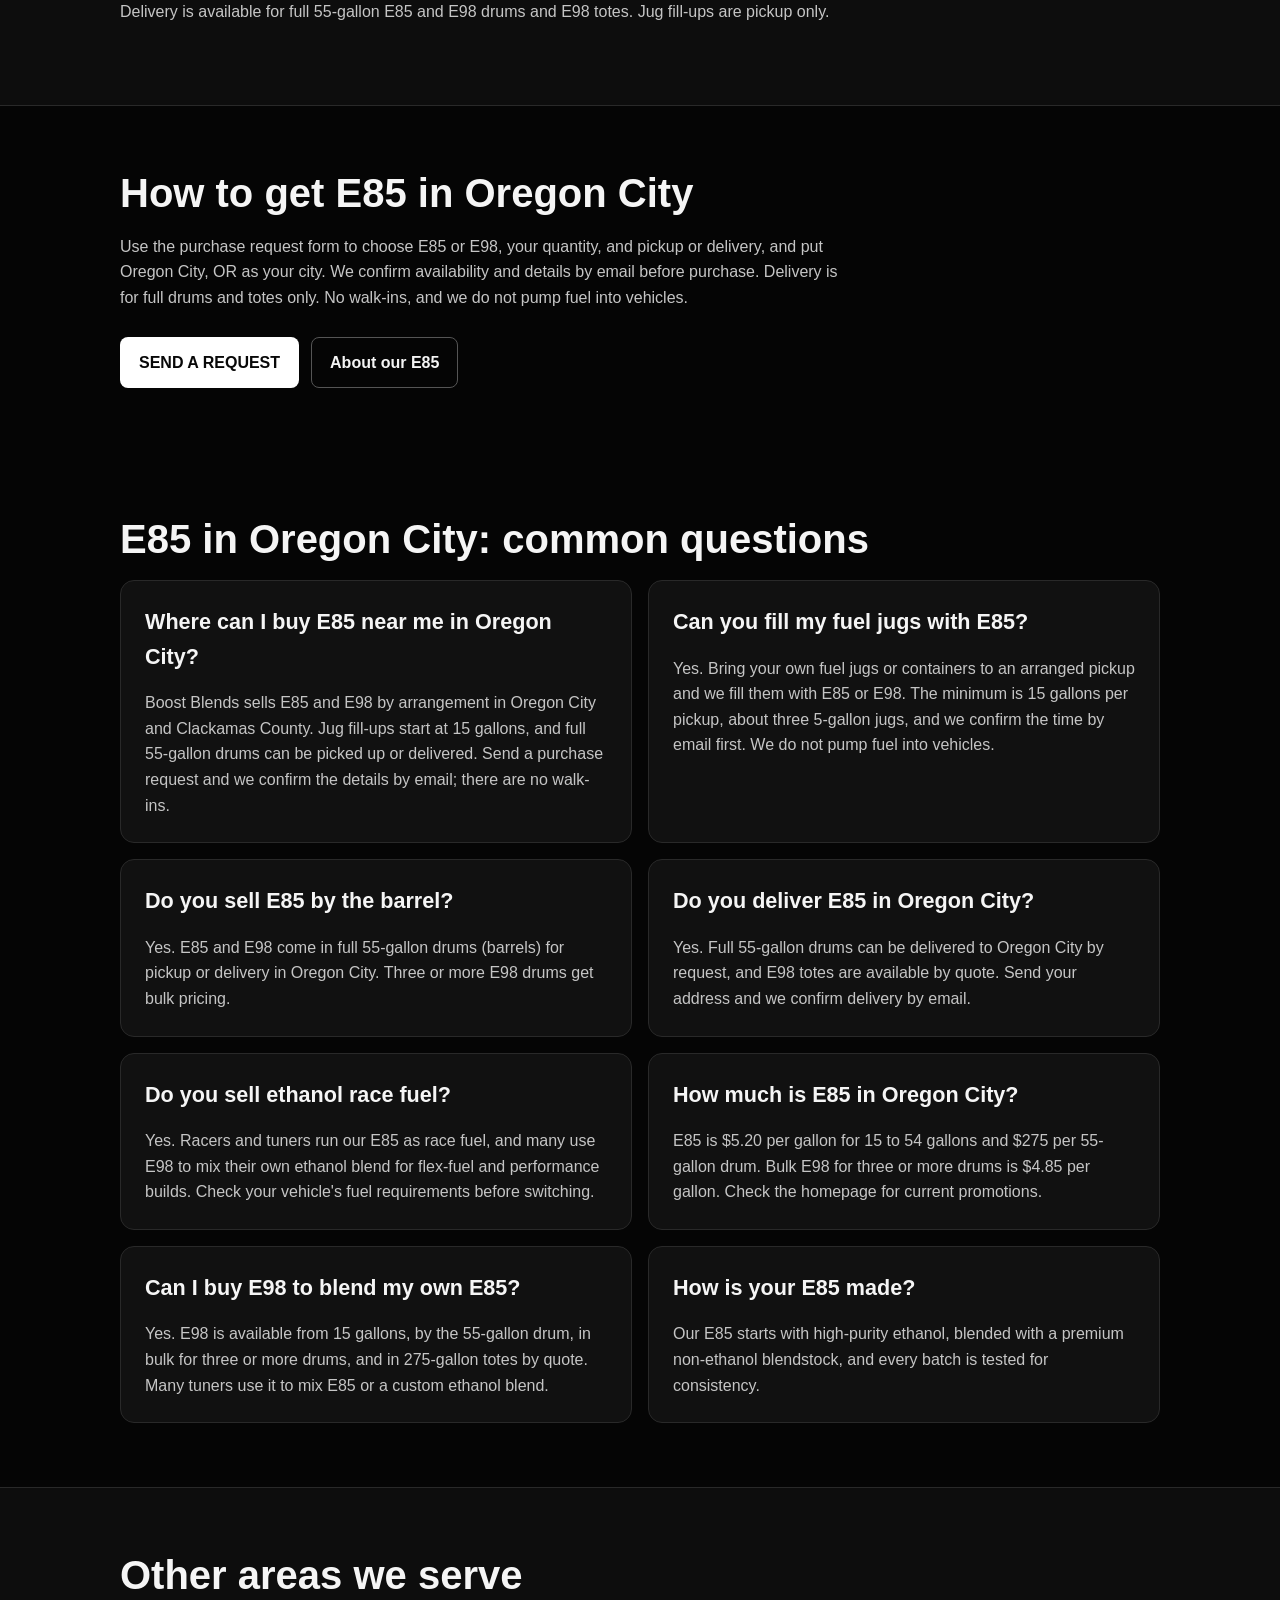
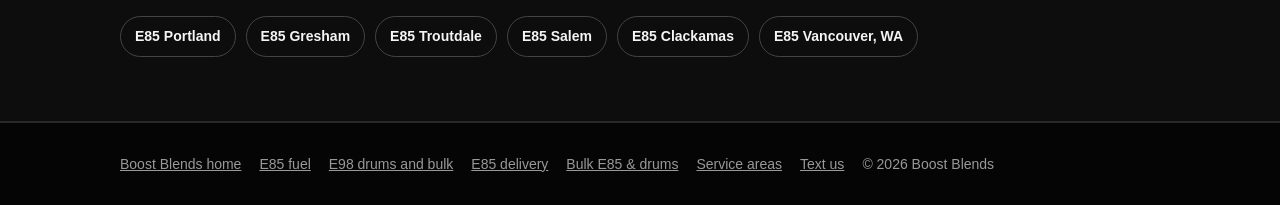
<file: e85-oregon-city.html>
<!doctype html><html lang="en"><head><script async src="https://www.googletagmanager.com/gtag/js?id=AW-18477456391"></script><script>window.dataLayer=window.dataLayer||[];function gtag(){dataLayer.push(arguments);}gtag('js',new Date());gtag('config','AW-18477456391');</script><meta charset="utf-8"><meta name="viewport" content="width=device-width,initial-scale=1"><title>E85 in Oregon City | Jug Fills, Drums &amp; Barrels | Boost Blends</title><meta name="description" content="E85 and E98 near you in Oregon City: jug fill-ups from 15 gallons, 55-gallon drums and barrels, drum delivery, bulk ethanol and race fuel. Every batch tested."><link rel="canonical" href="https://boostblendsfuel.com/e85-oregon-city.html"><meta property="og:image" content="https://boostblendsfuel.com/og-image.jpg"><meta property="og:image:width" content="1200"><meta property="og:image:height" content="628"><meta name="twitter:card" content="summary_large_image"><meta property="og:type" content="website"><meta property="og:site_name" content="Boost Blends Fuel"><meta property="og:title" content="E85 Fuel in Oregon City | Boost Blends"><meta property="og:description" content="E85 and E98 near you in Oregon City: jug fill-ups from 15 gallons, 55-gallon drums and barrels, drum delivery, bulk ethanol and race fuel. Every batch tested."><meta property="og:url" content="https://boostblendsfuel.com/e85-oregon-city.html"><link rel="stylesheet" href="/product.css"><style>.sale,.promobar{display:none}.promo-on .was{text-decoration:line-through;text-decoration-color:#e3141b;text-decoration-thickness:3px;color:#777;margin-right:8px}.promo-on .sale{display:inline;color:#6be62a}.promo-on .promobar{display:block;background:#e3141b;color:#fff;text-align:center;font-weight:900;font-size:14px;padding:10px 16px;text-decoration:none}.cities{display:flex;flex-wrap:wrap;gap:10px;margin-top:18px}.cities a{border:1px solid #444;border-radius:999px;padding:8px 14px;font-weight:800;font-size:14px;text-decoration:none}.crumbs{font-size:13px;color:#999;margin-top:18px}.crumbs a{color:#999}</style><script type="application/ld+json">[{"@context":"https://schema.org","@type":"WebPage","name":"E85 in Oregon City | Jug Fills, Drums & Barrels | Boost Blends","url":"https://boostblendsfuel.com/e85-oregon-city.html","about":{"@id":"https://boostblendsfuel.com/#business"},"mentions":{"@type":"City","name":"Oregon City, OR"}},{"@context":"https://schema.org","@type":"BreadcrumbList","itemListElement":[{"@type":"ListItem","position":1,"name":"Home","item":"https://boostblendsfuel.com/"},{"@type":"ListItem","position":2,"name":"Service areas","item":"https://boostblendsfuel.com/areas.html"},{"@type":"ListItem","position":3,"name":"E85 in Oregon City","item":"https://boostblendsfuel.com/e85-oregon-city.html"}]},{"@context":"https://schema.org","@type":"FAQPage","mainEntity":[{"@type":"Question","name":"Where can I buy E85 near me in Oregon City?","acceptedAnswer":{"@type":"Answer","text":"Boost Blends sells E85 and E98 by arrangement in Oregon City and Clackamas County. Jug fill-ups start at 15 gallons, and full 55-gallon drums can be picked up or delivered. Send a purchase request and we confirm the details by email; there are no walk-ins."}},{"@type":"Question","name":"Can you fill my fuel jugs with E85?","acceptedAnswer":{"@type":"Answer","text":"Yes. Bring your own fuel jugs or containers to an arranged pickup and we fill them with E85 or E98. The minimum is 15 gallons per pickup, about three 5-gallon jugs, and we confirm the time by email first. We do not pump fuel into vehicles."}},{"@type":"Question","name":"Do you sell E85 by the barrel?","acceptedAnswer":{"@type":"Answer","text":"Yes. E85 and E98 come in full 55-gallon drums (barrels) for pickup or delivery in Oregon City. Three or more E98 drums get bulk pricing."}},{"@type":"Question","name":"Do you deliver E85 in Oregon City?","acceptedAnswer":{"@type":"Answer","text":"Yes. Full 55-gallon drums can be delivered to Oregon City by request, and E98 totes are available by quote. Send your address and we confirm delivery by email."}},{"@type":"Question","name":"Do you sell ethanol race fuel?","acceptedAnswer":{"@type":"Answer","text":"Yes. Racers and tuners run our E85 as race fuel, and many use E98 to mix their own ethanol blend for flex-fuel and performance builds. Check your vehicle's fuel requirements before switching."}},{"@type":"Question","name":"How much is E85 in Oregon City?","acceptedAnswer":{"@type":"Answer","text":"E85 is $5.20 per gallon for 15 to 54 gallons and $275 per 55-gallon drum. Bulk E98 for three or more drums is $4.85 per gallon. Check the homepage for current promotions."}},{"@type":"Question","name":"Can I buy E98 to blend my own E85?","acceptedAnswer":{"@type":"Answer","text":"Yes. E98 is available from 15 gallons, by the 55-gallon drum, in bulk for three or more drums, and in 275-gallon totes by quote. Many tuners use it to mix E85 or a custom ethanol blend."}},{"@type":"Question","name":"How is your E85 made?","acceptedAnswer":{"@type":"Answer","text":"Our E85 starts with high-purity ethanol, blended with a premium non-ethanol blendstock, and every batch is tested for consistency."}}]}]</script><style>.textbar{position:fixed;z-index:60;right:18px;bottom:18px;display:flex;align-items:center;justify-content:center;gap:10px;background:#6be62a;color:#050505;font-weight:900;font-size:15px;letter-spacing:.6px;padding:14px 22px;border-radius:999px;text-decoration:none;box-shadow:0 8px 28px rgba(0,0,0,.5)}.textbar:hover{background:#7ff53c}.textbar svg{width:20px;height:20px;flex:none}@media(max-width:700px){.textbar{left:12px;right:12px;bottom:calc(12px + env(safe-area-inset-bottom));padding:15px 18px;font-size:16px}body{padding-bottom:84px}}</style></head><body><a class="promobar" href="/#promo">BULK DISCOUNT FOR EVERYONE: $4.65/GAL E85 &amp; E98 &middot; NOW THROUGH NOV 22 &rarr;</a><div class="wrap"><nav class="nav"><a class="brand" href="/">BOOST BLENDS</a><div class="navlinks"><a href="/e85.html">E85 fuel</a><a href="/e98.html">E98 fuel</a><a class="btn" href="/#request">ORDER FUEL</a></div></nav><div class="crumbs"><a href="/">Home</a> / <a href="/areas.html">Service areas</a> / E85 in Oregon City</div></div><main><section class="hero"><div class="wrap"><div class="eyebrow">E85 &bull; E98 &bull; Oregon City</div><h1>E85 fuel in Oregon City, Oregon.</h1><p class="intro">Need E85 or E98 in Oregon City, West Linn or the south end of the metro? Request it by the gallon, the drum or the tote. Every batch is tested, and we confirm availability and delivery before every order.</p><div class="actions"><a class="btn" href="/#request">REQUEST E85 IN OREGON CITY</a><a class="secondary" href="/e98.html">Buying E98 instead?</a></div></div></section><section class="section"><div class="wrap"><h2>E85 &amp; E98 pricing in Oregon City</h2><div class="grid"><div class="card"><h3>E85 &middot; jug fill-ups (15&ndash;54 gallons)</h3><p class="price"><span class="was">$5.20</span><span class="sale">$4.65</span> per gallon</p><p>Bring your fuel jugs or containers to an arranged pickup and we fill them. 15-gallon minimum; wait for email confirmation before pickup.</p></div><div class="card"><h3>E85 &middot; 55-gallon drum (barrel)</h3><p class="price"><span class="was">$275</span><span class="sale">$255.75</span> per drum</p><p>Full drums can be picked up by arrangement or delivered in Oregon City by request.</p></div><div class="card"><h3>E98 &middot; three or more drums</h3><p class="price"><span class="was">$4.85</span><span class="sale">$4.65</span> per gallon</p><p>Bulk E98 for blending your own E85 or a custom ethanol mix.</p></div><div class="card"><h3>E98 &middot; 275-gallon tote</h3><p class="price">Request a quote</p><p>Tote orders are quoted individually and delivered; you need suitable equipment to unload a full tote.</p></div></div></div></section><section class="section notice"><div class="wrap"><h2>E85 jug fills, drums and barrels in Oregon City</h2><p>Running a race car, a flex-fuel truck or a tuned street car? Fill your race jugs or utility jugs at an arranged pickup from 15 gallons, or get full 55-gallon drums (barrels) of E85 or E98. Bulk ethanol buyers can order three or more E98 drums or a 275-gallon tote.</p><h2 style="margin-top:36px">E85 delivery in Oregon City</h2><p>Delivery is available for full 55-gallon E85 and E98 drums and E98 totes. Jug fill-ups are pickup only.</p></div></section><section class="section"><div class="wrap"><h2>How to get E85 in Oregon City</h2><p>Use the purchase request form to choose E85 or E98, your quantity, and pickup or delivery, and put Oregon City, OR as your city. We confirm availability and details by email before purchase. Delivery is for full drums and totes only. No walk-ins, and we do not pump fuel into vehicles.</p><div class="actions"><a class="btn" href="/#request">SEND A REQUEST</a><a class="secondary" href="/e85.html">About our E85</a></div></div></section><section class="section"><div class="wrap"><h2>E85 in Oregon City: common questions</h2><div class="grid"><div class="card"><h3>Where can I buy E85 near me in Oregon City?</h3><p>Boost Blends sells E85 and E98 by arrangement in Oregon City and Clackamas County. Jug fill-ups start at 15 gallons, and full 55-gallon drums can be picked up or delivered. Send a purchase request and we confirm the details by email; there are no walk-ins.</p></div><div class="card"><h3>Can you fill my fuel jugs with E85?</h3><p>Yes. Bring your own fuel jugs or containers to an arranged pickup and we fill them with E85 or E98. The minimum is 15 gallons per pickup, about three 5-gallon jugs, and we confirm the time by email first. We do not pump fuel into vehicles.</p></div><div class="card"><h3>Do you sell E85 by the barrel?</h3><p>Yes. E85 and E98 come in full 55-gallon drums (barrels) for pickup or delivery in Oregon City. Three or more E98 drums get bulk pricing.</p></div><div class="card"><h3>Do you deliver E85 in Oregon City?</h3><p>Yes. Full 55-gallon drums can be delivered to Oregon City by request, and E98 totes are available by quote. Send your address and we confirm delivery by email.</p></div><div class="card"><h3>Do you sell ethanol race fuel?</h3><p>Yes. Racers and tuners run our E85 as race fuel, and many use E98 to mix their own ethanol blend for flex-fuel and performance builds. Check your vehicle's fuel requirements before switching.</p></div><div class="card"><h3>How much is E85 in Oregon City?</h3><p>E85 is $5.20 per gallon for 15 to 54 gallons and $275 per 55-gallon drum. Bulk E98 for three or more drums is $4.85 per gallon. Check the homepage for current promotions.</p></div><div class="card"><h3>Can I buy E98 to blend my own E85?</h3><p>Yes. E98 is available from 15 gallons, by the 55-gallon drum, in bulk for three or more drums, and in 275-gallon totes by quote. Many tuners use it to mix E85 or a custom ethanol blend.</p></div><div class="card"><h3>How is your E85 made?</h3><p>Our E85 starts with high-purity ethanol, blended with a premium non-ethanol blendstock, and every batch is tested for consistency.</p></div></div></div></section><section class="section notice"><div class="wrap"><h2>Other areas we serve</h2><div class="cities"><a href="/e85-portland.html">E85 Portland</a><a href="/e85-gresham.html">E85 Gresham</a><a href="/e85-troutdale.html">E85 Troutdale</a><a href="/e85-salem.html">E85 Salem</a><a href="/e85-clackamas.html">E85 Clackamas</a><a href="/e85-vancouver-wa.html">E85 Vancouver, WA</a></div></div></section></main><footer class="footer"><div class="wrap"><a href="/">Boost Blends home</a><a href="/e85.html">E85 fuel</a><a href="/e98.html">E98 drums and bulk</a><a href="/e85-delivery.html">E85 delivery</a><a href="/bulk-e85.html">Bulk E85 &amp; drums</a><a href="/areas.html">Service areas</a><a href="sms:+19712021317">Text us</a><span>&copy; 2026 Boost Blends</span></div></footer><script>if(new Date()<new Date('2026-11-23T00:00:00-08:00'))document.body.classList.add('promo-on');</script><script>document.addEventListener('click',function(e){var a=e.target.closest&&e.target.closest('a[href^="sms:"]');if(a&&typeof gtag==='function')gtag('event','text_us_click');});</script><a class="textbar" href="sms:+19712021317" aria-label="Text Boost Blends"><svg viewBox="0 0 24 24" fill="currentColor" aria-hidden="true"><path d="M4 4h16a2 2 0 0 1 2 2v10a2 2 0 0 1-2 2H8l-4 4V6a2 2 0 0 1 2-2zm3 6v2h2v-2H7zm4 0v2h2v-2h-2zm4 0v2h2v-2h-2z"/></svg>TEXT US</a></body></html>
</file>
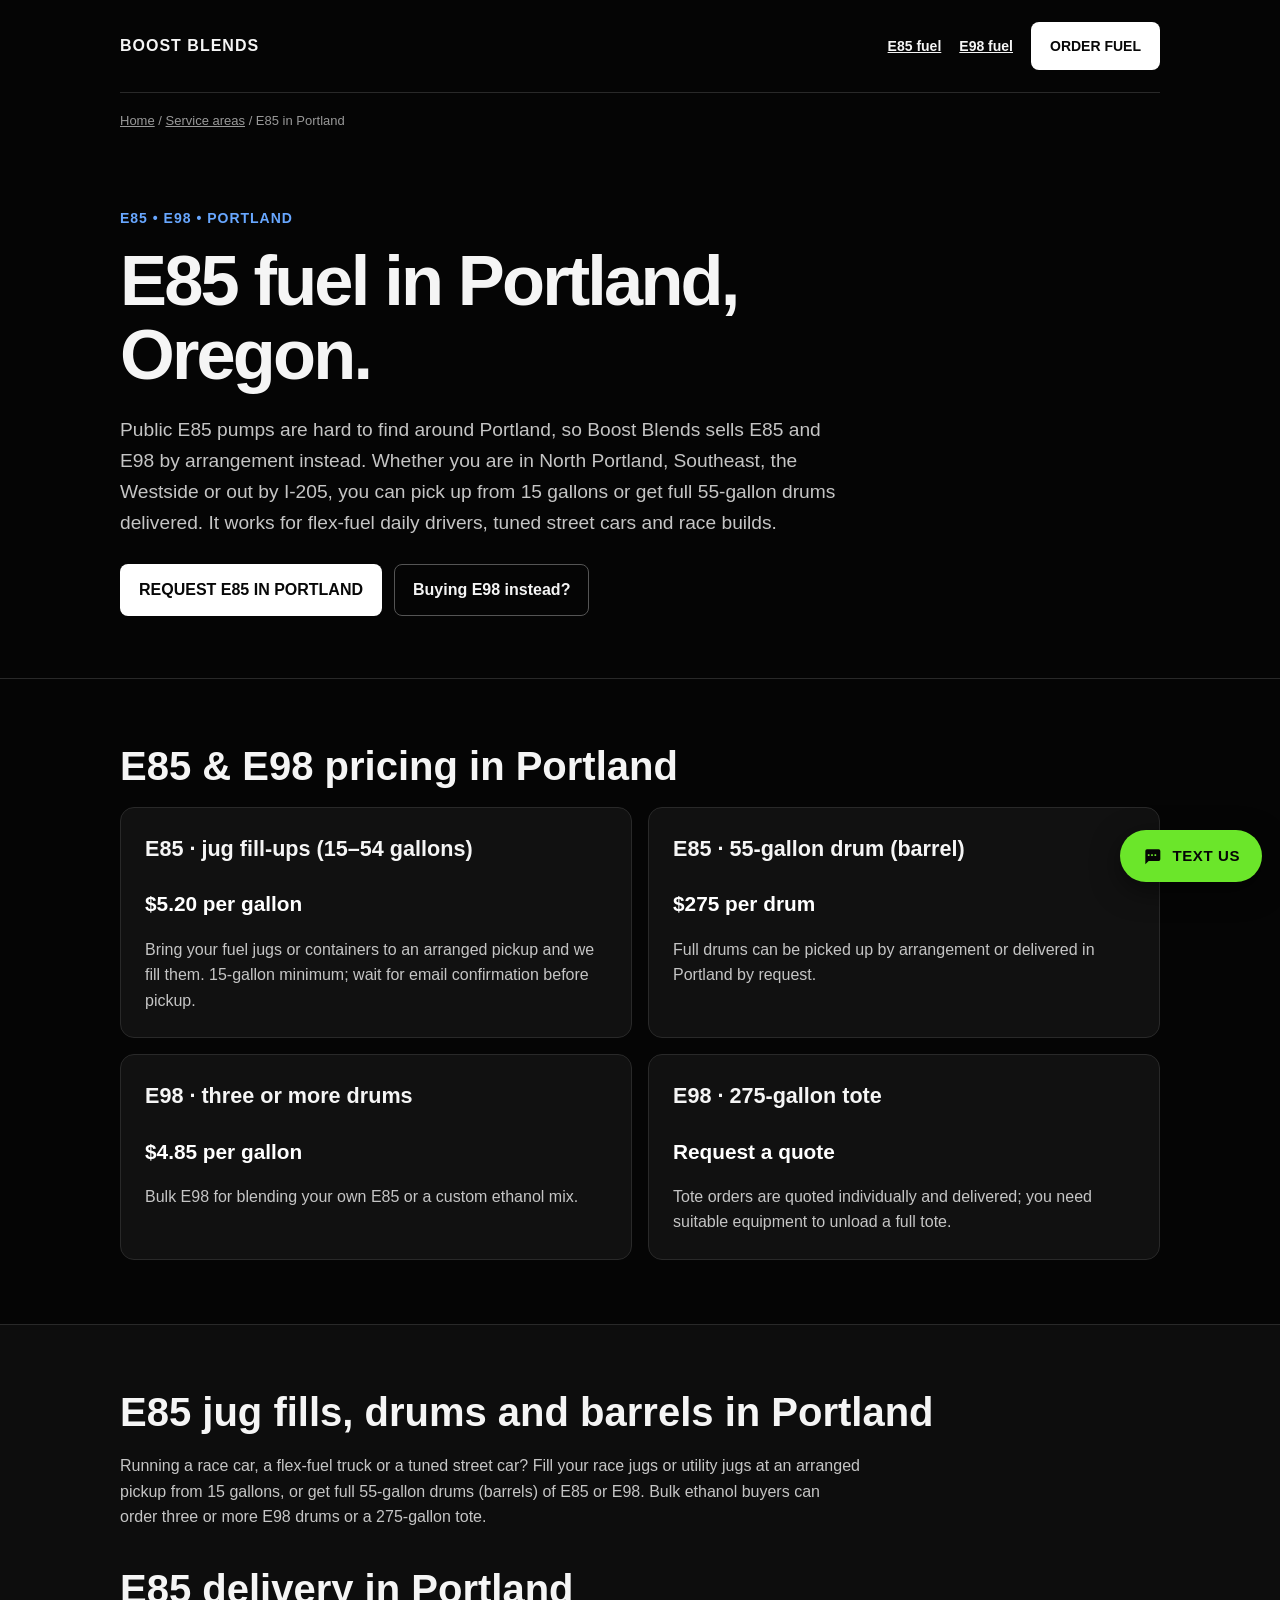
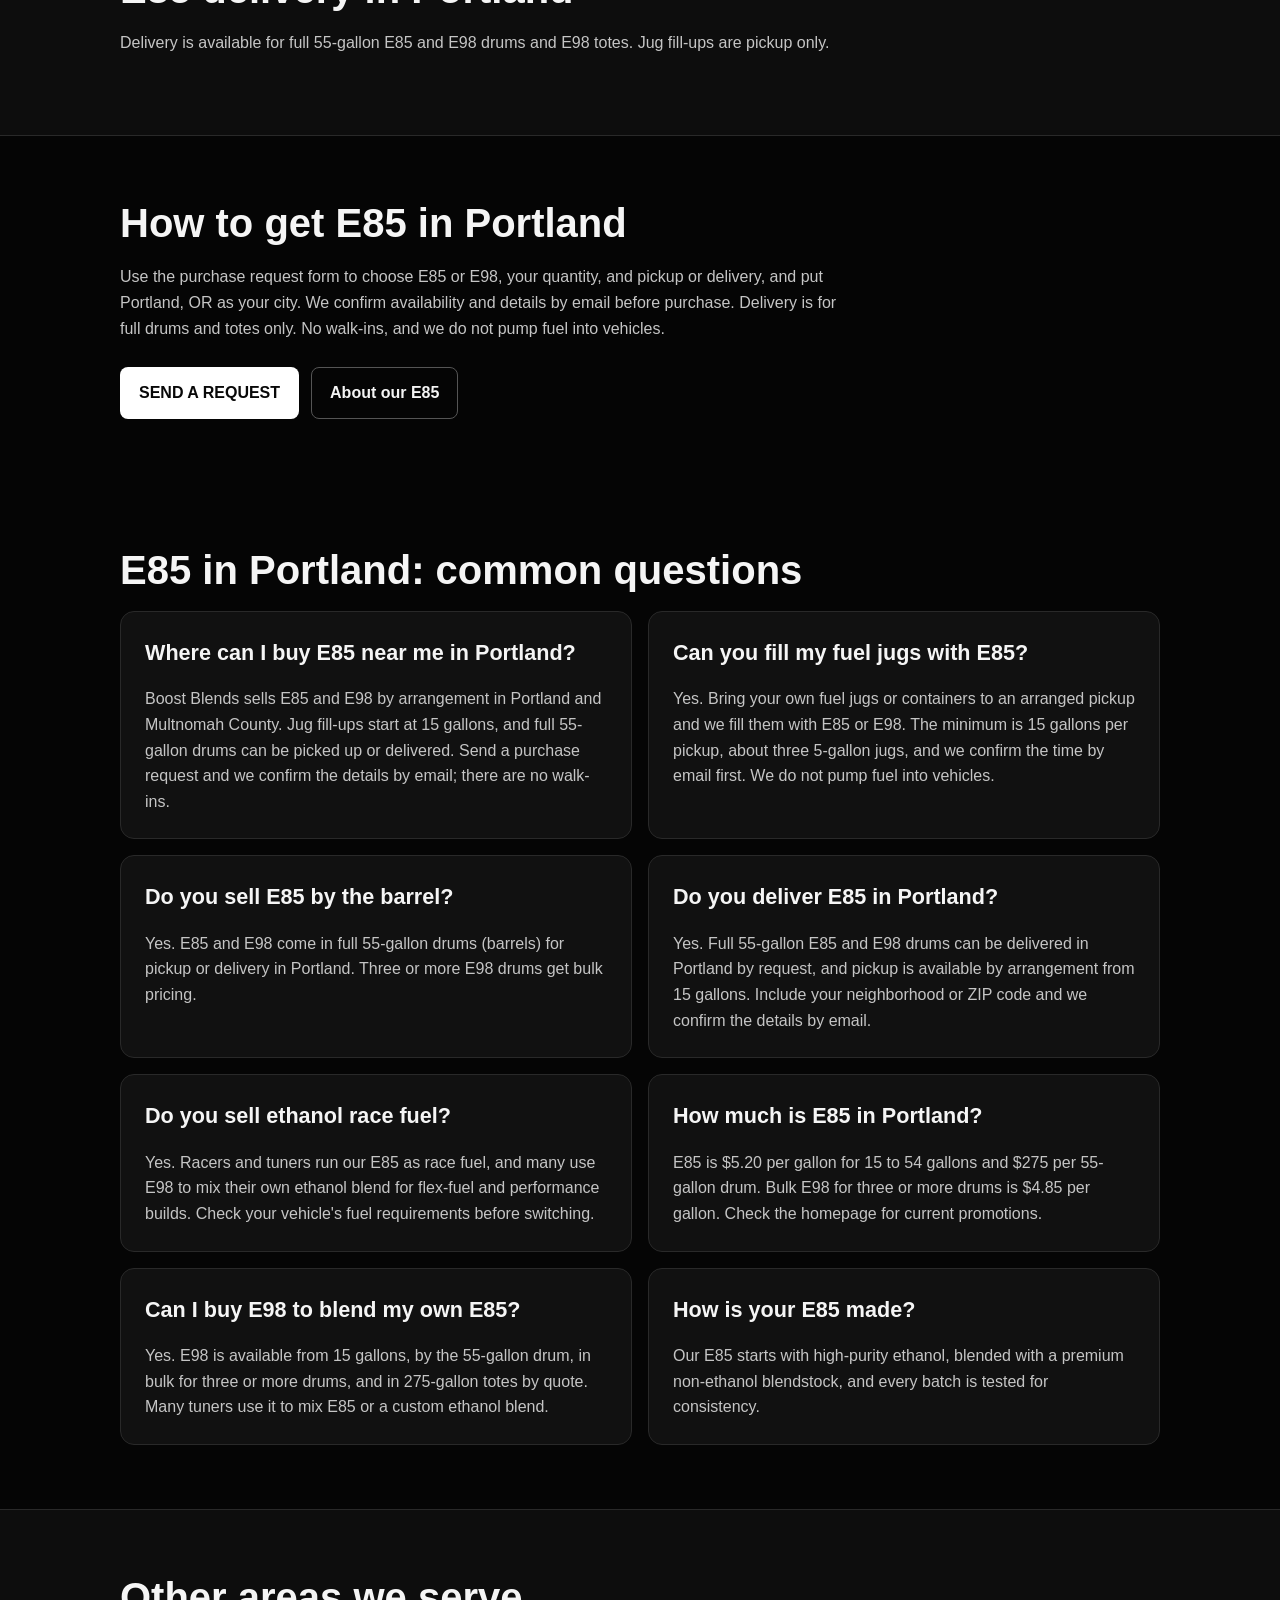
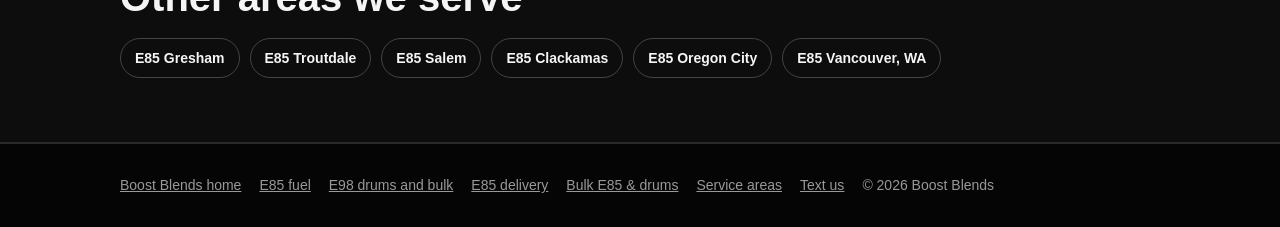
<file: e85-portland.html>
<!doctype html><html lang="en"><head><script async src="https://www.googletagmanager.com/gtag/js?id=AW-18477456391"></script><script>window.dataLayer=window.dataLayer||[];function gtag(){dataLayer.push(arguments);}gtag('js',new Date());gtag('config','AW-18477456391');</script><meta charset="utf-8"><meta name="viewport" content="width=device-width,initial-scale=1"><title>E85 in Portland | Jug Fills, Drums &amp; Barrels | Boost Blends</title><meta name="description" content="E85 and E98 near you in Portland: jug fill-ups from 15 gallons, 55-gallon drums and barrels, drum delivery, bulk ethanol and race fuel. Every batch tested."><link rel="canonical" href="https://boostblendsfuel.com/e85-portland.html"><meta property="og:image" content="https://boostblendsfuel.com/og-image.jpg"><meta property="og:image:width" content="1200"><meta property="og:image:height" content="628"><meta name="twitter:card" content="summary_large_image"><meta property="og:type" content="website"><meta property="og:site_name" content="Boost Blends Fuel"><meta property="og:title" content="E85 Fuel in Portland | Boost Blends"><meta property="og:description" content="E85 and E98 near you in Portland: jug fill-ups from 15 gallons, 55-gallon drums and barrels, drum delivery, bulk ethanol and race fuel. Every batch tested."><meta property="og:url" content="https://boostblendsfuel.com/e85-portland.html"><link rel="stylesheet" href="/product.css"><style>.sale,.promobar{display:none}.promo-on .was{text-decoration:line-through;text-decoration-color:#e3141b;text-decoration-thickness:3px;color:#777;margin-right:8px}.promo-on .sale{display:inline;color:#6be62a}.promo-on .promobar{display:block;background:#e3141b;color:#fff;text-align:center;font-weight:900;font-size:14px;padding:10px 16px;text-decoration:none}.cities{display:flex;flex-wrap:wrap;gap:10px;margin-top:18px}.cities a{border:1px solid #444;border-radius:999px;padding:8px 14px;font-weight:800;font-size:14px;text-decoration:none}.crumbs{font-size:13px;color:#999;margin-top:18px}.crumbs a{color:#999}</style><script type="application/ld+json">[{"@context":"https://schema.org","@type":"WebPage","name":"E85 in Portland | Jug Fills, Drums & Barrels | Boost Blends","url":"https://boostblendsfuel.com/e85-portland.html","about":{"@id":"https://boostblendsfuel.com/#business"},"mentions":{"@type":"City","name":"Portland, OR"}},{"@context":"https://schema.org","@type":"BreadcrumbList","itemListElement":[{"@type":"ListItem","position":1,"name":"Home","item":"https://boostblendsfuel.com/"},{"@type":"ListItem","position":2,"name":"Service areas","item":"https://boostblendsfuel.com/areas.html"},{"@type":"ListItem","position":3,"name":"E85 in Portland","item":"https://boostblendsfuel.com/e85-portland.html"}]},{"@context":"https://schema.org","@type":"FAQPage","mainEntity":[{"@type":"Question","name":"Where can I buy E85 near me in Portland?","acceptedAnswer":{"@type":"Answer","text":"Boost Blends sells E85 and E98 by arrangement in Portland and Multnomah County. Jug fill-ups start at 15 gallons, and full 55-gallon drums can be picked up or delivered. Send a purchase request and we confirm the details by email; there are no walk-ins."}},{"@type":"Question","name":"Can you fill my fuel jugs with E85?","acceptedAnswer":{"@type":"Answer","text":"Yes. Bring your own fuel jugs or containers to an arranged pickup and we fill them with E85 or E98. The minimum is 15 gallons per pickup, about three 5-gallon jugs, and we confirm the time by email first. We do not pump fuel into vehicles."}},{"@type":"Question","name":"Do you sell E85 by the barrel?","acceptedAnswer":{"@type":"Answer","text":"Yes. E85 and E98 come in full 55-gallon drums (barrels) for pickup or delivery in Portland. Three or more E98 drums get bulk pricing."}},{"@type":"Question","name":"Do you deliver E85 in Portland?","acceptedAnswer":{"@type":"Answer","text":"Yes. Full 55-gallon E85 and E98 drums can be delivered in Portland by request, and pickup is available by arrangement from 15 gallons. Include your neighborhood or ZIP code and we confirm the details by email."}},{"@type":"Question","name":"Do you sell ethanol race fuel?","acceptedAnswer":{"@type":"Answer","text":"Yes. Racers and tuners run our E85 as race fuel, and many use E98 to mix their own ethanol blend for flex-fuel and performance builds. Check your vehicle's fuel requirements before switching."}},{"@type":"Question","name":"How much is E85 in Portland?","acceptedAnswer":{"@type":"Answer","text":"E85 is $5.20 per gallon for 15 to 54 gallons and $275 per 55-gallon drum. Bulk E98 for three or more drums is $4.85 per gallon. Check the homepage for current promotions."}},{"@type":"Question","name":"Can I buy E98 to blend my own E85?","acceptedAnswer":{"@type":"Answer","text":"Yes. E98 is available from 15 gallons, by the 55-gallon drum, in bulk for three or more drums, and in 275-gallon totes by quote. Many tuners use it to mix E85 or a custom ethanol blend."}},{"@type":"Question","name":"How is your E85 made?","acceptedAnswer":{"@type":"Answer","text":"Our E85 starts with high-purity ethanol, blended with a premium non-ethanol blendstock, and every batch is tested for consistency."}}]}]</script><style>.textbar{position:fixed;z-index:60;right:18px;bottom:18px;display:flex;align-items:center;justify-content:center;gap:10px;background:#6be62a;color:#050505;font-weight:900;font-size:15px;letter-spacing:.6px;padding:14px 22px;border-radius:999px;text-decoration:none;box-shadow:0 8px 28px rgba(0,0,0,.5)}.textbar:hover{background:#7ff53c}.textbar svg{width:20px;height:20px;flex:none}@media(max-width:700px){.textbar{left:12px;right:12px;bottom:calc(12px + env(safe-area-inset-bottom));padding:15px 18px;font-size:16px}body{padding-bottom:84px}}</style></head><body><a class="promobar" href="/#promo">BULK DISCOUNT FOR EVERYONE: $4.65/GAL E85 &amp; E98 &middot; NOW THROUGH NOV 22 &rarr;</a><div class="wrap"><nav class="nav"><a class="brand" href="/">BOOST BLENDS</a><div class="navlinks"><a href="/e85.html">E85 fuel</a><a href="/e98.html">E98 fuel</a><a class="btn" href="/#request">ORDER FUEL</a></div></nav><div class="crumbs"><a href="/">Home</a> / <a href="/areas.html">Service areas</a> / E85 in Portland</div></div><main><section class="hero"><div class="wrap"><div class="eyebrow">E85 &bull; E98 &bull; Portland</div><h1>E85 fuel in Portland, Oregon.</h1><p class="intro">Public E85 pumps are hard to find around Portland, so Boost Blends sells E85 and E98 by arrangement instead. Whether you are in North Portland, Southeast, the Westside or out by I-205, you can pick up from 15 gallons or get full 55-gallon drums delivered. It works for flex-fuel daily drivers, tuned street cars and race builds.</p><div class="actions"><a class="btn" href="/#request">REQUEST E85 IN PORTLAND</a><a class="secondary" href="/e98.html">Buying E98 instead?</a></div></div></section><section class="section"><div class="wrap"><h2>E85 &amp; E98 pricing in Portland</h2><div class="grid"><div class="card"><h3>E85 &middot; jug fill-ups (15&ndash;54 gallons)</h3><p class="price"><span class="was">$5.20</span><span class="sale">$4.65</span> per gallon</p><p>Bring your fuel jugs or containers to an arranged pickup and we fill them. 15-gallon minimum; wait for email confirmation before pickup.</p></div><div class="card"><h3>E85 &middot; 55-gallon drum (barrel)</h3><p class="price"><span class="was">$275</span><span class="sale">$255.75</span> per drum</p><p>Full drums can be picked up by arrangement or delivered in Portland by request.</p></div><div class="card"><h3>E98 &middot; three or more drums</h3><p class="price"><span class="was">$4.85</span><span class="sale">$4.65</span> per gallon</p><p>Bulk E98 for blending your own E85 or a custom ethanol mix.</p></div><div class="card"><h3>E98 &middot; 275-gallon tote</h3><p class="price">Request a quote</p><p>Tote orders are quoted individually and delivered; you need suitable equipment to unload a full tote.</p></div></div></div></section><section class="section notice"><div class="wrap"><h2>E85 jug fills, drums and barrels in Portland</h2><p>Running a race car, a flex-fuel truck or a tuned street car? Fill your race jugs or utility jugs at an arranged pickup from 15 gallons, or get full 55-gallon drums (barrels) of E85 or E98. Bulk ethanol buyers can order three or more E98 drums or a 275-gallon tote.</p><h2 style="margin-top:36px">E85 delivery in Portland</h2><p>Delivery is available for full 55-gallon E85 and E98 drums and E98 totes. Jug fill-ups are pickup only.</p></div></section><section class="section"><div class="wrap"><h2>How to get E85 in Portland</h2><p>Use the purchase request form to choose E85 or E98, your quantity, and pickup or delivery, and put Portland, OR as your city. We confirm availability and details by email before purchase. Delivery is for full drums and totes only. No walk-ins, and we do not pump fuel into vehicles.</p><div class="actions"><a class="btn" href="/#request">SEND A REQUEST</a><a class="secondary" href="/e85.html">About our E85</a></div></div></section><section class="section"><div class="wrap"><h2>E85 in Portland: common questions</h2><div class="grid"><div class="card"><h3>Where can I buy E85 near me in Portland?</h3><p>Boost Blends sells E85 and E98 by arrangement in Portland and Multnomah County. Jug fill-ups start at 15 gallons, and full 55-gallon drums can be picked up or delivered. Send a purchase request and we confirm the details by email; there are no walk-ins.</p></div><div class="card"><h3>Can you fill my fuel jugs with E85?</h3><p>Yes. Bring your own fuel jugs or containers to an arranged pickup and we fill them with E85 or E98. The minimum is 15 gallons per pickup, about three 5-gallon jugs, and we confirm the time by email first. We do not pump fuel into vehicles.</p></div><div class="card"><h3>Do you sell E85 by the barrel?</h3><p>Yes. E85 and E98 come in full 55-gallon drums (barrels) for pickup or delivery in Portland. Three or more E98 drums get bulk pricing.</p></div><div class="card"><h3>Do you deliver E85 in Portland?</h3><p>Yes. Full 55-gallon E85 and E98 drums can be delivered in Portland by request, and pickup is available by arrangement from 15 gallons. Include your neighborhood or ZIP code and we confirm the details by email.</p></div><div class="card"><h3>Do you sell ethanol race fuel?</h3><p>Yes. Racers and tuners run our E85 as race fuel, and many use E98 to mix their own ethanol blend for flex-fuel and performance builds. Check your vehicle's fuel requirements before switching.</p></div><div class="card"><h3>How much is E85 in Portland?</h3><p>E85 is $5.20 per gallon for 15 to 54 gallons and $275 per 55-gallon drum. Bulk E98 for three or more drums is $4.85 per gallon. Check the homepage for current promotions.</p></div><div class="card"><h3>Can I buy E98 to blend my own E85?</h3><p>Yes. E98 is available from 15 gallons, by the 55-gallon drum, in bulk for three or more drums, and in 275-gallon totes by quote. Many tuners use it to mix E85 or a custom ethanol blend.</p></div><div class="card"><h3>How is your E85 made?</h3><p>Our E85 starts with high-purity ethanol, blended with a premium non-ethanol blendstock, and every batch is tested for consistency.</p></div></div></div></section><section class="section notice"><div class="wrap"><h2>Other areas we serve</h2><div class="cities"><a href="/e85-gresham.html">E85 Gresham</a><a href="/e85-troutdale.html">E85 Troutdale</a><a href="/e85-salem.html">E85 Salem</a><a href="/e85-clackamas.html">E85 Clackamas</a><a href="/e85-oregon-city.html">E85 Oregon City</a><a href="/e85-vancouver-wa.html">E85 Vancouver, WA</a></div></div></section></main><footer class="footer"><div class="wrap"><a href="/">Boost Blends home</a><a href="/e85.html">E85 fuel</a><a href="/e98.html">E98 drums and bulk</a><a href="/e85-delivery.html">E85 delivery</a><a href="/bulk-e85.html">Bulk E85 &amp; drums</a><a href="/areas.html">Service areas</a><a href="sms:+19712021317">Text us</a><span>&copy; 2026 Boost Blends</span></div></footer><script>if(new Date()<new Date('2026-11-23T00:00:00-08:00'))document.body.classList.add('promo-on');</script><script>document.addEventListener('click',function(e){var a=e.target.closest&&e.target.closest('a[href^="sms:"]');if(a&&typeof gtag==='function')gtag('event','text_us_click');});</script><a class="textbar" href="sms:+19712021317" aria-label="Text Boost Blends"><svg viewBox="0 0 24 24" fill="currentColor" aria-hidden="true"><path d="M4 4h16a2 2 0 0 1 2 2v10a2 2 0 0 1-2 2H8l-4 4V6a2 2 0 0 1 2-2zm3 6v2h2v-2H7zm4 0v2h2v-2h-2zm4 0v2h2v-2h-2z"/></svg>TEXT US</a></body></html>
</file>
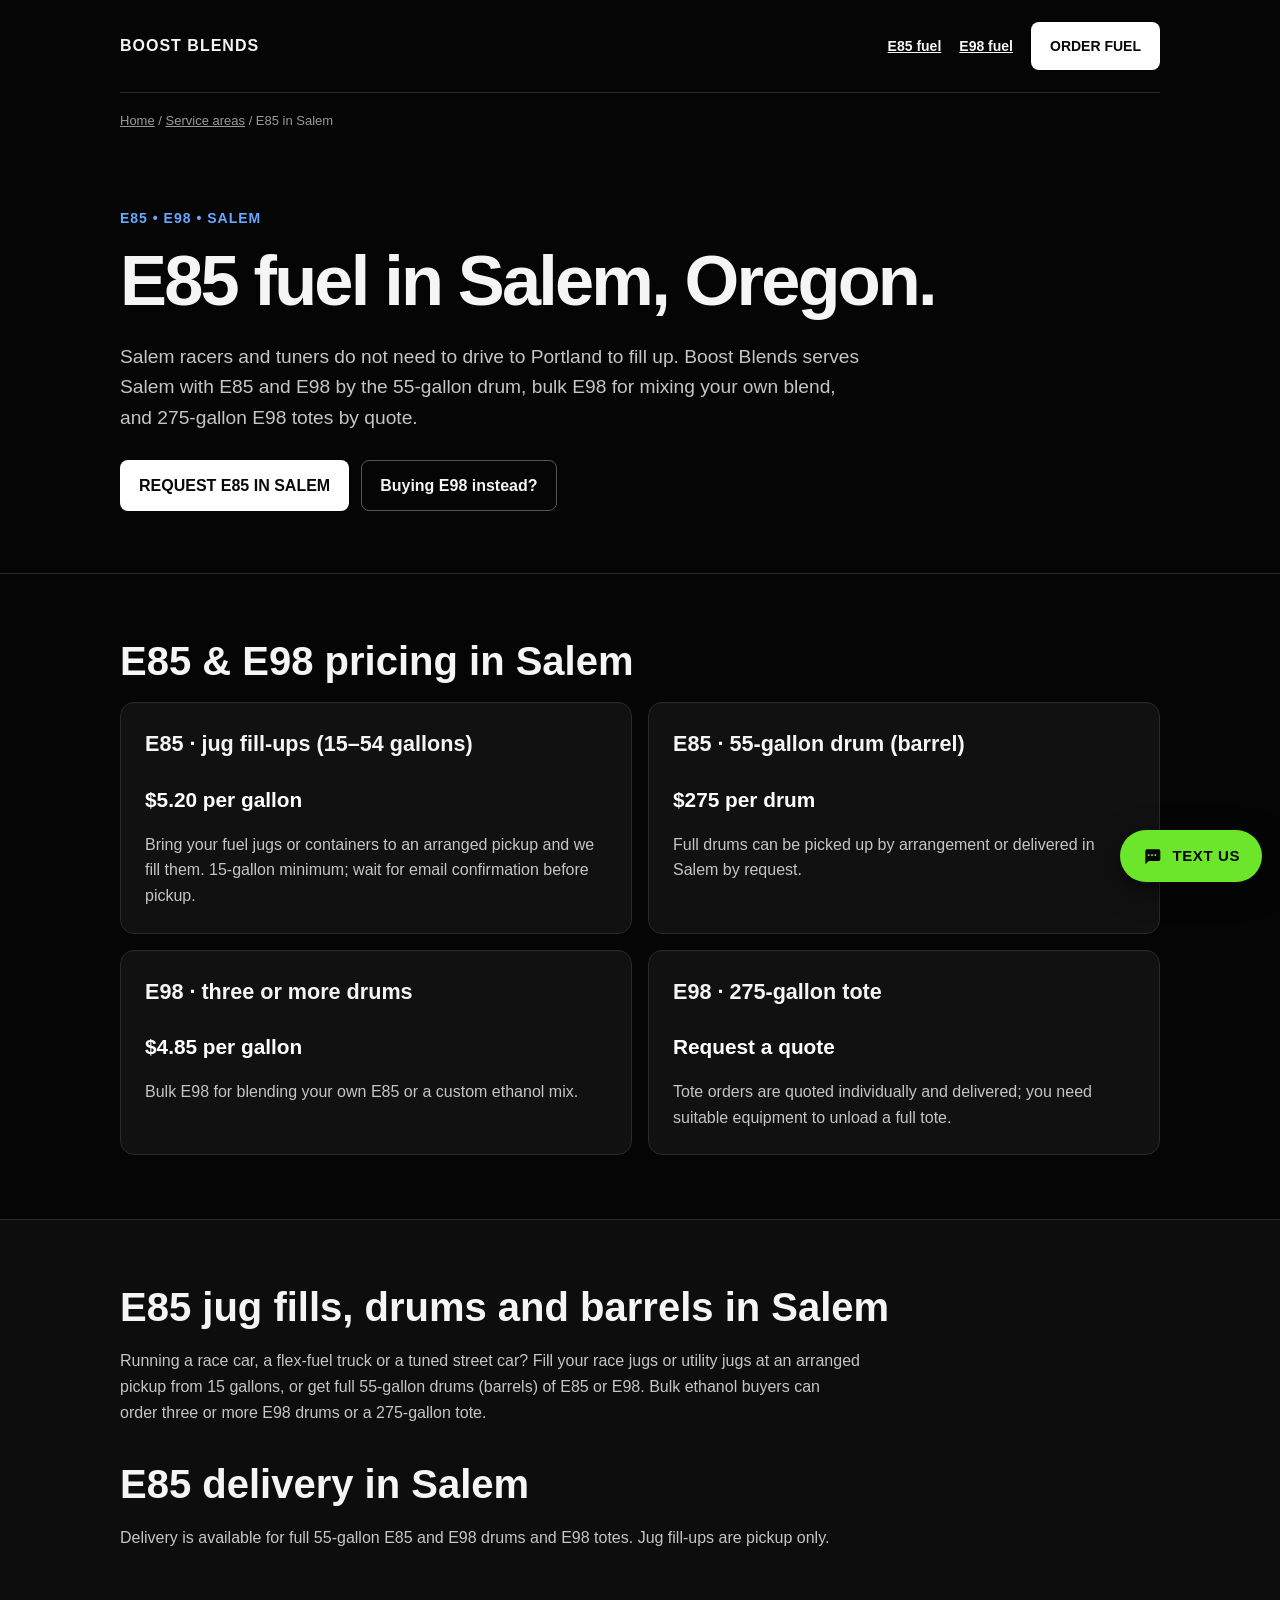
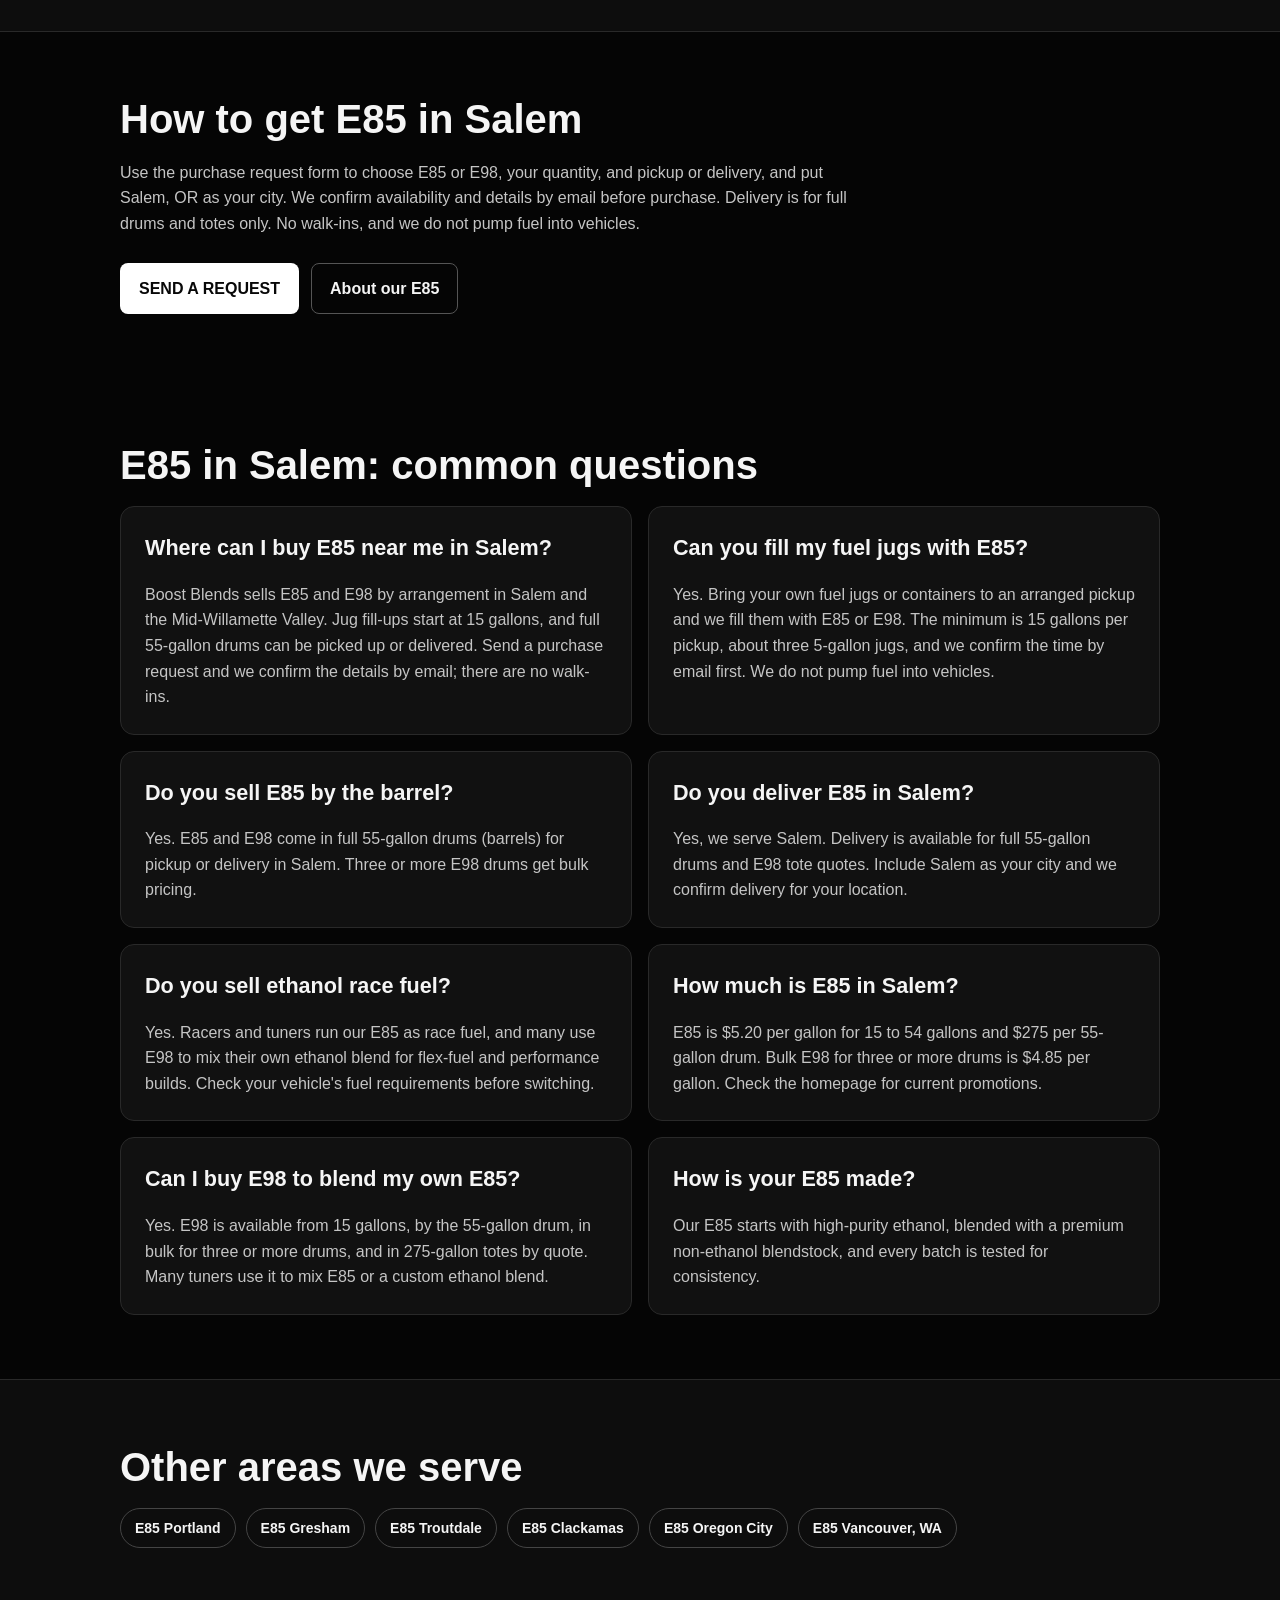
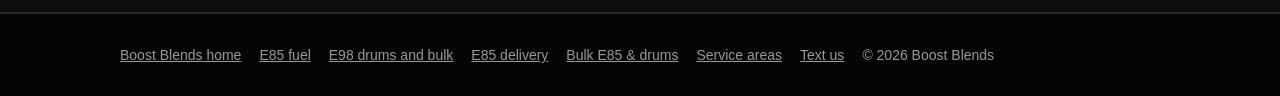
<file: e85-salem.html>
<!doctype html><html lang="en"><head><script async src="https://www.googletagmanager.com/gtag/js?id=AW-18477456391"></script><script>window.dataLayer=window.dataLayer||[];function gtag(){dataLayer.push(arguments);}gtag('js',new Date());gtag('config','AW-18477456391');</script><meta charset="utf-8"><meta name="viewport" content="width=device-width,initial-scale=1"><title>E85 in Salem | Jug Fills, Drums &amp; Barrels | Boost Blends</title><meta name="description" content="E85 and E98 near you in Salem: jug fill-ups from 15 gallons, 55-gallon drums and barrels, drum delivery, bulk ethanol and race fuel. Every batch tested."><link rel="canonical" href="https://boostblendsfuel.com/e85-salem.html"><meta property="og:image" content="https://boostblendsfuel.com/og-image.jpg"><meta property="og:image:width" content="1200"><meta property="og:image:height" content="628"><meta name="twitter:card" content="summary_large_image"><meta property="og:type" content="website"><meta property="og:site_name" content="Boost Blends Fuel"><meta property="og:title" content="E85 Fuel in Salem | Boost Blends"><meta property="og:description" content="E85 and E98 near you in Salem: jug fill-ups from 15 gallons, 55-gallon drums and barrels, drum delivery, bulk ethanol and race fuel. Every batch tested."><meta property="og:url" content="https://boostblendsfuel.com/e85-salem.html"><link rel="stylesheet" href="/product.css"><style>.sale,.promobar{display:none}.promo-on .was{text-decoration:line-through;text-decoration-color:#e3141b;text-decoration-thickness:3px;color:#777;margin-right:8px}.promo-on .sale{display:inline;color:#6be62a}.promo-on .promobar{display:block;background:#e3141b;color:#fff;text-align:center;font-weight:900;font-size:14px;padding:10px 16px;text-decoration:none}.cities{display:flex;flex-wrap:wrap;gap:10px;margin-top:18px}.cities a{border:1px solid #444;border-radius:999px;padding:8px 14px;font-weight:800;font-size:14px;text-decoration:none}.crumbs{font-size:13px;color:#999;margin-top:18px}.crumbs a{color:#999}</style><script type="application/ld+json">[{"@context":"https://schema.org","@type":"WebPage","name":"E85 in Salem | Jug Fills, Drums & Barrels | Boost Blends","url":"https://boostblendsfuel.com/e85-salem.html","about":{"@id":"https://boostblendsfuel.com/#business"},"mentions":{"@type":"City","name":"Salem, OR"}},{"@context":"https://schema.org","@type":"BreadcrumbList","itemListElement":[{"@type":"ListItem","position":1,"name":"Home","item":"https://boostblendsfuel.com/"},{"@type":"ListItem","position":2,"name":"Service areas","item":"https://boostblendsfuel.com/areas.html"},{"@type":"ListItem","position":3,"name":"E85 in Salem","item":"https://boostblendsfuel.com/e85-salem.html"}]},{"@context":"https://schema.org","@type":"FAQPage","mainEntity":[{"@type":"Question","name":"Where can I buy E85 near me in Salem?","acceptedAnswer":{"@type":"Answer","text":"Boost Blends sells E85 and E98 by arrangement in Salem and the Mid-Willamette Valley. Jug fill-ups start at 15 gallons, and full 55-gallon drums can be picked up or delivered. Send a purchase request and we confirm the details by email; there are no walk-ins."}},{"@type":"Question","name":"Can you fill my fuel jugs with E85?","acceptedAnswer":{"@type":"Answer","text":"Yes. Bring your own fuel jugs or containers to an arranged pickup and we fill them with E85 or E98. The minimum is 15 gallons per pickup, about three 5-gallon jugs, and we confirm the time by email first. We do not pump fuel into vehicles."}},{"@type":"Question","name":"Do you sell E85 by the barrel?","acceptedAnswer":{"@type":"Answer","text":"Yes. E85 and E98 come in full 55-gallon drums (barrels) for pickup or delivery in Salem. Three or more E98 drums get bulk pricing."}},{"@type":"Question","name":"Do you deliver E85 in Salem?","acceptedAnswer":{"@type":"Answer","text":"Yes, we serve Salem. Delivery is available for full 55-gallon drums and E98 tote quotes. Include Salem as your city and we confirm delivery for your location."}},{"@type":"Question","name":"Do you sell ethanol race fuel?","acceptedAnswer":{"@type":"Answer","text":"Yes. Racers and tuners run our E85 as race fuel, and many use E98 to mix their own ethanol blend for flex-fuel and performance builds. Check your vehicle's fuel requirements before switching."}},{"@type":"Question","name":"How much is E85 in Salem?","acceptedAnswer":{"@type":"Answer","text":"E85 is $5.20 per gallon for 15 to 54 gallons and $275 per 55-gallon drum. Bulk E98 for three or more drums is $4.85 per gallon. Check the homepage for current promotions."}},{"@type":"Question","name":"Can I buy E98 to blend my own E85?","acceptedAnswer":{"@type":"Answer","text":"Yes. E98 is available from 15 gallons, by the 55-gallon drum, in bulk for three or more drums, and in 275-gallon totes by quote. Many tuners use it to mix E85 or a custom ethanol blend."}},{"@type":"Question","name":"How is your E85 made?","acceptedAnswer":{"@type":"Answer","text":"Our E85 starts with high-purity ethanol, blended with a premium non-ethanol blendstock, and every batch is tested for consistency."}}]}]</script><style>.textbar{position:fixed;z-index:60;right:18px;bottom:18px;display:flex;align-items:center;justify-content:center;gap:10px;background:#6be62a;color:#050505;font-weight:900;font-size:15px;letter-spacing:.6px;padding:14px 22px;border-radius:999px;text-decoration:none;box-shadow:0 8px 28px rgba(0,0,0,.5)}.textbar:hover{background:#7ff53c}.textbar svg{width:20px;height:20px;flex:none}@media(max-width:700px){.textbar{left:12px;right:12px;bottom:calc(12px + env(safe-area-inset-bottom));padding:15px 18px;font-size:16px}body{padding-bottom:84px}}</style></head><body><a class="promobar" href="/#promo">BULK DISCOUNT FOR EVERYONE: $4.65/GAL E85 &amp; E98 &middot; NOW THROUGH NOV 22 &rarr;</a><div class="wrap"><nav class="nav"><a class="brand" href="/">BOOST BLENDS</a><div class="navlinks"><a href="/e85.html">E85 fuel</a><a href="/e98.html">E98 fuel</a><a class="btn" href="/#request">ORDER FUEL</a></div></nav><div class="crumbs"><a href="/">Home</a> / <a href="/areas.html">Service areas</a> / E85 in Salem</div></div><main><section class="hero"><div class="wrap"><div class="eyebrow">E85 &bull; E98 &bull; Salem</div><h1>E85 fuel in Salem, Oregon.</h1><p class="intro">Salem racers and tuners do not need to drive to Portland to fill up. Boost Blends serves Salem with E85 and E98 by the 55-gallon drum, bulk E98 for mixing your own blend, and 275-gallon E98 totes by quote.</p><div class="actions"><a class="btn" href="/#request">REQUEST E85 IN SALEM</a><a class="secondary" href="/e98.html">Buying E98 instead?</a></div></div></section><section class="section"><div class="wrap"><h2>E85 &amp; E98 pricing in Salem</h2><div class="grid"><div class="card"><h3>E85 &middot; jug fill-ups (15&ndash;54 gallons)</h3><p class="price"><span class="was">$5.20</span><span class="sale">$4.65</span> per gallon</p><p>Bring your fuel jugs or containers to an arranged pickup and we fill them. 15-gallon minimum; wait for email confirmation before pickup.</p></div><div class="card"><h3>E85 &middot; 55-gallon drum (barrel)</h3><p class="price"><span class="was">$275</span><span class="sale">$255.75</span> per drum</p><p>Full drums can be picked up by arrangement or delivered in Salem by request.</p></div><div class="card"><h3>E98 &middot; three or more drums</h3><p class="price"><span class="was">$4.85</span><span class="sale">$4.65</span> per gallon</p><p>Bulk E98 for blending your own E85 or a custom ethanol mix.</p></div><div class="card"><h3>E98 &middot; 275-gallon tote</h3><p class="price">Request a quote</p><p>Tote orders are quoted individually and delivered; you need suitable equipment to unload a full tote.</p></div></div></div></section><section class="section notice"><div class="wrap"><h2>E85 jug fills, drums and barrels in Salem</h2><p>Running a race car, a flex-fuel truck or a tuned street car? Fill your race jugs or utility jugs at an arranged pickup from 15 gallons, or get full 55-gallon drums (barrels) of E85 or E98. Bulk ethanol buyers can order three or more E98 drums or a 275-gallon tote.</p><h2 style="margin-top:36px">E85 delivery in Salem</h2><p>Delivery is available for full 55-gallon E85 and E98 drums and E98 totes. Jug fill-ups are pickup only.</p></div></section><section class="section"><div class="wrap"><h2>How to get E85 in Salem</h2><p>Use the purchase request form to choose E85 or E98, your quantity, and pickup or delivery, and put Salem, OR as your city. We confirm availability and details by email before purchase. Delivery is for full drums and totes only. No walk-ins, and we do not pump fuel into vehicles.</p><div class="actions"><a class="btn" href="/#request">SEND A REQUEST</a><a class="secondary" href="/e85.html">About our E85</a></div></div></section><section class="section"><div class="wrap"><h2>E85 in Salem: common questions</h2><div class="grid"><div class="card"><h3>Where can I buy E85 near me in Salem?</h3><p>Boost Blends sells E85 and E98 by arrangement in Salem and the Mid-Willamette Valley. Jug fill-ups start at 15 gallons, and full 55-gallon drums can be picked up or delivered. Send a purchase request and we confirm the details by email; there are no walk-ins.</p></div><div class="card"><h3>Can you fill my fuel jugs with E85?</h3><p>Yes. Bring your own fuel jugs or containers to an arranged pickup and we fill them with E85 or E98. The minimum is 15 gallons per pickup, about three 5-gallon jugs, and we confirm the time by email first. We do not pump fuel into vehicles.</p></div><div class="card"><h3>Do you sell E85 by the barrel?</h3><p>Yes. E85 and E98 come in full 55-gallon drums (barrels) for pickup or delivery in Salem. Three or more E98 drums get bulk pricing.</p></div><div class="card"><h3>Do you deliver E85 in Salem?</h3><p>Yes, we serve Salem. Delivery is available for full 55-gallon drums and E98 tote quotes. Include Salem as your city and we confirm delivery for your location.</p></div><div class="card"><h3>Do you sell ethanol race fuel?</h3><p>Yes. Racers and tuners run our E85 as race fuel, and many use E98 to mix their own ethanol blend for flex-fuel and performance builds. Check your vehicle's fuel requirements before switching.</p></div><div class="card"><h3>How much is E85 in Salem?</h3><p>E85 is $5.20 per gallon for 15 to 54 gallons and $275 per 55-gallon drum. Bulk E98 for three or more drums is $4.85 per gallon. Check the homepage for current promotions.</p></div><div class="card"><h3>Can I buy E98 to blend my own E85?</h3><p>Yes. E98 is available from 15 gallons, by the 55-gallon drum, in bulk for three or more drums, and in 275-gallon totes by quote. Many tuners use it to mix E85 or a custom ethanol blend.</p></div><div class="card"><h3>How is your E85 made?</h3><p>Our E85 starts with high-purity ethanol, blended with a premium non-ethanol blendstock, and every batch is tested for consistency.</p></div></div></div></section><section class="section notice"><div class="wrap"><h2>Other areas we serve</h2><div class="cities"><a href="/e85-portland.html">E85 Portland</a><a href="/e85-gresham.html">E85 Gresham</a><a href="/e85-troutdale.html">E85 Troutdale</a><a href="/e85-clackamas.html">E85 Clackamas</a><a href="/e85-oregon-city.html">E85 Oregon City</a><a href="/e85-vancouver-wa.html">E85 Vancouver, WA</a></div></div></section></main><footer class="footer"><div class="wrap"><a href="/">Boost Blends home</a><a href="/e85.html">E85 fuel</a><a href="/e98.html">E98 drums and bulk</a><a href="/e85-delivery.html">E85 delivery</a><a href="/bulk-e85.html">Bulk E85 &amp; drums</a><a href="/areas.html">Service areas</a><a href="sms:+19712021317">Text us</a><span>&copy; 2026 Boost Blends</span></div></footer><script>if(new Date()<new Date('2026-11-23T00:00:00-08:00'))document.body.classList.add('promo-on');</script><script>document.addEventListener('click',function(e){var a=e.target.closest&&e.target.closest('a[href^="sms:"]');if(a&&typeof gtag==='function')gtag('event','text_us_click');});</script><a class="textbar" href="sms:+19712021317" aria-label="Text Boost Blends"><svg viewBox="0 0 24 24" fill="currentColor" aria-hidden="true"><path d="M4 4h16a2 2 0 0 1 2 2v10a2 2 0 0 1-2 2H8l-4 4V6a2 2 0 0 1 2-2zm3 6v2h2v-2H7zm4 0v2h2v-2h-2zm4 0v2h2v-2h-2z"/></svg>TEXT US</a></body></html>
</file>
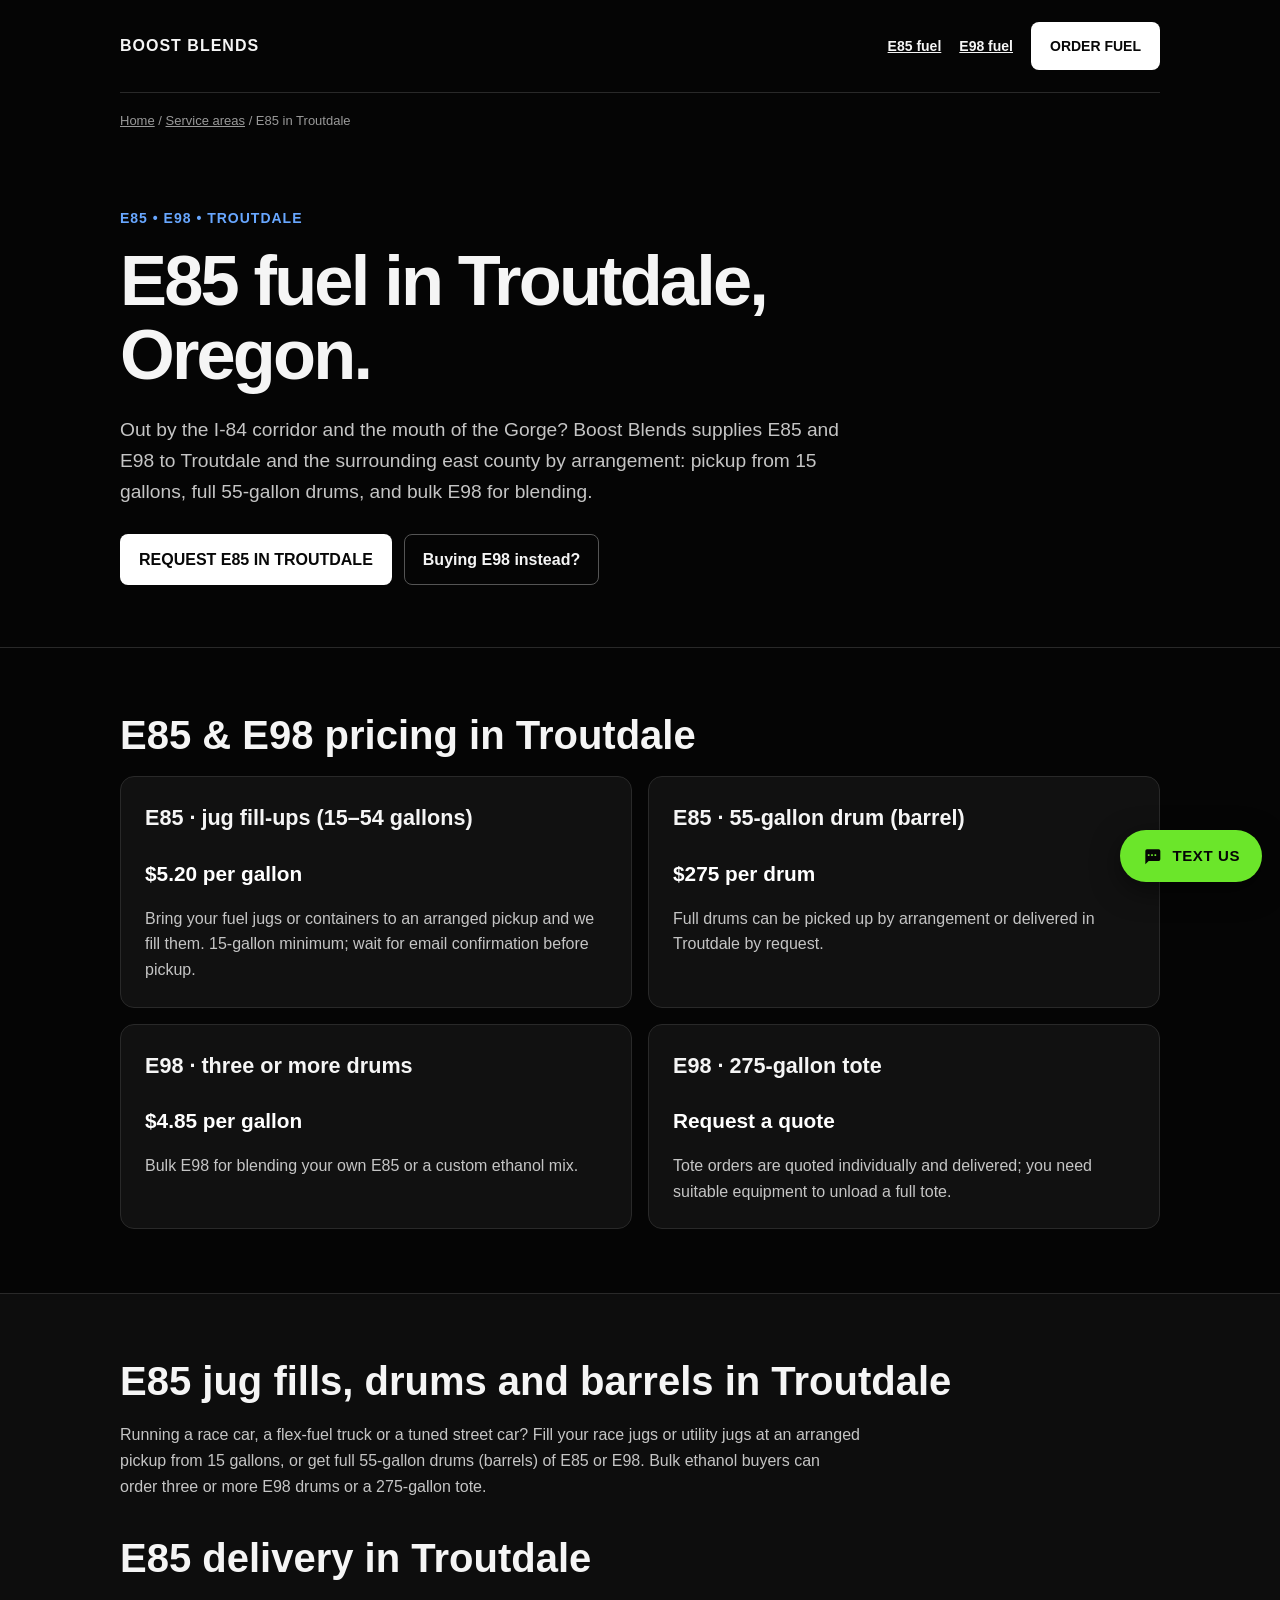
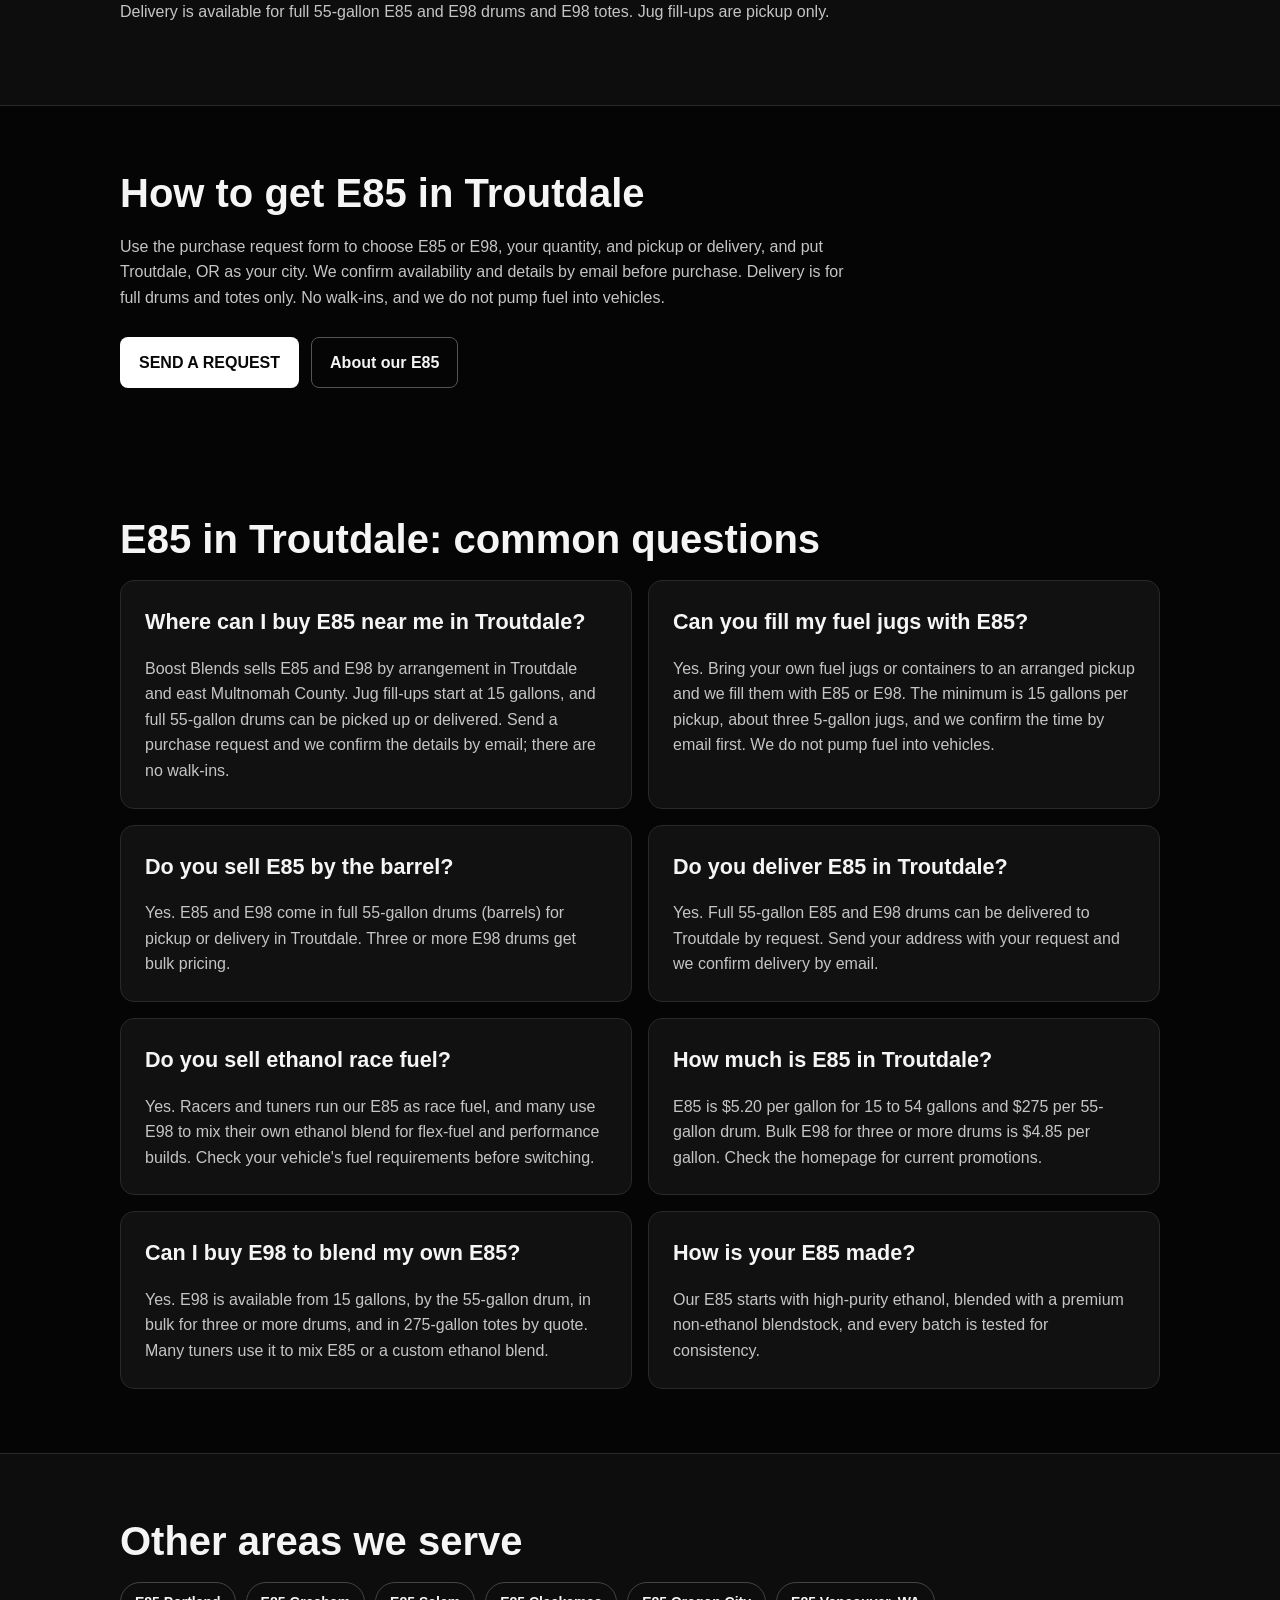
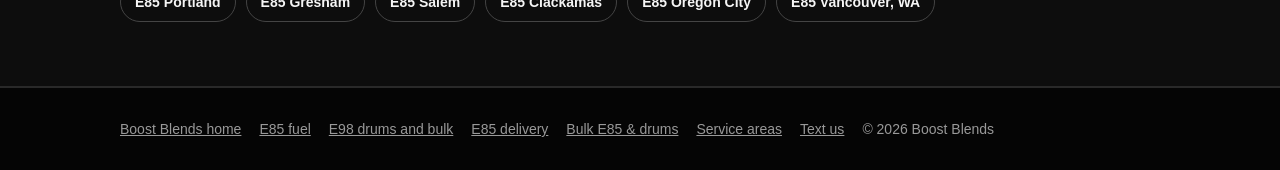
<file: e85-troutdale.html>
<!doctype html><html lang="en"><head><script async src="https://www.googletagmanager.com/gtag/js?id=AW-18477456391"></script><script>window.dataLayer=window.dataLayer||[];function gtag(){dataLayer.push(arguments);}gtag('js',new Date());gtag('config','AW-18477456391');</script><meta charset="utf-8"><meta name="viewport" content="width=device-width,initial-scale=1"><title>E85 in Troutdale | Jug Fills, Drums &amp; Barrels | Boost Blends</title><meta name="description" content="E85 and E98 near you in Troutdale: jug fill-ups from 15 gallons, 55-gallon drums and barrels, drum delivery, bulk ethanol and race fuel. Every batch tested."><link rel="canonical" href="https://boostblendsfuel.com/e85-troutdale.html"><meta property="og:image" content="https://boostblendsfuel.com/og-image.jpg"><meta property="og:image:width" content="1200"><meta property="og:image:height" content="628"><meta name="twitter:card" content="summary_large_image"><meta property="og:type" content="website"><meta property="og:site_name" content="Boost Blends Fuel"><meta property="og:title" content="E85 Fuel in Troutdale | Boost Blends"><meta property="og:description" content="E85 and E98 near you in Troutdale: jug fill-ups from 15 gallons, 55-gallon drums and barrels, drum delivery, bulk ethanol and race fuel. Every batch tested."><meta property="og:url" content="https://boostblendsfuel.com/e85-troutdale.html"><link rel="stylesheet" href="/product.css"><style>.sale,.promobar{display:none}.promo-on .was{text-decoration:line-through;text-decoration-color:#e3141b;text-decoration-thickness:3px;color:#777;margin-right:8px}.promo-on .sale{display:inline;color:#6be62a}.promo-on .promobar{display:block;background:#e3141b;color:#fff;text-align:center;font-weight:900;font-size:14px;padding:10px 16px;text-decoration:none}.cities{display:flex;flex-wrap:wrap;gap:10px;margin-top:18px}.cities a{border:1px solid #444;border-radius:999px;padding:8px 14px;font-weight:800;font-size:14px;text-decoration:none}.crumbs{font-size:13px;color:#999;margin-top:18px}.crumbs a{color:#999}</style><script type="application/ld+json">[{"@context":"https://schema.org","@type":"WebPage","name":"E85 in Troutdale | Jug Fills, Drums & Barrels | Boost Blends","url":"https://boostblendsfuel.com/e85-troutdale.html","about":{"@id":"https://boostblendsfuel.com/#business"},"mentions":{"@type":"City","name":"Troutdale, OR"}},{"@context":"https://schema.org","@type":"BreadcrumbList","itemListElement":[{"@type":"ListItem","position":1,"name":"Home","item":"https://boostblendsfuel.com/"},{"@type":"ListItem","position":2,"name":"Service areas","item":"https://boostblendsfuel.com/areas.html"},{"@type":"ListItem","position":3,"name":"E85 in Troutdale","item":"https://boostblendsfuel.com/e85-troutdale.html"}]},{"@context":"https://schema.org","@type":"FAQPage","mainEntity":[{"@type":"Question","name":"Where can I buy E85 near me in Troutdale?","acceptedAnswer":{"@type":"Answer","text":"Boost Blends sells E85 and E98 by arrangement in Troutdale and east Multnomah County. Jug fill-ups start at 15 gallons, and full 55-gallon drums can be picked up or delivered. Send a purchase request and we confirm the details by email; there are no walk-ins."}},{"@type":"Question","name":"Can you fill my fuel jugs with E85?","acceptedAnswer":{"@type":"Answer","text":"Yes. Bring your own fuel jugs or containers to an arranged pickup and we fill them with E85 or E98. The minimum is 15 gallons per pickup, about three 5-gallon jugs, and we confirm the time by email first. We do not pump fuel into vehicles."}},{"@type":"Question","name":"Do you sell E85 by the barrel?","acceptedAnswer":{"@type":"Answer","text":"Yes. E85 and E98 come in full 55-gallon drums (barrels) for pickup or delivery in Troutdale. Three or more E98 drums get bulk pricing."}},{"@type":"Question","name":"Do you deliver E85 in Troutdale?","acceptedAnswer":{"@type":"Answer","text":"Yes. Full 55-gallon E85 and E98 drums can be delivered to Troutdale by request. Send your address with your request and we confirm delivery by email."}},{"@type":"Question","name":"Do you sell ethanol race fuel?","acceptedAnswer":{"@type":"Answer","text":"Yes. Racers and tuners run our E85 as race fuel, and many use E98 to mix their own ethanol blend for flex-fuel and performance builds. Check your vehicle's fuel requirements before switching."}},{"@type":"Question","name":"How much is E85 in Troutdale?","acceptedAnswer":{"@type":"Answer","text":"E85 is $5.20 per gallon for 15 to 54 gallons and $275 per 55-gallon drum. Bulk E98 for three or more drums is $4.85 per gallon. Check the homepage for current promotions."}},{"@type":"Question","name":"Can I buy E98 to blend my own E85?","acceptedAnswer":{"@type":"Answer","text":"Yes. E98 is available from 15 gallons, by the 55-gallon drum, in bulk for three or more drums, and in 275-gallon totes by quote. Many tuners use it to mix E85 or a custom ethanol blend."}},{"@type":"Question","name":"How is your E85 made?","acceptedAnswer":{"@type":"Answer","text":"Our E85 starts with high-purity ethanol, blended with a premium non-ethanol blendstock, and every batch is tested for consistency."}}]}]</script><style>.textbar{position:fixed;z-index:60;right:18px;bottom:18px;display:flex;align-items:center;justify-content:center;gap:10px;background:#6be62a;color:#050505;font-weight:900;font-size:15px;letter-spacing:.6px;padding:14px 22px;border-radius:999px;text-decoration:none;box-shadow:0 8px 28px rgba(0,0,0,.5)}.textbar:hover{background:#7ff53c}.textbar svg{width:20px;height:20px;flex:none}@media(max-width:700px){.textbar{left:12px;right:12px;bottom:calc(12px + env(safe-area-inset-bottom));padding:15px 18px;font-size:16px}body{padding-bottom:84px}}</style></head><body><a class="promobar" href="/#promo">BULK DISCOUNT FOR EVERYONE: $4.65/GAL E85 &amp; E98 &middot; NOW THROUGH NOV 22 &rarr;</a><div class="wrap"><nav class="nav"><a class="brand" href="/">BOOST BLENDS</a><div class="navlinks"><a href="/e85.html">E85 fuel</a><a href="/e98.html">E98 fuel</a><a class="btn" href="/#request">ORDER FUEL</a></div></nav><div class="crumbs"><a href="/">Home</a> / <a href="/areas.html">Service areas</a> / E85 in Troutdale</div></div><main><section class="hero"><div class="wrap"><div class="eyebrow">E85 &bull; E98 &bull; Troutdale</div><h1>E85 fuel in Troutdale, Oregon.</h1><p class="intro">Out by the I-84 corridor and the mouth of the Gorge? Boost Blends supplies E85 and E98 to Troutdale and the surrounding east county by arrangement: pickup from 15 gallons, full 55-gallon drums, and bulk E98 for blending.</p><div class="actions"><a class="btn" href="/#request">REQUEST E85 IN TROUTDALE</a><a class="secondary" href="/e98.html">Buying E98 instead?</a></div></div></section><section class="section"><div class="wrap"><h2>E85 &amp; E98 pricing in Troutdale</h2><div class="grid"><div class="card"><h3>E85 &middot; jug fill-ups (15&ndash;54 gallons)</h3><p class="price"><span class="was">$5.20</span><span class="sale">$4.65</span> per gallon</p><p>Bring your fuel jugs or containers to an arranged pickup and we fill them. 15-gallon minimum; wait for email confirmation before pickup.</p></div><div class="card"><h3>E85 &middot; 55-gallon drum (barrel)</h3><p class="price"><span class="was">$275</span><span class="sale">$255.75</span> per drum</p><p>Full drums can be picked up by arrangement or delivered in Troutdale by request.</p></div><div class="card"><h3>E98 &middot; three or more drums</h3><p class="price"><span class="was">$4.85</span><span class="sale">$4.65</span> per gallon</p><p>Bulk E98 for blending your own E85 or a custom ethanol mix.</p></div><div class="card"><h3>E98 &middot; 275-gallon tote</h3><p class="price">Request a quote</p><p>Tote orders are quoted individually and delivered; you need suitable equipment to unload a full tote.</p></div></div></div></section><section class="section notice"><div class="wrap"><h2>E85 jug fills, drums and barrels in Troutdale</h2><p>Running a race car, a flex-fuel truck or a tuned street car? Fill your race jugs or utility jugs at an arranged pickup from 15 gallons, or get full 55-gallon drums (barrels) of E85 or E98. Bulk ethanol buyers can order three or more E98 drums or a 275-gallon tote.</p><h2 style="margin-top:36px">E85 delivery in Troutdale</h2><p>Delivery is available for full 55-gallon E85 and E98 drums and E98 totes. Jug fill-ups are pickup only.</p></div></section><section class="section"><div class="wrap"><h2>How to get E85 in Troutdale</h2><p>Use the purchase request form to choose E85 or E98, your quantity, and pickup or delivery, and put Troutdale, OR as your city. We confirm availability and details by email before purchase. Delivery is for full drums and totes only. No walk-ins, and we do not pump fuel into vehicles.</p><div class="actions"><a class="btn" href="/#request">SEND A REQUEST</a><a class="secondary" href="/e85.html">About our E85</a></div></div></section><section class="section"><div class="wrap"><h2>E85 in Troutdale: common questions</h2><div class="grid"><div class="card"><h3>Where can I buy E85 near me in Troutdale?</h3><p>Boost Blends sells E85 and E98 by arrangement in Troutdale and east Multnomah County. Jug fill-ups start at 15 gallons, and full 55-gallon drums can be picked up or delivered. Send a purchase request and we confirm the details by email; there are no walk-ins.</p></div><div class="card"><h3>Can you fill my fuel jugs with E85?</h3><p>Yes. Bring your own fuel jugs or containers to an arranged pickup and we fill them with E85 or E98. The minimum is 15 gallons per pickup, about three 5-gallon jugs, and we confirm the time by email first. We do not pump fuel into vehicles.</p></div><div class="card"><h3>Do you sell E85 by the barrel?</h3><p>Yes. E85 and E98 come in full 55-gallon drums (barrels) for pickup or delivery in Troutdale. Three or more E98 drums get bulk pricing.</p></div><div class="card"><h3>Do you deliver E85 in Troutdale?</h3><p>Yes. Full 55-gallon E85 and E98 drums can be delivered to Troutdale by request. Send your address with your request and we confirm delivery by email.</p></div><div class="card"><h3>Do you sell ethanol race fuel?</h3><p>Yes. Racers and tuners run our E85 as race fuel, and many use E98 to mix their own ethanol blend for flex-fuel and performance builds. Check your vehicle's fuel requirements before switching.</p></div><div class="card"><h3>How much is E85 in Troutdale?</h3><p>E85 is $5.20 per gallon for 15 to 54 gallons and $275 per 55-gallon drum. Bulk E98 for three or more drums is $4.85 per gallon. Check the homepage for current promotions.</p></div><div class="card"><h3>Can I buy E98 to blend my own E85?</h3><p>Yes. E98 is available from 15 gallons, by the 55-gallon drum, in bulk for three or more drums, and in 275-gallon totes by quote. Many tuners use it to mix E85 or a custom ethanol blend.</p></div><div class="card"><h3>How is your E85 made?</h3><p>Our E85 starts with high-purity ethanol, blended with a premium non-ethanol blendstock, and every batch is tested for consistency.</p></div></div></div></section><section class="section notice"><div class="wrap"><h2>Other areas we serve</h2><div class="cities"><a href="/e85-portland.html">E85 Portland</a><a href="/e85-gresham.html">E85 Gresham</a><a href="/e85-salem.html">E85 Salem</a><a href="/e85-clackamas.html">E85 Clackamas</a><a href="/e85-oregon-city.html">E85 Oregon City</a><a href="/e85-vancouver-wa.html">E85 Vancouver, WA</a></div></div></section></main><footer class="footer"><div class="wrap"><a href="/">Boost Blends home</a><a href="/e85.html">E85 fuel</a><a href="/e98.html">E98 drums and bulk</a><a href="/e85-delivery.html">E85 delivery</a><a href="/bulk-e85.html">Bulk E85 &amp; drums</a><a href="/areas.html">Service areas</a><a href="sms:+19712021317">Text us</a><span>&copy; 2026 Boost Blends</span></div></footer><script>if(new Date()<new Date('2026-11-23T00:00:00-08:00'))document.body.classList.add('promo-on');</script><script>document.addEventListener('click',function(e){var a=e.target.closest&&e.target.closest('a[href^="sms:"]');if(a&&typeof gtag==='function')gtag('event','text_us_click');});</script><a class="textbar" href="sms:+19712021317" aria-label="Text Boost Blends"><svg viewBox="0 0 24 24" fill="currentColor" aria-hidden="true"><path d="M4 4h16a2 2 0 0 1 2 2v10a2 2 0 0 1-2 2H8l-4 4V6a2 2 0 0 1 2-2zm3 6v2h2v-2H7zm4 0v2h2v-2h-2zm4 0v2h2v-2h-2z"/></svg>TEXT US</a></body></html>
</file>
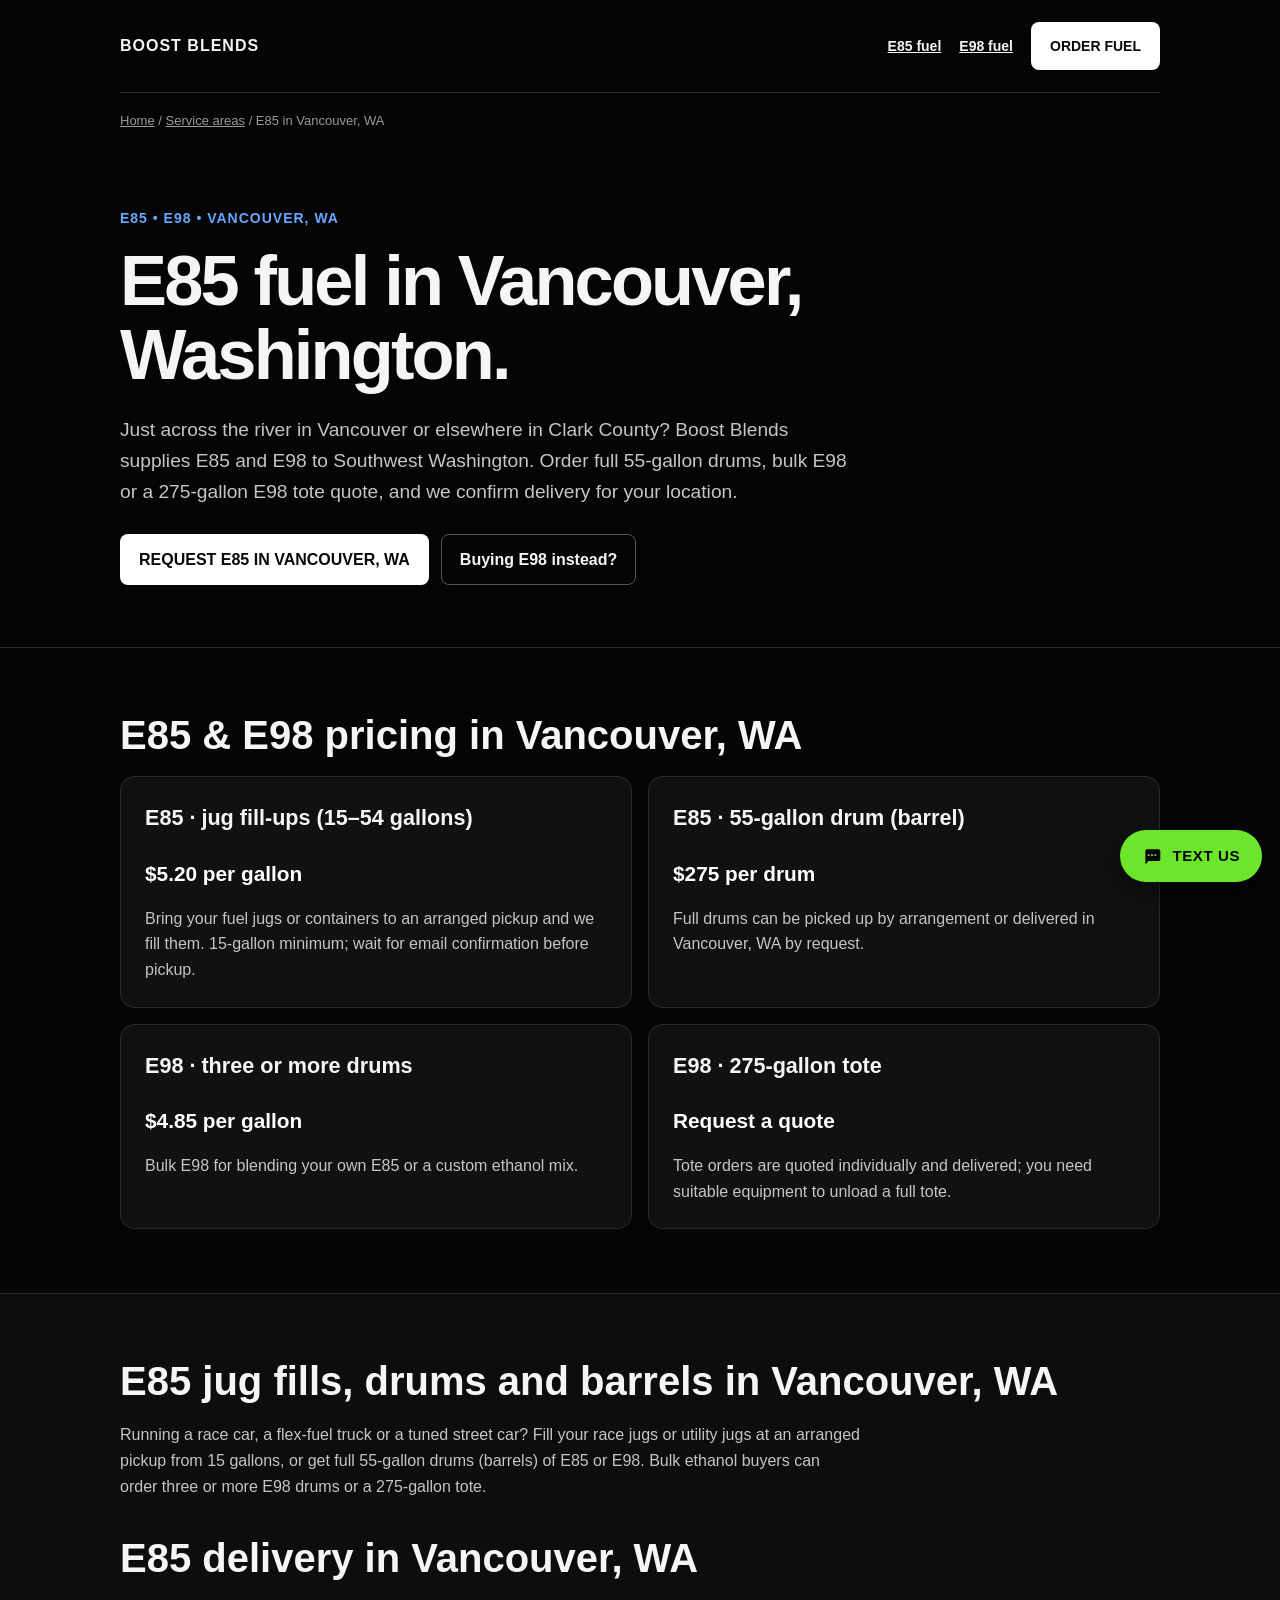
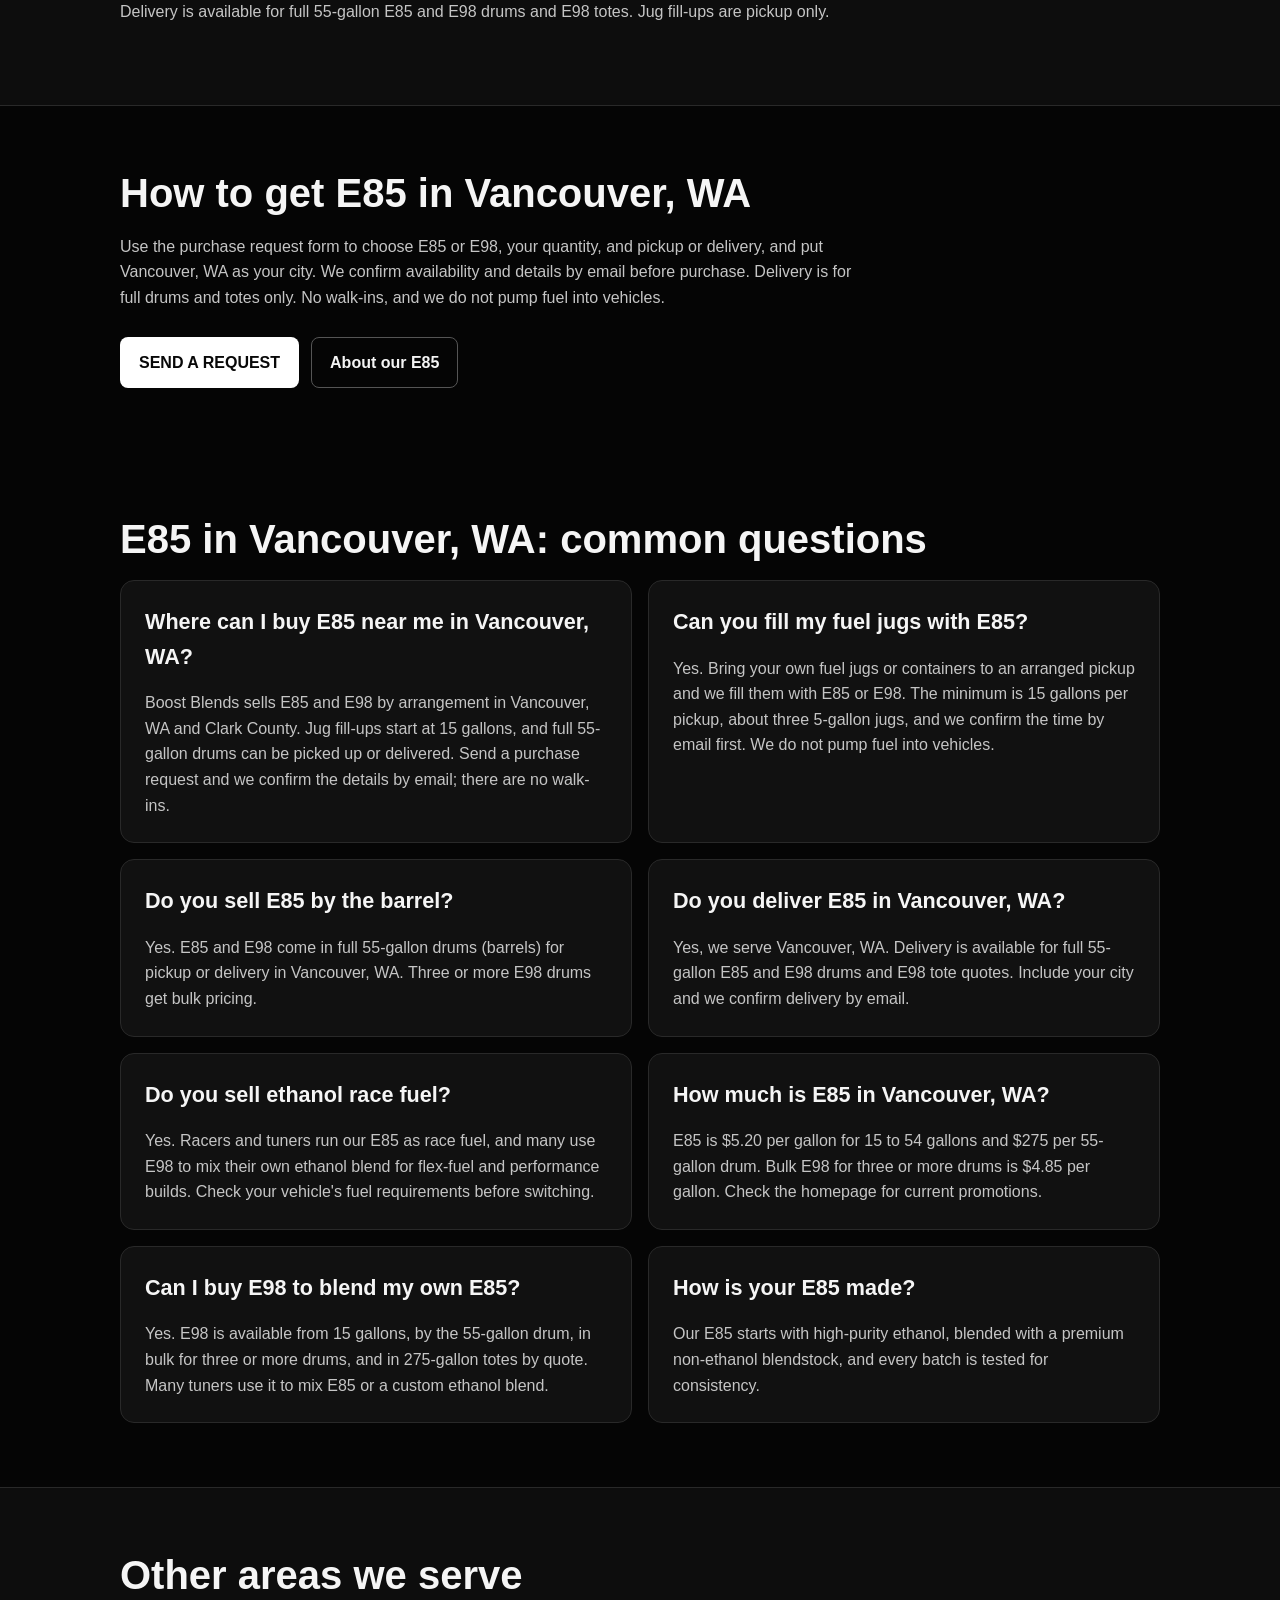
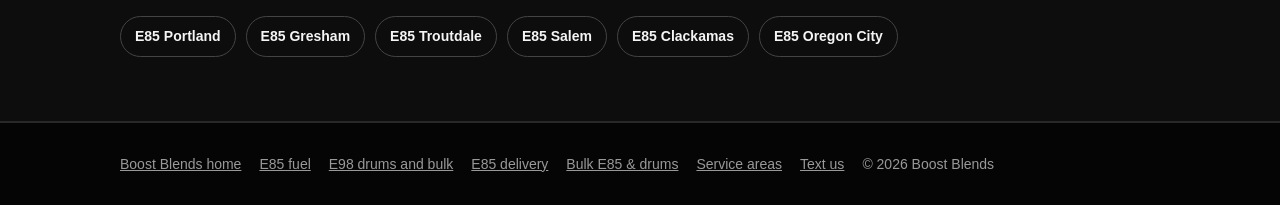
<file: e85-vancouver-wa.html>
<!doctype html><html lang="en"><head><script async src="https://www.googletagmanager.com/gtag/js?id=AW-18477456391"></script><script>window.dataLayer=window.dataLayer||[];function gtag(){dataLayer.push(arguments);}gtag('js',new Date());gtag('config','AW-18477456391');</script><meta charset="utf-8"><meta name="viewport" content="width=device-width,initial-scale=1"><title>E85 in Vancouver, WA | Jug Fills, Drums &amp; Barrels | Boost Blends</title><meta name="description" content="E85 and E98 near you in Vancouver, WA: jug fill-ups from 15 gallons, 55-gallon drums and barrels, drum delivery, bulk ethanol and race fuel. Every batch tested."><link rel="canonical" href="https://boostblendsfuel.com/e85-vancouver-wa.html"><meta property="og:image" content="https://boostblendsfuel.com/og-image.jpg"><meta property="og:image:width" content="1200"><meta property="og:image:height" content="628"><meta name="twitter:card" content="summary_large_image"><meta property="og:type" content="website"><meta property="og:site_name" content="Boost Blends Fuel"><meta property="og:title" content="E85 Fuel in Vancouver, WA | Boost Blends"><meta property="og:description" content="E85 and E98 near you in Vancouver, WA: jug fill-ups from 15 gallons, 55-gallon drums and barrels, drum delivery, bulk ethanol and race fuel. Every batch tested."><meta property="og:url" content="https://boostblendsfuel.com/e85-vancouver-wa.html"><link rel="stylesheet" href="/product.css"><style>.sale,.promobar{display:none}.promo-on .was{text-decoration:line-through;text-decoration-color:#e3141b;text-decoration-thickness:3px;color:#777;margin-right:8px}.promo-on .sale{display:inline;color:#6be62a}.promo-on .promobar{display:block;background:#e3141b;color:#fff;text-align:center;font-weight:900;font-size:14px;padding:10px 16px;text-decoration:none}.cities{display:flex;flex-wrap:wrap;gap:10px;margin-top:18px}.cities a{border:1px solid #444;border-radius:999px;padding:8px 14px;font-weight:800;font-size:14px;text-decoration:none}.crumbs{font-size:13px;color:#999;margin-top:18px}.crumbs a{color:#999}</style><script type="application/ld+json">[{"@context":"https://schema.org","@type":"WebPage","name":"E85 in Vancouver, WA | Jug Fills, Drums & Barrels | Boost Blends","url":"https://boostblendsfuel.com/e85-vancouver-wa.html","about":{"@id":"https://boostblendsfuel.com/#business"},"mentions":{"@type":"City","name":"Vancouver, WA"}},{"@context":"https://schema.org","@type":"BreadcrumbList","itemListElement":[{"@type":"ListItem","position":1,"name":"Home","item":"https://boostblendsfuel.com/"},{"@type":"ListItem","position":2,"name":"Service areas","item":"https://boostblendsfuel.com/areas.html"},{"@type":"ListItem","position":3,"name":"E85 in Vancouver, WA","item":"https://boostblendsfuel.com/e85-vancouver-wa.html"}]},{"@context":"https://schema.org","@type":"FAQPage","mainEntity":[{"@type":"Question","name":"Where can I buy E85 near me in Vancouver, WA?","acceptedAnswer":{"@type":"Answer","text":"Boost Blends sells E85 and E98 by arrangement in Vancouver, WA and Clark County. Jug fill-ups start at 15 gallons, and full 55-gallon drums can be picked up or delivered. Send a purchase request and we confirm the details by email; there are no walk-ins."}},{"@type":"Question","name":"Can you fill my fuel jugs with E85?","acceptedAnswer":{"@type":"Answer","text":"Yes. Bring your own fuel jugs or containers to an arranged pickup and we fill them with E85 or E98. The minimum is 15 gallons per pickup, about three 5-gallon jugs, and we confirm the time by email first. We do not pump fuel into vehicles."}},{"@type":"Question","name":"Do you sell E85 by the barrel?","acceptedAnswer":{"@type":"Answer","text":"Yes. E85 and E98 come in full 55-gallon drums (barrels) for pickup or delivery in Vancouver, WA. Three or more E98 drums get bulk pricing."}},{"@type":"Question","name":"Do you deliver E85 in Vancouver, WA?","acceptedAnswer":{"@type":"Answer","text":"Yes, we serve Vancouver, WA. Delivery is available for full 55-gallon E85 and E98 drums and E98 tote quotes. Include your city and we confirm delivery by email."}},{"@type":"Question","name":"Do you sell ethanol race fuel?","acceptedAnswer":{"@type":"Answer","text":"Yes. Racers and tuners run our E85 as race fuel, and many use E98 to mix their own ethanol blend for flex-fuel and performance builds. Check your vehicle's fuel requirements before switching."}},{"@type":"Question","name":"How much is E85 in Vancouver, WA?","acceptedAnswer":{"@type":"Answer","text":"E85 is $5.20 per gallon for 15 to 54 gallons and $275 per 55-gallon drum. Bulk E98 for three or more drums is $4.85 per gallon. Check the homepage for current promotions."}},{"@type":"Question","name":"Can I buy E98 to blend my own E85?","acceptedAnswer":{"@type":"Answer","text":"Yes. E98 is available from 15 gallons, by the 55-gallon drum, in bulk for three or more drums, and in 275-gallon totes by quote. Many tuners use it to mix E85 or a custom ethanol blend."}},{"@type":"Question","name":"How is your E85 made?","acceptedAnswer":{"@type":"Answer","text":"Our E85 starts with high-purity ethanol, blended with a premium non-ethanol blendstock, and every batch is tested for consistency."}}]}]</script><style>.textbar{position:fixed;z-index:60;right:18px;bottom:18px;display:flex;align-items:center;justify-content:center;gap:10px;background:#6be62a;color:#050505;font-weight:900;font-size:15px;letter-spacing:.6px;padding:14px 22px;border-radius:999px;text-decoration:none;box-shadow:0 8px 28px rgba(0,0,0,.5)}.textbar:hover{background:#7ff53c}.textbar svg{width:20px;height:20px;flex:none}@media(max-width:700px){.textbar{left:12px;right:12px;bottom:calc(12px + env(safe-area-inset-bottom));padding:15px 18px;font-size:16px}body{padding-bottom:84px}}</style></head><body><a class="promobar" href="/#promo">BULK DISCOUNT FOR EVERYONE: $4.65/GAL E85 &amp; E98 &middot; NOW THROUGH NOV 22 &rarr;</a><div class="wrap"><nav class="nav"><a class="brand" href="/">BOOST BLENDS</a><div class="navlinks"><a href="/e85.html">E85 fuel</a><a href="/e98.html">E98 fuel</a><a class="btn" href="/#request">ORDER FUEL</a></div></nav><div class="crumbs"><a href="/">Home</a> / <a href="/areas.html">Service areas</a> / E85 in Vancouver, WA</div></div><main><section class="hero"><div class="wrap"><div class="eyebrow">E85 &bull; E98 &bull; Vancouver, WA</div><h1>E85 fuel in Vancouver, Washington.</h1><p class="intro">Just across the river in Vancouver or elsewhere in Clark County? Boost Blends supplies E85 and E98 to Southwest Washington. Order full 55-gallon drums, bulk E98 or a 275-gallon E98 tote quote, and we confirm delivery for your location.</p><div class="actions"><a class="btn" href="/#request">REQUEST E85 IN VANCOUVER, WA</a><a class="secondary" href="/e98.html">Buying E98 instead?</a></div></div></section><section class="section"><div class="wrap"><h2>E85 &amp; E98 pricing in Vancouver, WA</h2><div class="grid"><div class="card"><h3>E85 &middot; jug fill-ups (15&ndash;54 gallons)</h3><p class="price"><span class="was">$5.20</span><span class="sale">$4.65</span> per gallon</p><p>Bring your fuel jugs or containers to an arranged pickup and we fill them. 15-gallon minimum; wait for email confirmation before pickup.</p></div><div class="card"><h3>E85 &middot; 55-gallon drum (barrel)</h3><p class="price"><span class="was">$275</span><span class="sale">$255.75</span> per drum</p><p>Full drums can be picked up by arrangement or delivered in Vancouver, WA by request.</p></div><div class="card"><h3>E98 &middot; three or more drums</h3><p class="price"><span class="was">$4.85</span><span class="sale">$4.65</span> per gallon</p><p>Bulk E98 for blending your own E85 or a custom ethanol mix.</p></div><div class="card"><h3>E98 &middot; 275-gallon tote</h3><p class="price">Request a quote</p><p>Tote orders are quoted individually and delivered; you need suitable equipment to unload a full tote.</p></div></div></div></section><section class="section notice"><div class="wrap"><h2>E85 jug fills, drums and barrels in Vancouver, WA</h2><p>Running a race car, a flex-fuel truck or a tuned street car? Fill your race jugs or utility jugs at an arranged pickup from 15 gallons, or get full 55-gallon drums (barrels) of E85 or E98. Bulk ethanol buyers can order three or more E98 drums or a 275-gallon tote.</p><h2 style="margin-top:36px">E85 delivery in Vancouver, WA</h2><p>Delivery is available for full 55-gallon E85 and E98 drums and E98 totes. Jug fill-ups are pickup only.</p></div></section><section class="section"><div class="wrap"><h2>How to get E85 in Vancouver, WA</h2><p>Use the purchase request form to choose E85 or E98, your quantity, and pickup or delivery, and put Vancouver, WA as your city. We confirm availability and details by email before purchase. Delivery is for full drums and totes only. No walk-ins, and we do not pump fuel into vehicles.</p><div class="actions"><a class="btn" href="/#request">SEND A REQUEST</a><a class="secondary" href="/e85.html">About our E85</a></div></div></section><section class="section"><div class="wrap"><h2>E85 in Vancouver, WA: common questions</h2><div class="grid"><div class="card"><h3>Where can I buy E85 near me in Vancouver, WA?</h3><p>Boost Blends sells E85 and E98 by arrangement in Vancouver, WA and Clark County. Jug fill-ups start at 15 gallons, and full 55-gallon drums can be picked up or delivered. Send a purchase request and we confirm the details by email; there are no walk-ins.</p></div><div class="card"><h3>Can you fill my fuel jugs with E85?</h3><p>Yes. Bring your own fuel jugs or containers to an arranged pickup and we fill them with E85 or E98. The minimum is 15 gallons per pickup, about three 5-gallon jugs, and we confirm the time by email first. We do not pump fuel into vehicles.</p></div><div class="card"><h3>Do you sell E85 by the barrel?</h3><p>Yes. E85 and E98 come in full 55-gallon drums (barrels) for pickup or delivery in Vancouver, WA. Three or more E98 drums get bulk pricing.</p></div><div class="card"><h3>Do you deliver E85 in Vancouver, WA?</h3><p>Yes, we serve Vancouver, WA. Delivery is available for full 55-gallon E85 and E98 drums and E98 tote quotes. Include your city and we confirm delivery by email.</p></div><div class="card"><h3>Do you sell ethanol race fuel?</h3><p>Yes. Racers and tuners run our E85 as race fuel, and many use E98 to mix their own ethanol blend for flex-fuel and performance builds. Check your vehicle's fuel requirements before switching.</p></div><div class="card"><h3>How much is E85 in Vancouver, WA?</h3><p>E85 is $5.20 per gallon for 15 to 54 gallons and $275 per 55-gallon drum. Bulk E98 for three or more drums is $4.85 per gallon. Check the homepage for current promotions.</p></div><div class="card"><h3>Can I buy E98 to blend my own E85?</h3><p>Yes. E98 is available from 15 gallons, by the 55-gallon drum, in bulk for three or more drums, and in 275-gallon totes by quote. Many tuners use it to mix E85 or a custom ethanol blend.</p></div><div class="card"><h3>How is your E85 made?</h3><p>Our E85 starts with high-purity ethanol, blended with a premium non-ethanol blendstock, and every batch is tested for consistency.</p></div></div></div></section><section class="section notice"><div class="wrap"><h2>Other areas we serve</h2><div class="cities"><a href="/e85-portland.html">E85 Portland</a><a href="/e85-gresham.html">E85 Gresham</a><a href="/e85-troutdale.html">E85 Troutdale</a><a href="/e85-salem.html">E85 Salem</a><a href="/e85-clackamas.html">E85 Clackamas</a><a href="/e85-oregon-city.html">E85 Oregon City</a></div></div></section></main><footer class="footer"><div class="wrap"><a href="/">Boost Blends home</a><a href="/e85.html">E85 fuel</a><a href="/e98.html">E98 drums and bulk</a><a href="/e85-delivery.html">E85 delivery</a><a href="/bulk-e85.html">Bulk E85 &amp; drums</a><a href="/areas.html">Service areas</a><a href="sms:+19712021317">Text us</a><span>&copy; 2026 Boost Blends</span></div></footer><script>if(new Date()<new Date('2026-11-23T00:00:00-08:00'))document.body.classList.add('promo-on');</script><script>document.addEventListener('click',function(e){var a=e.target.closest&&e.target.closest('a[href^="sms:"]');if(a&&typeof gtag==='function')gtag('event','text_us_click');});</script><a class="textbar" href="sms:+19712021317" aria-label="Text Boost Blends"><svg viewBox="0 0 24 24" fill="currentColor" aria-hidden="true"><path d="M4 4h16a2 2 0 0 1 2 2v10a2 2 0 0 1-2 2H8l-4 4V6a2 2 0 0 1 2-2zm3 6v2h2v-2H7zm4 0v2h2v-2h-2zm4 0v2h2v-2h-2z"/></svg>TEXT US</a></body></html>
</file>
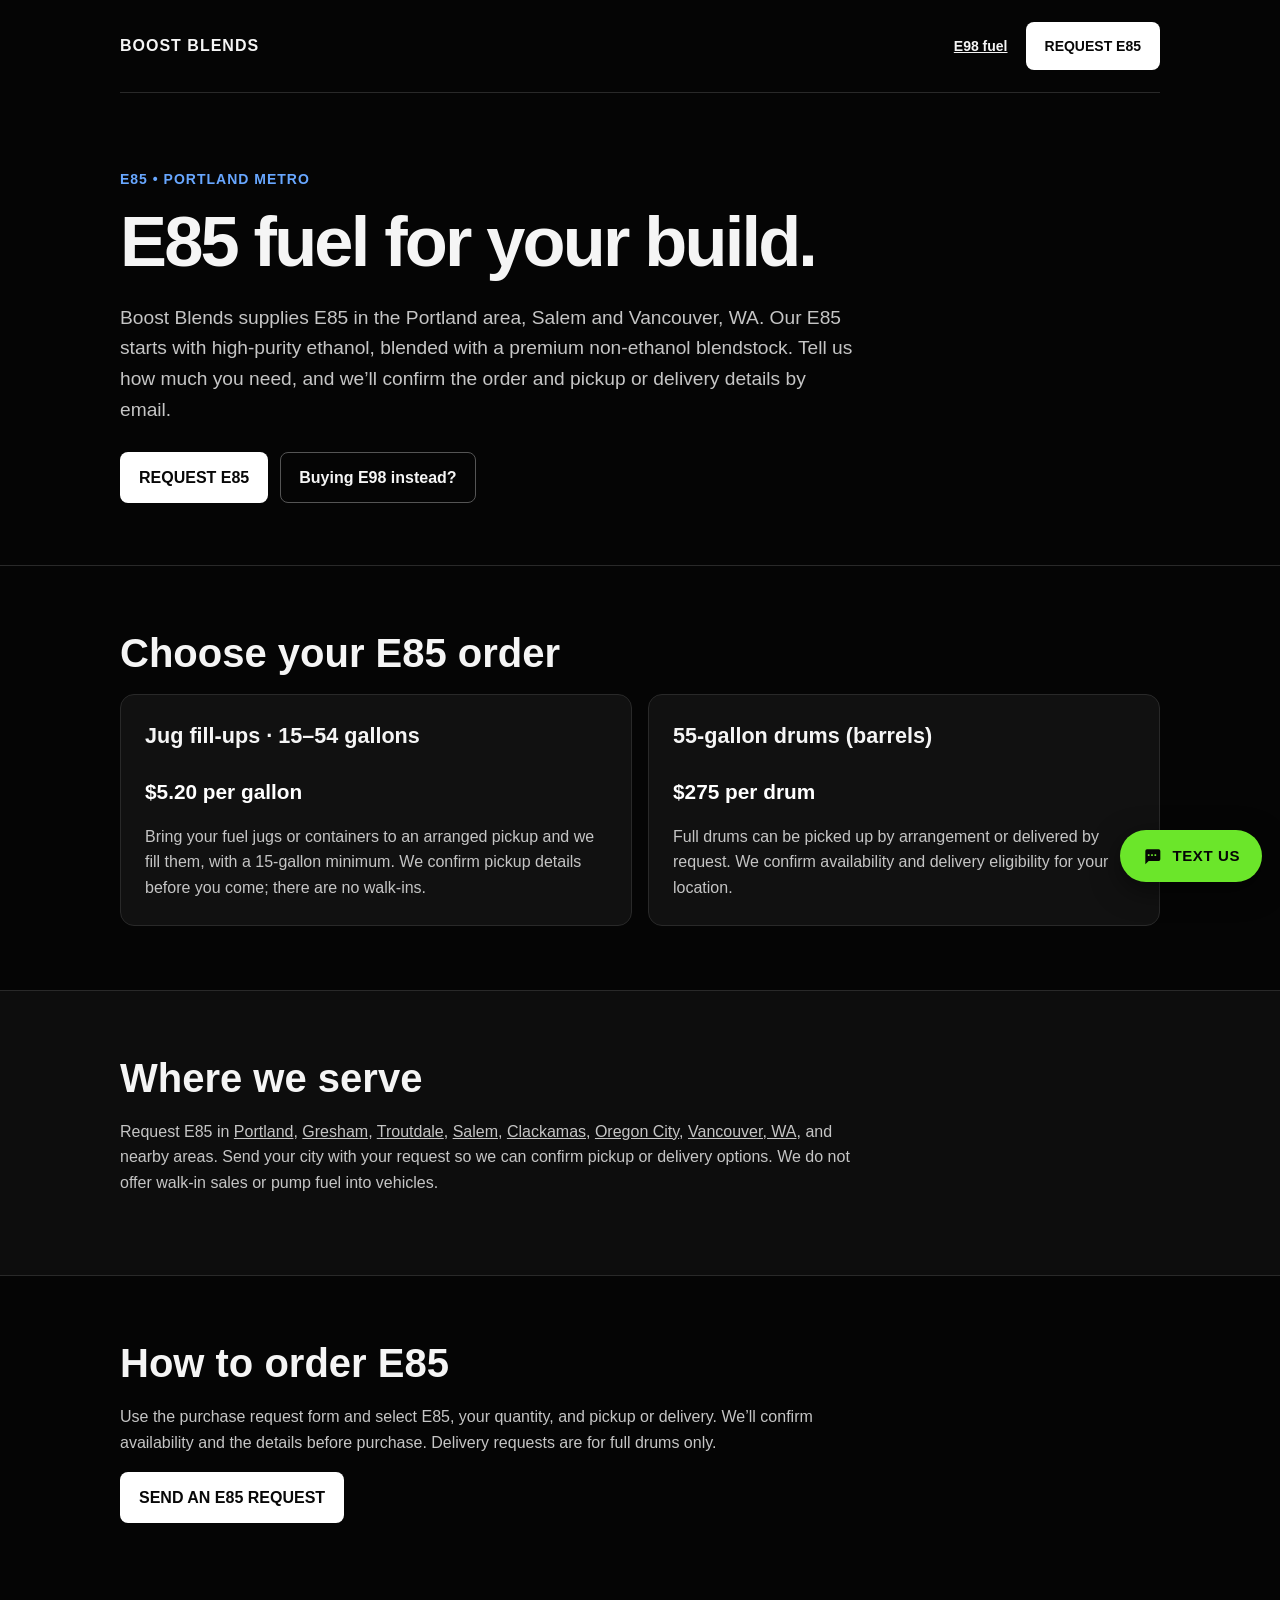
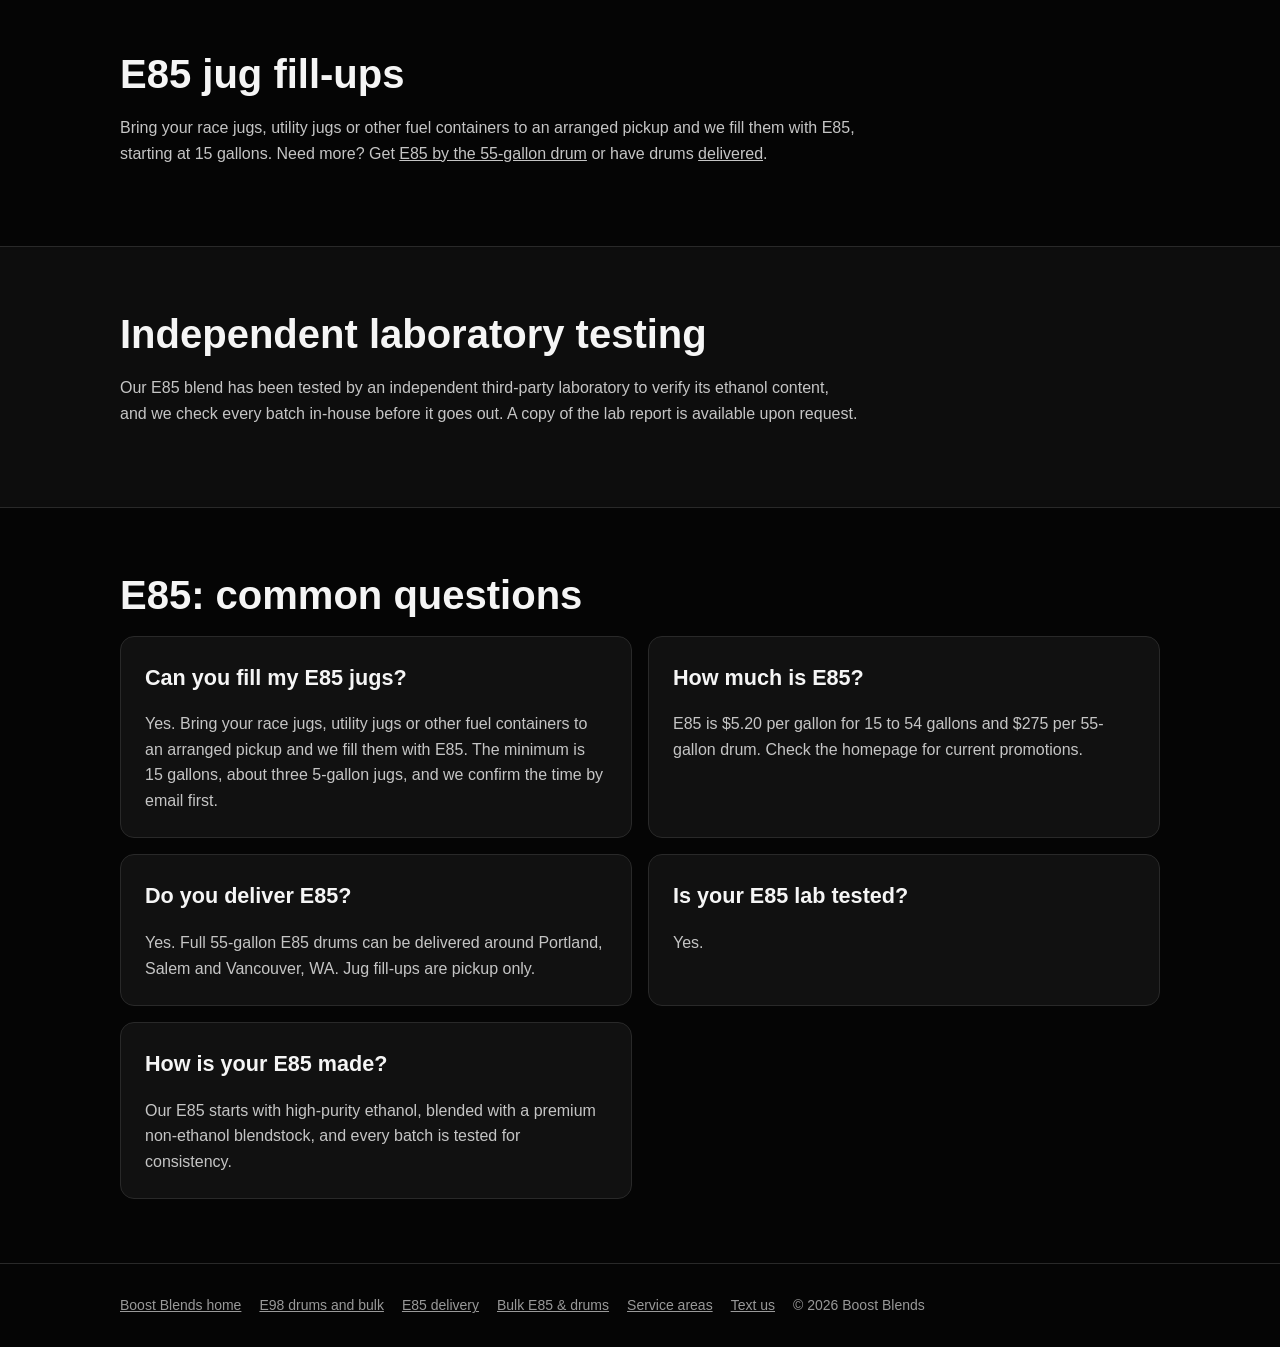
<file: e85.html>
<!doctype html><html lang="en"><head><script async src="https://www.googletagmanager.com/gtag/js?id=AW-18477456391"></script><script>window.dataLayer=window.dataLayer||[];function gtag(){dataLayer.push(arguments);}gtag('js',new Date());gtag('config','AW-18477456391');</script><meta charset="utf-8"><meta name="viewport" content="width=device-width,initial-scale=1"><title>E85 in Portland, Salem & Vancouver WA | Jug Fills & Drums | Boost Blends</title><meta name="description" content="Buy E85 near you in Portland, Gresham, Troutdale, Salem and Vancouver, WA. Jug fill-ups from 15 gallons, 55-gallon drums and barrels, drum delivery. Every batch tested."><link rel="canonical" href="https://boostblendsfuel.com/e85.html"><meta property="og:type" content="website"><meta property="og:site_name" content="Boost Blends Fuel"><meta property="og:title" content="E85 in Portland, Salem & Vancouver WA | Jug Fills & Drums | Boost Blends"><meta property="og:description" content="Buy E85 near you in Portland, Gresham, Troutdale, Salem and Vancouver, WA. Jug fill-ups from 15 gallons, 55-gallon drums and barrels, drum delivery. Every batch tested."><meta property="og:url" content="https://boostblendsfuel.com/e85.html"><meta property="og:image" content="https://boostblendsfuel.com/og-image.jpg"><meta property="og:image:width" content="1200"><meta property="og:image:height" content="628"><meta name="twitter:card" content="summary_large_image"><link rel="stylesheet" href="/product.css"><style>.sale,.promobar{display:none}.promo-on .was{text-decoration:line-through;text-decoration-color:#e3141b;text-decoration-thickness:3px;color:#777;margin-right:8px}.promo-on .sale{display:inline;color:#6be62a}.promo-on .promobar{display:block;background:#e3141b;color:#fff;text-align:center;font-weight:900;font-size:14px;padding:10px 16px;text-decoration:none}</style><script type="application/ld+json">{"@context":"https://schema.org","@type":"FAQPage","mainEntity":[{"@type":"Question","name":"Can you fill my E85 jugs?","acceptedAnswer":{"@type":"Answer","text":"Yes. Bring your race jugs, utility jugs or other fuel containers to an arranged pickup and we fill them with E85. The minimum is 15 gallons, about three 5-gallon jugs, and we confirm the time by email first."}},{"@type":"Question","name":"How much is E85?","acceptedAnswer":{"@type":"Answer","text":"E85 is $5.20 per gallon for 15 to 54 gallons and $275 per 55-gallon drum. Check the homepage for current promotions."}},{"@type":"Question","name":"Do you deliver E85?","acceptedAnswer":{"@type":"Answer","text":"Yes. Full 55-gallon E85 drums can be delivered around Portland, Salem and Vancouver, WA. Jug fill-ups are pickup only."}},{"@type":"Question","name":"Is your E85 lab tested?","acceptedAnswer":{"@type":"Answer","text":"Yes. "}},{"@type":"Question","name":"How is your E85 made?","acceptedAnswer":{"@type":"Answer","text":"Our E85 starts with high-purity ethanol, blended with a premium non-ethanol blendstock, and every batch is tested for consistency."}}]}</script><style>.textbar{position:fixed;z-index:60;right:18px;bottom:18px;display:flex;align-items:center;justify-content:center;gap:10px;background:#6be62a;color:#050505;font-weight:900;font-size:15px;letter-spacing:.6px;padding:14px 22px;border-radius:999px;text-decoration:none;box-shadow:0 8px 28px rgba(0,0,0,.5)}.textbar:hover{background:#7ff53c}.textbar svg{width:20px;height:20px;flex:none}@media(max-width:700px){.textbar{left:12px;right:12px;bottom:calc(12px + env(safe-area-inset-bottom));padding:15px 18px;font-size:16px}body{padding-bottom:84px}}</style></head><body><a class="promobar" href="/#promo">BULK DISCOUNT FOR EVERYONE: $4.65/GAL E85 &amp; E98 &middot; NOW THROUGH NOV 22 &rarr;</a><div class="wrap"><nav class="nav"><a class="brand" href="/">BOOST BLENDS</a><div class="navlinks"><a href="/e98.html">E98 fuel</a><a class="btn" href="/#request">REQUEST E85</a></div></nav></div><main><section class="hero"><div class="wrap"><div class="eyebrow">E85 • Portland metro</div><h1>E85 fuel for your build.</h1><p class="intro">Boost Blends supplies E85 in the Portland area, Salem and Vancouver, WA. Our E85 starts with high-purity ethanol, blended with a premium non-ethanol blendstock. Tell us how much you need, and we’ll confirm the order and pickup or delivery details by email.</p><div class="actions"><a class="btn" href="/#request">REQUEST E85</a><a class="secondary" href="/e98.html">Buying E98 instead?</a></div></div></section><section class="section"><div class="wrap"><h2>Choose your E85 order</h2><div class="grid"><div class="card"><h3>Jug fill-ups · 15–54 gallons</h3><p class="price"><span class="was">$5.20</span><span class="sale">$4.65</span> per gallon</p><p>Bring your fuel jugs or containers to an arranged pickup and we fill them, with a 15-gallon minimum. We confirm pickup details before you come; there are no walk-ins.</p></div><div class="card"><h3>55-gallon drums (barrels)</h3><p class="price"><span class="was">$275</span><span class="sale">$255.75</span> per drum</p><p>Full drums can be picked up by arrangement or delivered by request. We confirm availability and delivery eligibility for your location.</p></div></div></div></section><section class="section notice"><div class="wrap"><h2>Where we serve</h2><p>Request E85 in <a href="/e85-portland.html">Portland</a>, <a href="/e85-gresham.html">Gresham</a>, <a href="/e85-troutdale.html">Troutdale</a>, <a href="/e85-salem.html">Salem</a>, <a href="/e85-clackamas.html">Clackamas</a>, <a href="/e85-oregon-city.html">Oregon City</a>, <a href="/e85-vancouver-wa.html">Vancouver, WA</a>, and nearby areas. Send your city with your request so we can confirm pickup or delivery options. We do not offer walk-in sales or pump fuel into vehicles.</p></div></section><section class="section"><div class="wrap"><h2>How to order E85</h2><p>Use the purchase request form and select E85, your quantity, and pickup or delivery. We’ll confirm availability and the details before purchase. Delivery requests are for full drums only.</p><a class="btn" href="/#request">SEND AN E85 REQUEST</a></div></section><section class="section"><div class="wrap"><h2>E85 jug fill-ups</h2><p>Bring your race jugs, utility jugs or other fuel containers to an arranged pickup and we fill them with E85, starting at 15 gallons. Need more? Get <a href="/bulk-e85.html">E85 by the 55-gallon drum</a> or have drums <a href="/e85-delivery.html">delivered</a>.</p></div></section><section class="section notice"><div class="wrap"><h2>Independent laboratory testing</h2><p>Our E85 blend has been tested by an independent third-party laboratory to verify its ethanol content, and we check every batch in-house before it goes out. A copy of the lab report is available upon request.</p></div></section><section class="section"><div class="wrap"><h2>E85: common questions</h2><div class="grid"><div class="card"><h3>Can you fill my E85 jugs?</h3><p>Yes. Bring your race jugs, utility jugs or other fuel containers to an arranged pickup and we fill them with E85. The minimum is 15 gallons, about three 5-gallon jugs, and we confirm the time by email first.</p></div><div class="card"><h3>How much is E85?</h3><p>E85 is $5.20 per gallon for 15 to 54 gallons and $275 per 55-gallon drum. Check the homepage for current promotions.</p></div><div class="card"><h3>Do you deliver E85?</h3><p>Yes. Full 55-gallon E85 drums can be delivered around Portland, Salem and Vancouver, WA. Jug fill-ups are pickup only.</p></div><div class="card"><h3>Is your E85 lab tested?</h3><p>Yes. </p></div><div class="card"><h3>How is your E85 made?</h3><p>Our E85 starts with high-purity ethanol, blended with a premium non-ethanol blendstock, and every batch is tested for consistency.</p></div></div></div></section></main><footer class="footer"><div class="wrap"><a href="/">Boost Blends home</a><a href="/e98.html">E98 drums and bulk</a><a href="/e85-delivery.html">E85 delivery</a><a href="/bulk-e85.html">Bulk E85 &amp; drums</a><a href="/areas.html">Service areas</a><a href="sms:+19712021317">Text us</a><span>© 2026 Boost Blends</span></div></footer><script>if(new Date()<new Date('2026-11-23T00:00:00-08:00'))document.body.classList.add('promo-on');</script><script>document.addEventListener('click',function(e){var a=e.target.closest&&e.target.closest('a[href^="sms:"]');if(a&&typeof gtag==='function')gtag('event','text_us_click');});</script><a class="textbar" href="sms:+19712021317" aria-label="Text Boost Blends"><svg viewBox="0 0 24 24" fill="currentColor" aria-hidden="true"><path d="M4 4h16a2 2 0 0 1 2 2v10a2 2 0 0 1-2 2H8l-4 4V6a2 2 0 0 1 2-2zm3 6v2h2v-2H7zm4 0v2h2v-2h-2zm4 0v2h2v-2h-2z"/></svg>TEXT US</a></body></html>
</file>
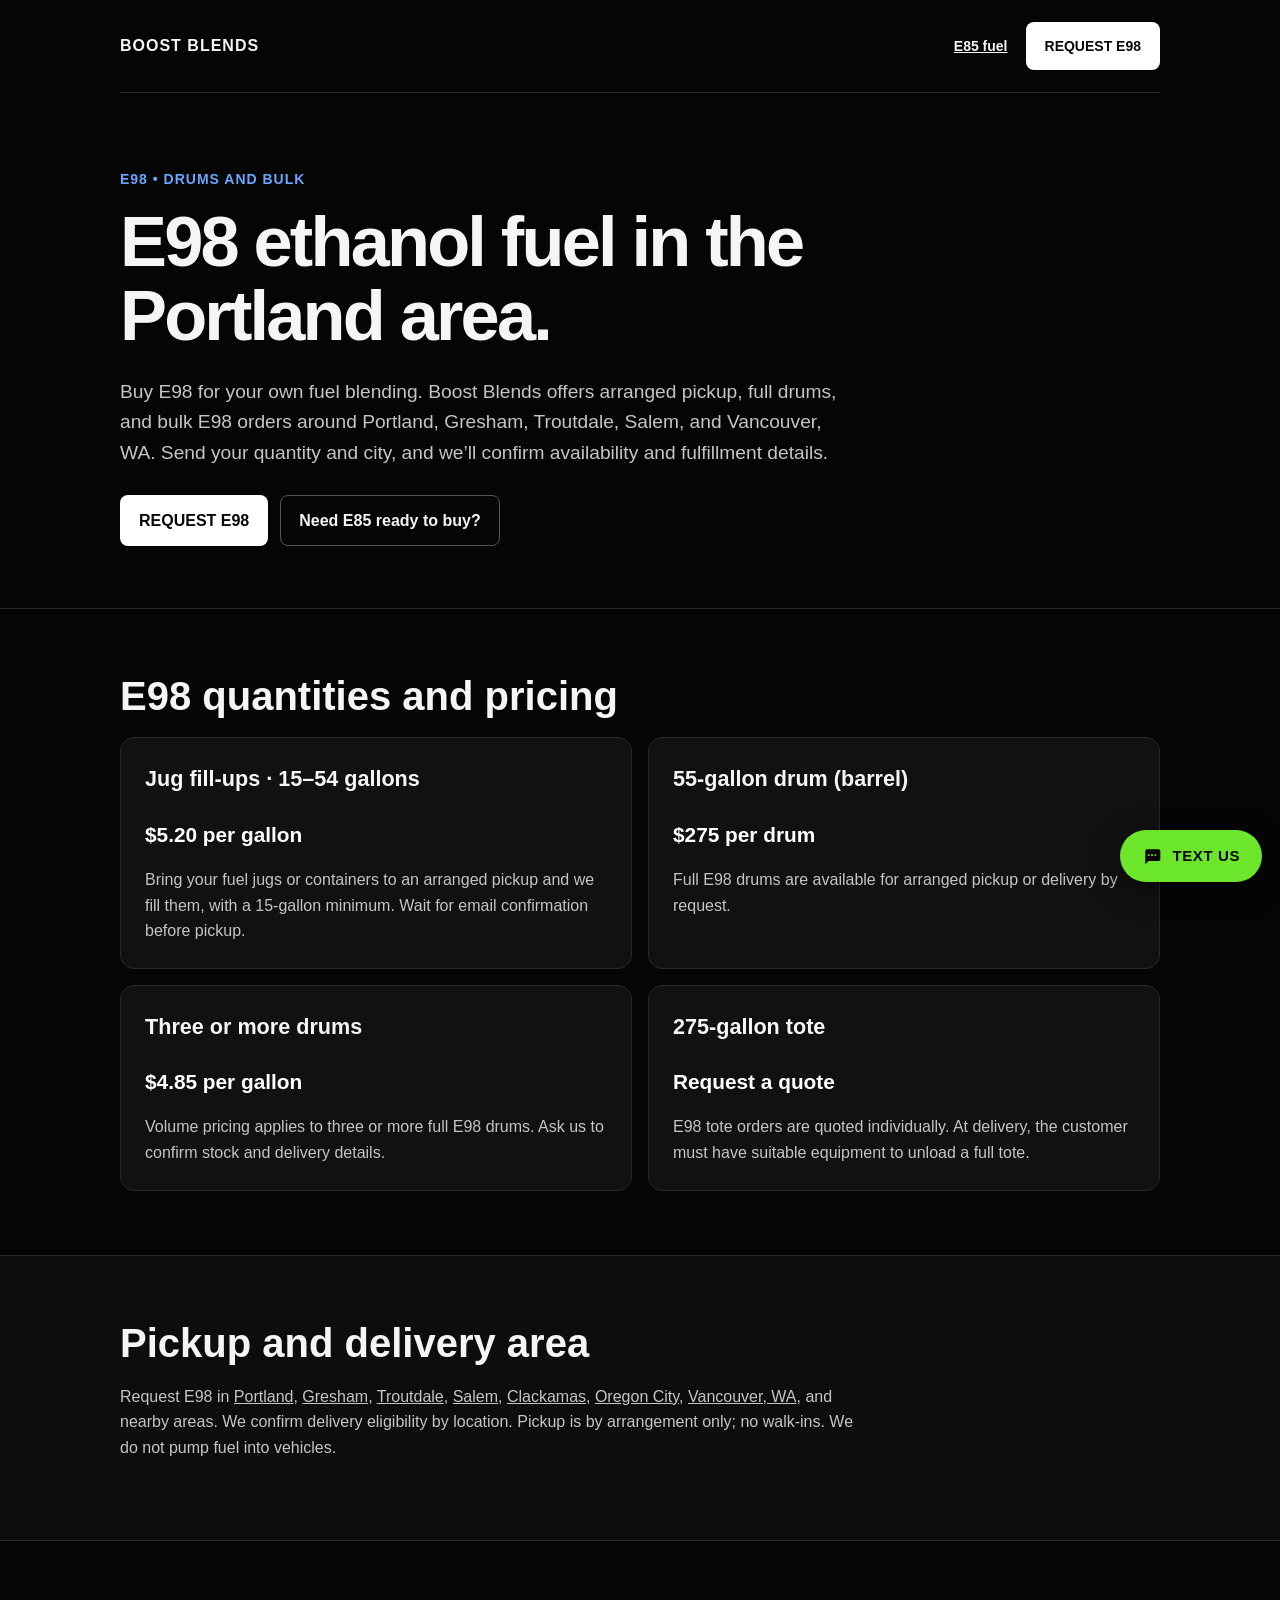
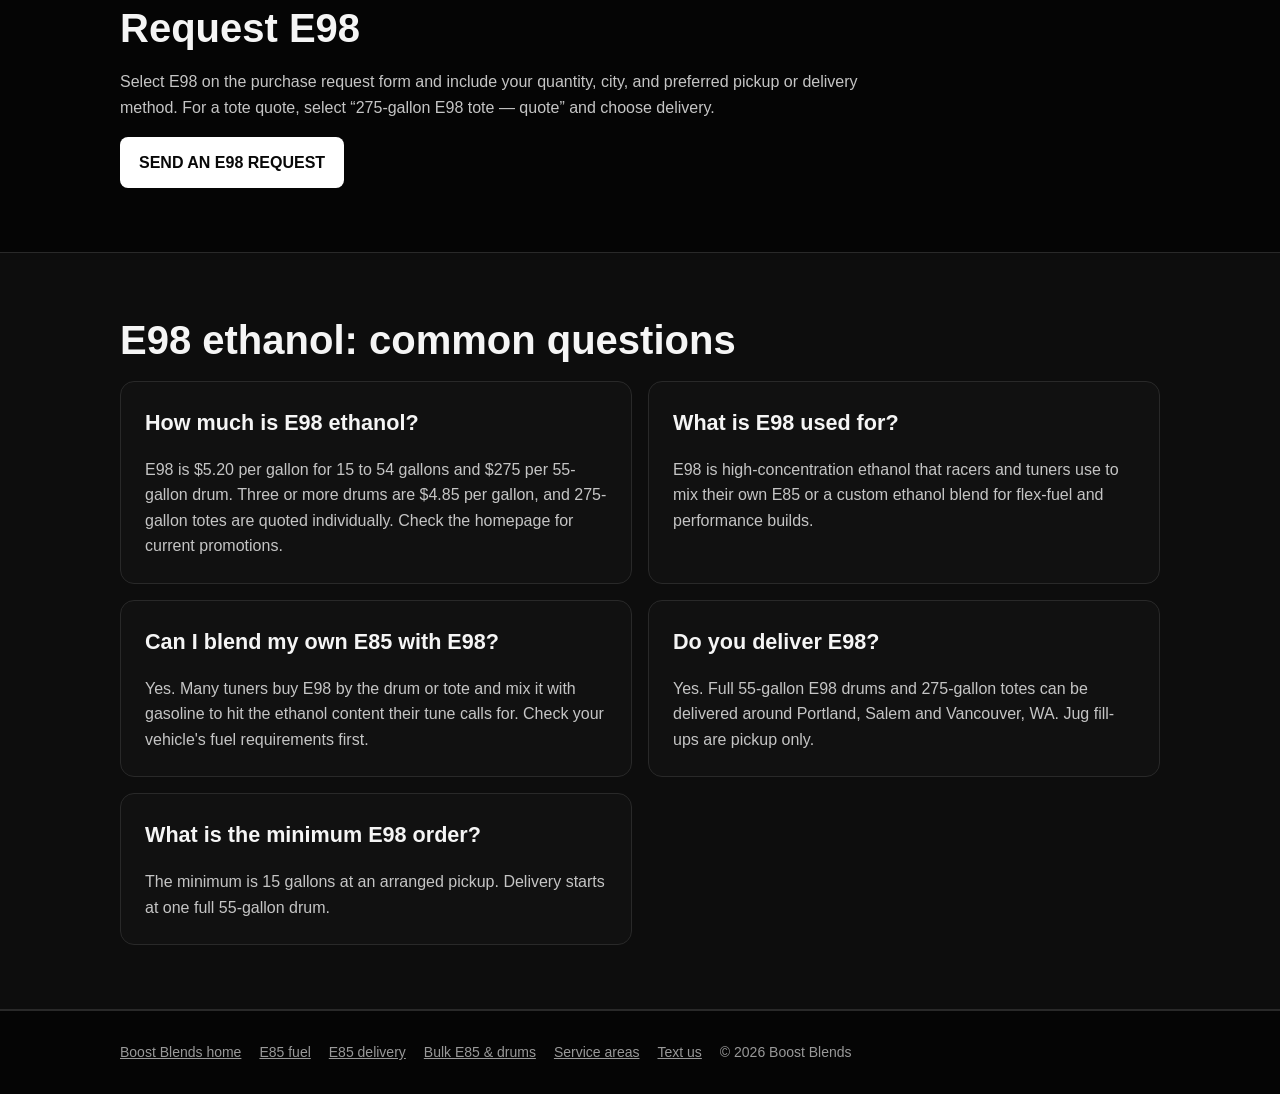
<file: e98.html>
<!doctype html><html lang="en"><head><script async src="https://www.googletagmanager.com/gtag/js?id=AW-18477456391"></script><script>window.dataLayer=window.dataLayer||[];function gtag(){dataLayer.push(arguments);}gtag('js',new Date());gtag('config','AW-18477456391');</script><meta charset="utf-8"><meta name="viewport" content="width=device-width,initial-scale=1"><title>E98 Ethanol Price, Drums & Bulk | Portland, Salem & Vancouver WA | Boost Blends</title><meta name="description" content="Buy E98 and bulk ethanol near Portland, Salem and Vancouver, WA. Jug fill-ups from 15 gallons, 55-gallon drums and barrels, or a 275-gallon tote by quote. Blend your own E85."><link rel="canonical" href="https://boostblendsfuel.com/e98.html"><meta property="og:type" content="website"><meta property="og:site_name" content="Boost Blends Fuel"><meta property="og:title" content="E98 Ethanol Price, Drums & Bulk | Portland, Salem & Vancouver WA | Boost Blends"><meta property="og:description" content="Buy E98 and bulk ethanol near Portland, Salem and Vancouver, WA. Jug fill-ups from 15 gallons, 55-gallon drums and barrels, or a 275-gallon tote by quote. Blend your own E85."><meta property="og:url" content="https://boostblendsfuel.com/e98.html"><meta property="og:image" content="https://boostblendsfuel.com/og-image.jpg"><meta property="og:image:width" content="1200"><meta property="og:image:height" content="628"><meta name="twitter:card" content="summary_large_image"><link rel="stylesheet" href="/product.css"><style>.sale,.promobar{display:none}.promo-on .was{text-decoration:line-through;text-decoration-color:#e3141b;text-decoration-thickness:3px;color:#777;margin-right:8px}.promo-on .sale{display:inline;color:#6be62a}.promo-on .promobar{display:block;background:#e3141b;color:#fff;text-align:center;font-weight:900;font-size:14px;padding:10px 16px;text-decoration:none}</style><script type="application/ld+json">{"@context":"https://schema.org","@type":"FAQPage","mainEntity":[{"@type":"Question","name":"How much is E98 ethanol?","acceptedAnswer":{"@type":"Answer","text":"E98 is $5.20 per gallon for 15 to 54 gallons and $275 per 55-gallon drum. Three or more drums are $4.85 per gallon, and 275-gallon totes are quoted individually. Check the homepage for current promotions."}},{"@type":"Question","name":"What is E98 used for?","acceptedAnswer":{"@type":"Answer","text":"E98 is high-concentration ethanol that racers and tuners use to mix their own E85 or a custom ethanol blend for flex-fuel and performance builds."}},{"@type":"Question","name":"Can I blend my own E85 with E98?","acceptedAnswer":{"@type":"Answer","text":"Yes. Many tuners buy E98 by the drum or tote and mix it with gasoline to hit the ethanol content their tune calls for. Check your vehicle's fuel requirements first."}},{"@type":"Question","name":"Do you deliver E98?","acceptedAnswer":{"@type":"Answer","text":"Yes. Full 55-gallon E98 drums and 275-gallon totes can be delivered around Portland, Salem and Vancouver, WA. Jug fill-ups are pickup only."}},{"@type":"Question","name":"What is the minimum E98 order?","acceptedAnswer":{"@type":"Answer","text":"The minimum is 15 gallons at an arranged pickup. Delivery starts at one full 55-gallon drum."}}]}</script><style>.textbar{position:fixed;z-index:60;right:18px;bottom:18px;display:flex;align-items:center;justify-content:center;gap:10px;background:#6be62a;color:#050505;font-weight:900;font-size:15px;letter-spacing:.6px;padding:14px 22px;border-radius:999px;text-decoration:none;box-shadow:0 8px 28px rgba(0,0,0,.5)}.textbar:hover{background:#7ff53c}.textbar svg{width:20px;height:20px;flex:none}@media(max-width:700px){.textbar{left:12px;right:12px;bottom:calc(12px + env(safe-area-inset-bottom));padding:15px 18px;font-size:16px}body{padding-bottom:84px}}</style></head><body><a class="promobar" href="/#promo">BULK DISCOUNT FOR EVERYONE: $4.65/GAL E85 &amp; E98 &middot; NOW THROUGH NOV 22 &rarr;</a><div class="wrap"><nav class="nav"><a class="brand" href="/">BOOST BLENDS</a><div class="navlinks"><a href="/e85.html">E85 fuel</a><a class="btn" href="/#request">REQUEST E98</a></div></nav></div><main><section class="hero"><div class="wrap"><div class="eyebrow">E98 • Drums and bulk</div><h1>E98 ethanol fuel in the Portland area.</h1><p class="intro">Buy E98 for your own fuel blending. Boost Blends offers arranged pickup, full drums, and bulk E98 orders around Portland, Gresham, Troutdale, Salem, and Vancouver, WA. Send your quantity and city, and we’ll confirm availability and fulfillment details.</p><div class="actions"><a class="btn" href="/#request">REQUEST E98</a><a class="secondary" href="/e85.html">Need E85 ready to buy?</a></div></div></section><section class="section"><div class="wrap"><h2>E98 quantities and pricing</h2><div class="grid"><div class="card"><h3>Jug fill-ups · 15–54 gallons</h3><p class="price"><span class="was">$5.20</span><span class="sale">$4.65</span> per gallon</p><p>Bring your fuel jugs or containers to an arranged pickup and we fill them, with a 15-gallon minimum. Wait for email confirmation before pickup.</p></div><div class="card"><h3>55-gallon drum (barrel)</h3><p class="price"><span class="was">$275</span><span class="sale">$255.75</span> per drum</p><p>Full E98 drums are available for arranged pickup or delivery by request.</p></div><div class="card"><h3>Three or more drums</h3><p class="price"><span class="was">$4.85</span><span class="sale">$4.65</span> per gallon</p><p>Volume pricing applies to three or more full E98 drums. Ask us to confirm stock and delivery details.</p></div><div class="card"><h3>275-gallon tote</h3><p class="price">Request a quote</p><p>E98 tote orders are quoted individually. At delivery, the customer must have suitable equipment to unload a full tote.</p></div></div></div></section><section class="section notice"><div class="wrap"><h2>Pickup and delivery area</h2><p>Request E98 in <a href="/e85-portland.html">Portland</a>, <a href="/e85-gresham.html">Gresham</a>, <a href="/e85-troutdale.html">Troutdale</a>, <a href="/e85-salem.html">Salem</a>, <a href="/e85-clackamas.html">Clackamas</a>, <a href="/e85-oregon-city.html">Oregon City</a>, <a href="/e85-vancouver-wa.html">Vancouver, WA</a>, and nearby areas. We confirm delivery eligibility by location. Pickup is by arrangement only; no walk-ins. We do not pump fuel into vehicles.</p></div></section><section class="section"><div class="wrap"><h2>Request E98</h2><p>Select E98 on the purchase request form and include your quantity, city, and preferred pickup or delivery method. For a tote quote, select “275-gallon E98 tote — quote” and choose delivery.</p><a class="btn" href="/#request">SEND AN E98 REQUEST</a></div></section><section class="section notice"><div class="wrap"><h2>E98 ethanol: common questions</h2><div class="grid"><div class="card"><h3>How much is E98 ethanol?</h3><p>E98 is $5.20 per gallon for 15 to 54 gallons and $275 per 55-gallon drum. Three or more drums are $4.85 per gallon, and 275-gallon totes are quoted individually. Check the homepage for current promotions.</p></div><div class="card"><h3>What is E98 used for?</h3><p>E98 is high-concentration ethanol that racers and tuners use to mix their own E85 or a custom ethanol blend for flex-fuel and performance builds.</p></div><div class="card"><h3>Can I blend my own E85 with E98?</h3><p>Yes. Many tuners buy E98 by the drum or tote and mix it with gasoline to hit the ethanol content their tune calls for. Check your vehicle's fuel requirements first.</p></div><div class="card"><h3>Do you deliver E98?</h3><p>Yes. Full 55-gallon E98 drums and 275-gallon totes can be delivered around Portland, Salem and Vancouver, WA. Jug fill-ups are pickup only.</p></div><div class="card"><h3>What is the minimum E98 order?</h3><p>The minimum is 15 gallons at an arranged pickup. Delivery starts at one full 55-gallon drum.</p></div></div></div></section></main><footer class="footer"><div class="wrap"><a href="/">Boost Blends home</a><a href="/e85.html">E85 fuel</a><a href="/e85-delivery.html">E85 delivery</a><a href="/bulk-e85.html">Bulk E85 &amp; drums</a><a href="/areas.html">Service areas</a><a href="sms:+19712021317">Text us</a><span>© 2026 Boost Blends</span></div></footer><script>if(new Date()<new Date('2026-11-23T00:00:00-08:00'))document.body.classList.add('promo-on');</script><script>document.addEventListener('click',function(e){var a=e.target.closest&&e.target.closest('a[href^="sms:"]');if(a&&typeof gtag==='function')gtag('event','text_us_click');});</script><a class="textbar" href="sms:+19712021317" aria-label="Text Boost Blends"><svg viewBox="0 0 24 24" fill="currentColor" aria-hidden="true"><path d="M4 4h16a2 2 0 0 1 2 2v10a2 2 0 0 1-2 2H8l-4 4V6a2 2 0 0 1 2-2zm3 6v2h2v-2H7zm4 0v2h2v-2h-2zm4 0v2h2v-2h-2z"/></svg>TEXT US</a></body></html>
</file>
<file: product.css>
*{box-sizing:border-box}html{scroll-behavior:smooth}body{margin:0;background:#050505;color:#f5f5f5;font:16px/1.6 Arial,Helvetica,sans-serif}a{color:inherit}.wrap{width:min(100% - 40px,1040px);margin:auto}.nav{display:flex;justify-content:space-between;align-items:center;gap:18px;padding:22px 0;border-bottom:1px solid #292929}.brand{font-weight:900;letter-spacing:1px;text-decoration:none}.navlinks{display:flex;gap:18px;align-items:center;flex-wrap:wrap}.navlinks a{font-size:14px;font-weight:700}.btn{display:inline-block;background:#fff;color:#080808;padding:13px 19px;border-radius:8px;font-weight:900;text-decoration:none}.hero{padding:75px 0 62px;border-bottom:1px solid #292929}.eyebrow{color:#68a7ff;font-size:14px;font-weight:900;text-transform:uppercase;letter-spacing:1px}h1{font-size:clamp(2.5rem,7vw,4.4rem);line-height:1.05;letter-spacing:-.04em;max-width:850px;margin:14px 0 24px}h2{font-size:clamp(1.9rem,4vw,2.5rem);line-height:1.15;margin:0 0 18px}h3{font-size:1.35rem;margin:0 0 10px}p{color:#c5c5c5;max-width:740px}.intro{font-size:1.2rem}.actions{display:flex;gap:12px;flex-wrap:wrap;margin-top:26px}.secondary{border:1px solid #555;border-radius:8px;padding:12px 18px;font-weight:800;text-decoration:none}.section{padding:64px 0}.grid{display:grid;grid-template-columns:repeat(2,minmax(0,1fr));gap:16px}.card{background:#111;border:1px solid #292929;border-radius:14px;padding:24px}.card p{margin-bottom:0}.price{color:#fff;font-size:1.3rem;font-weight:900}.notice{border-top:1px solid #292929;border-bottom:1px solid #292929;background:#0d0d0d}.footer{border-top:1px solid #292929;padding:30px 0;color:#999;font-size:14px}.footer a{margin-right:18px}@media(max-width:700px){.nav{align-items:flex-start;flex-direction:column}.hero{padding:54px 0}.section{padding:48px 0}.grid{grid-template-columns:1fr}}
</file>
